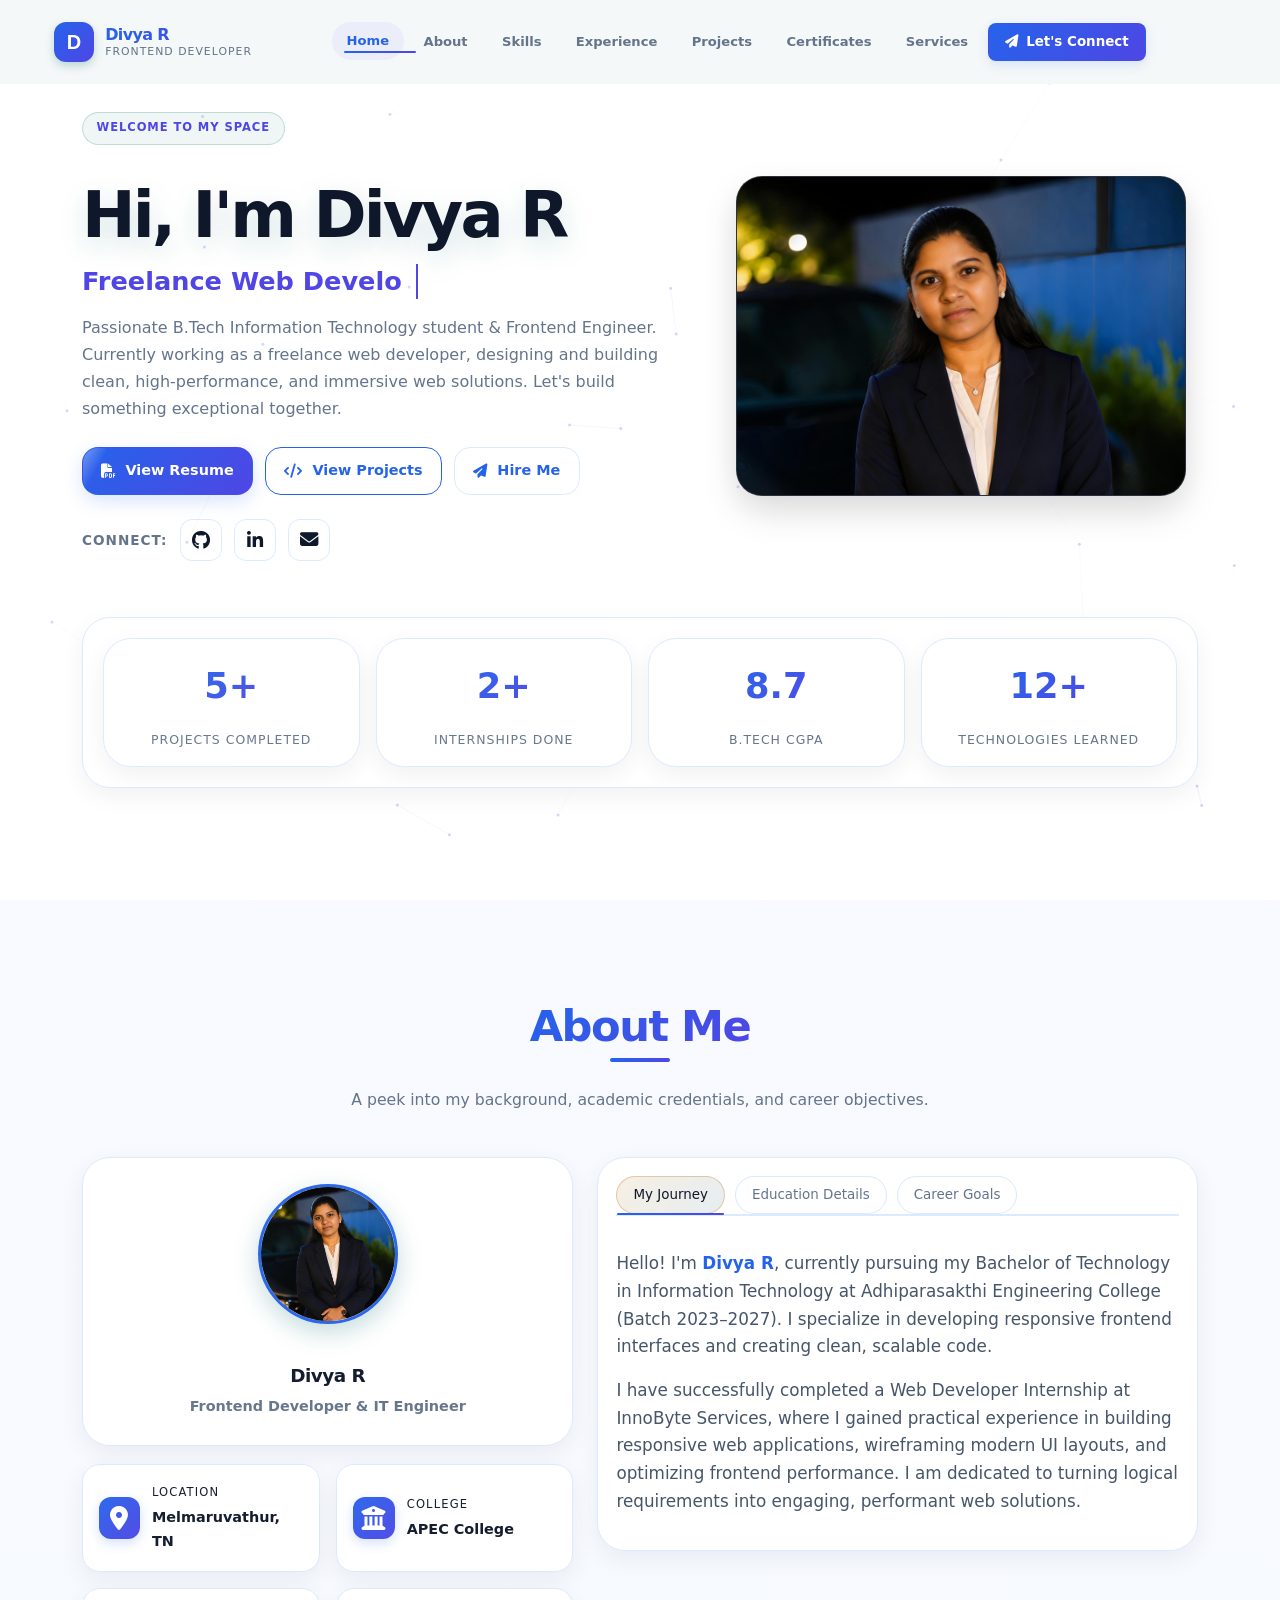
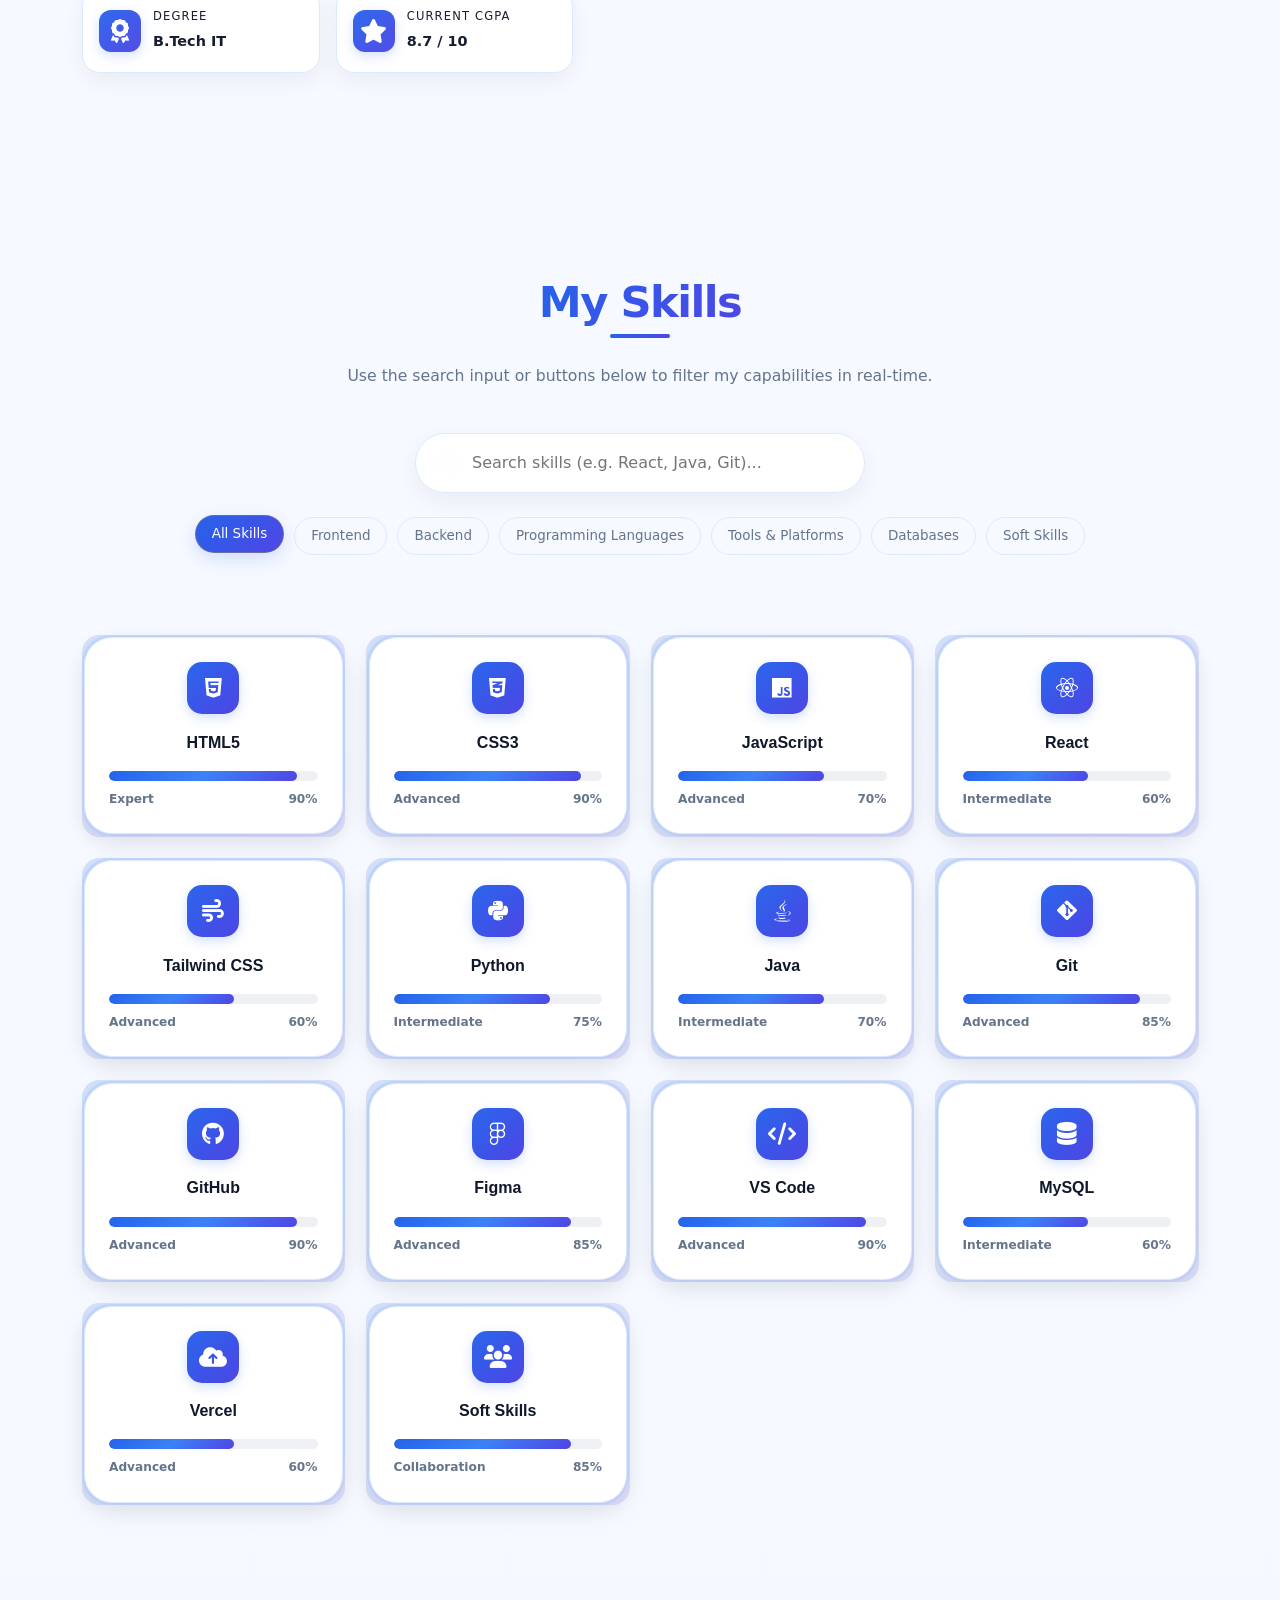
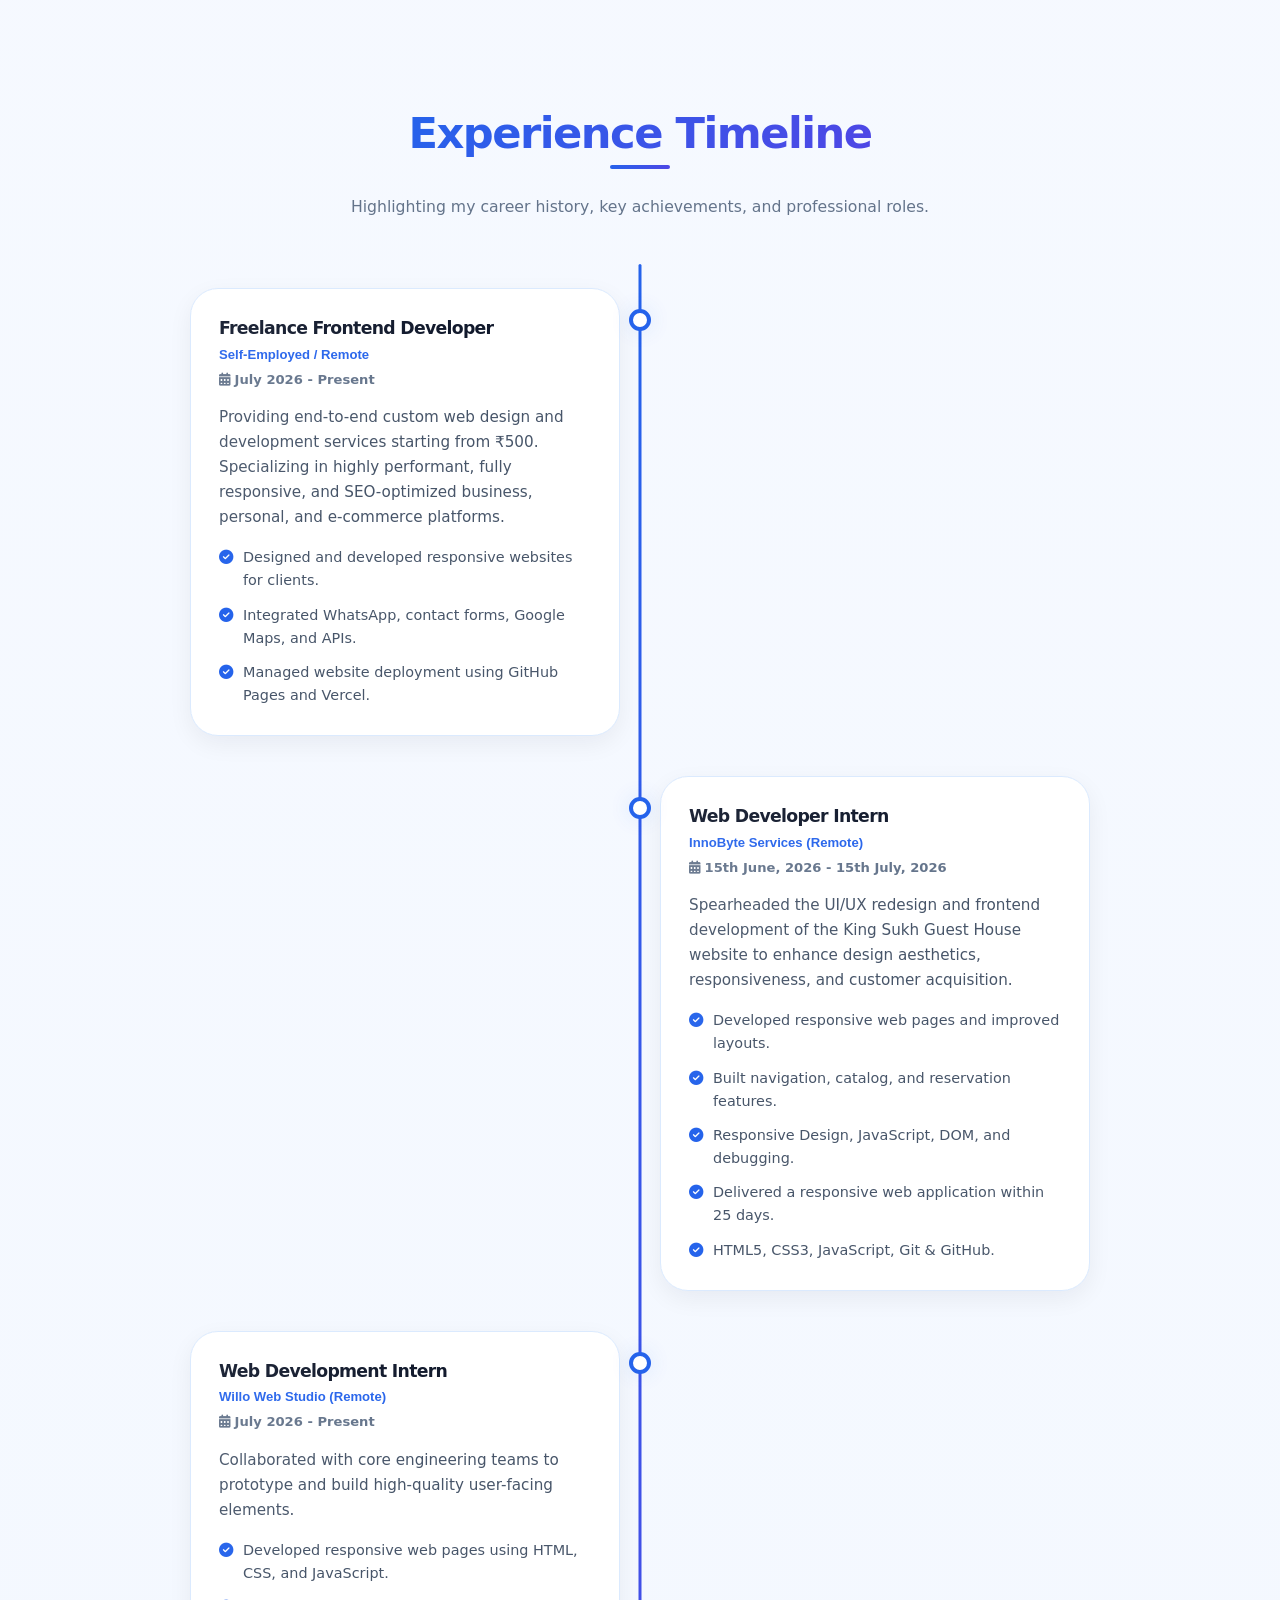
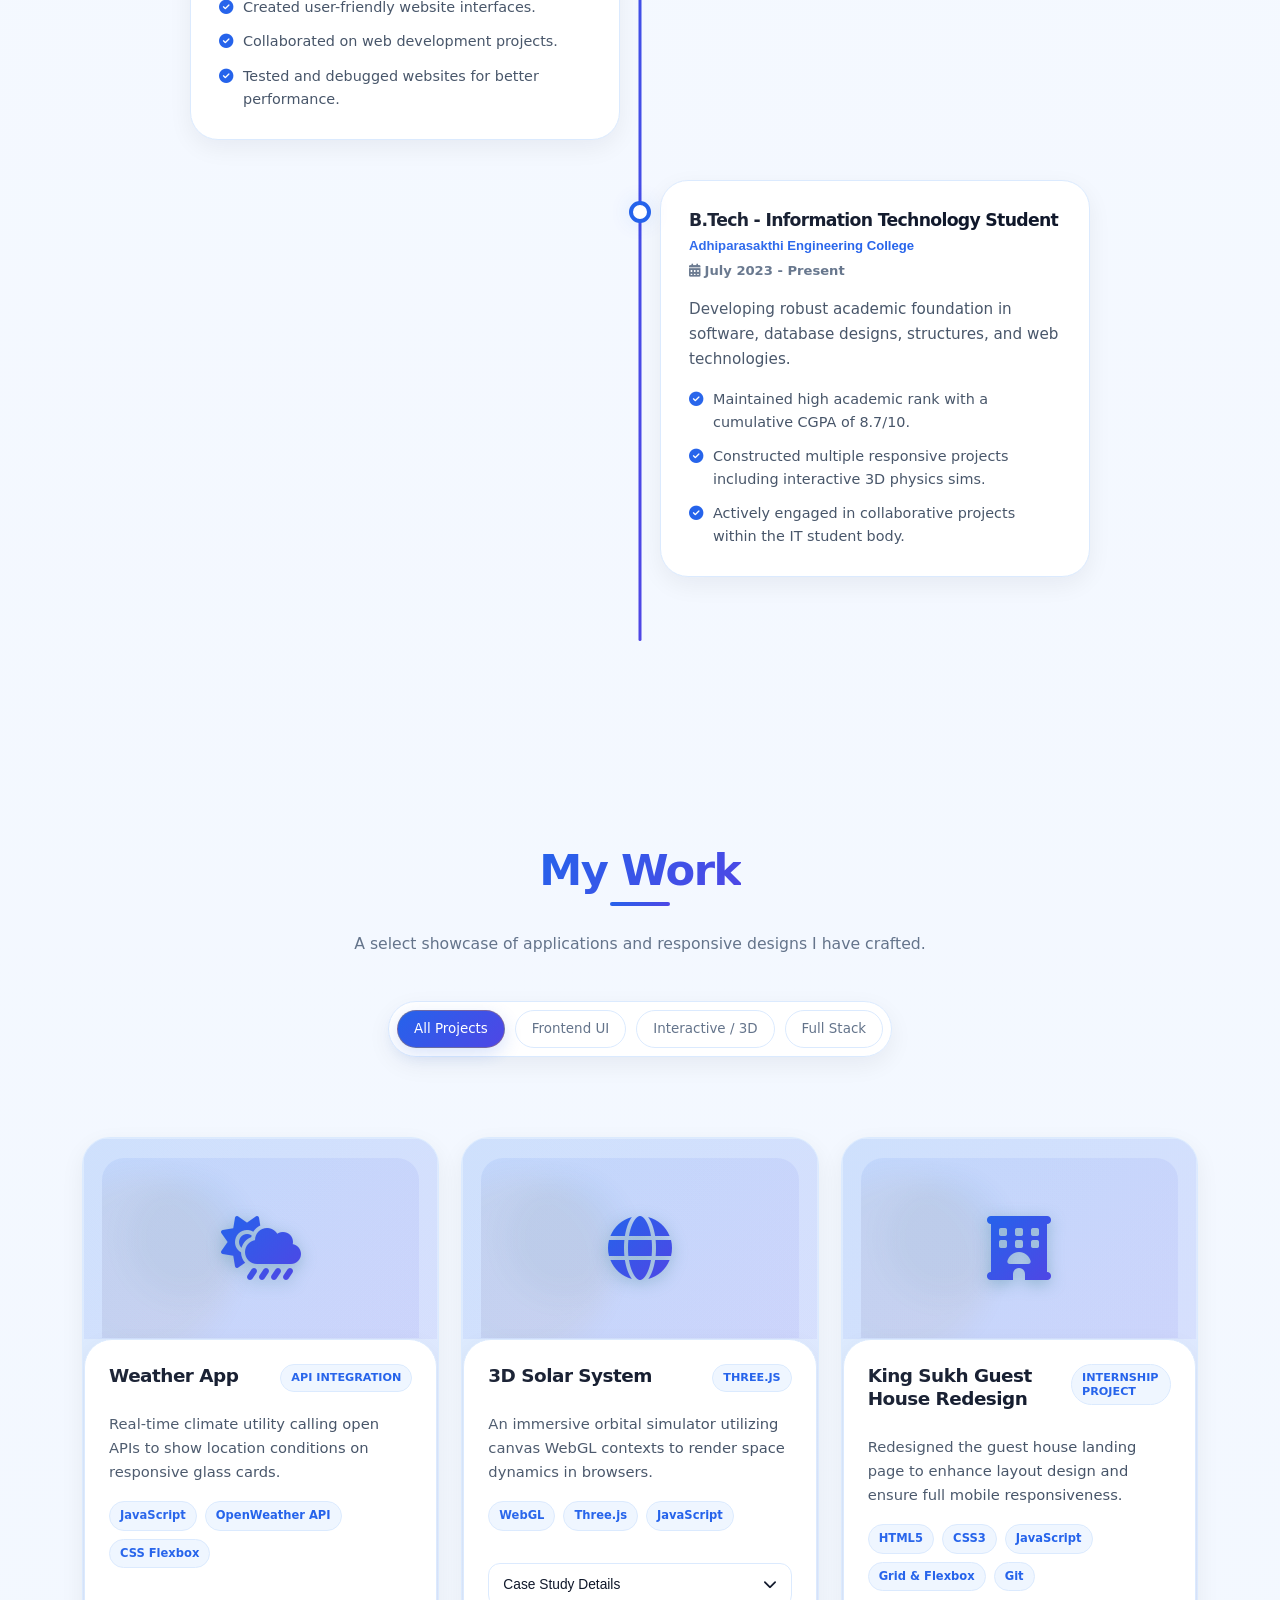
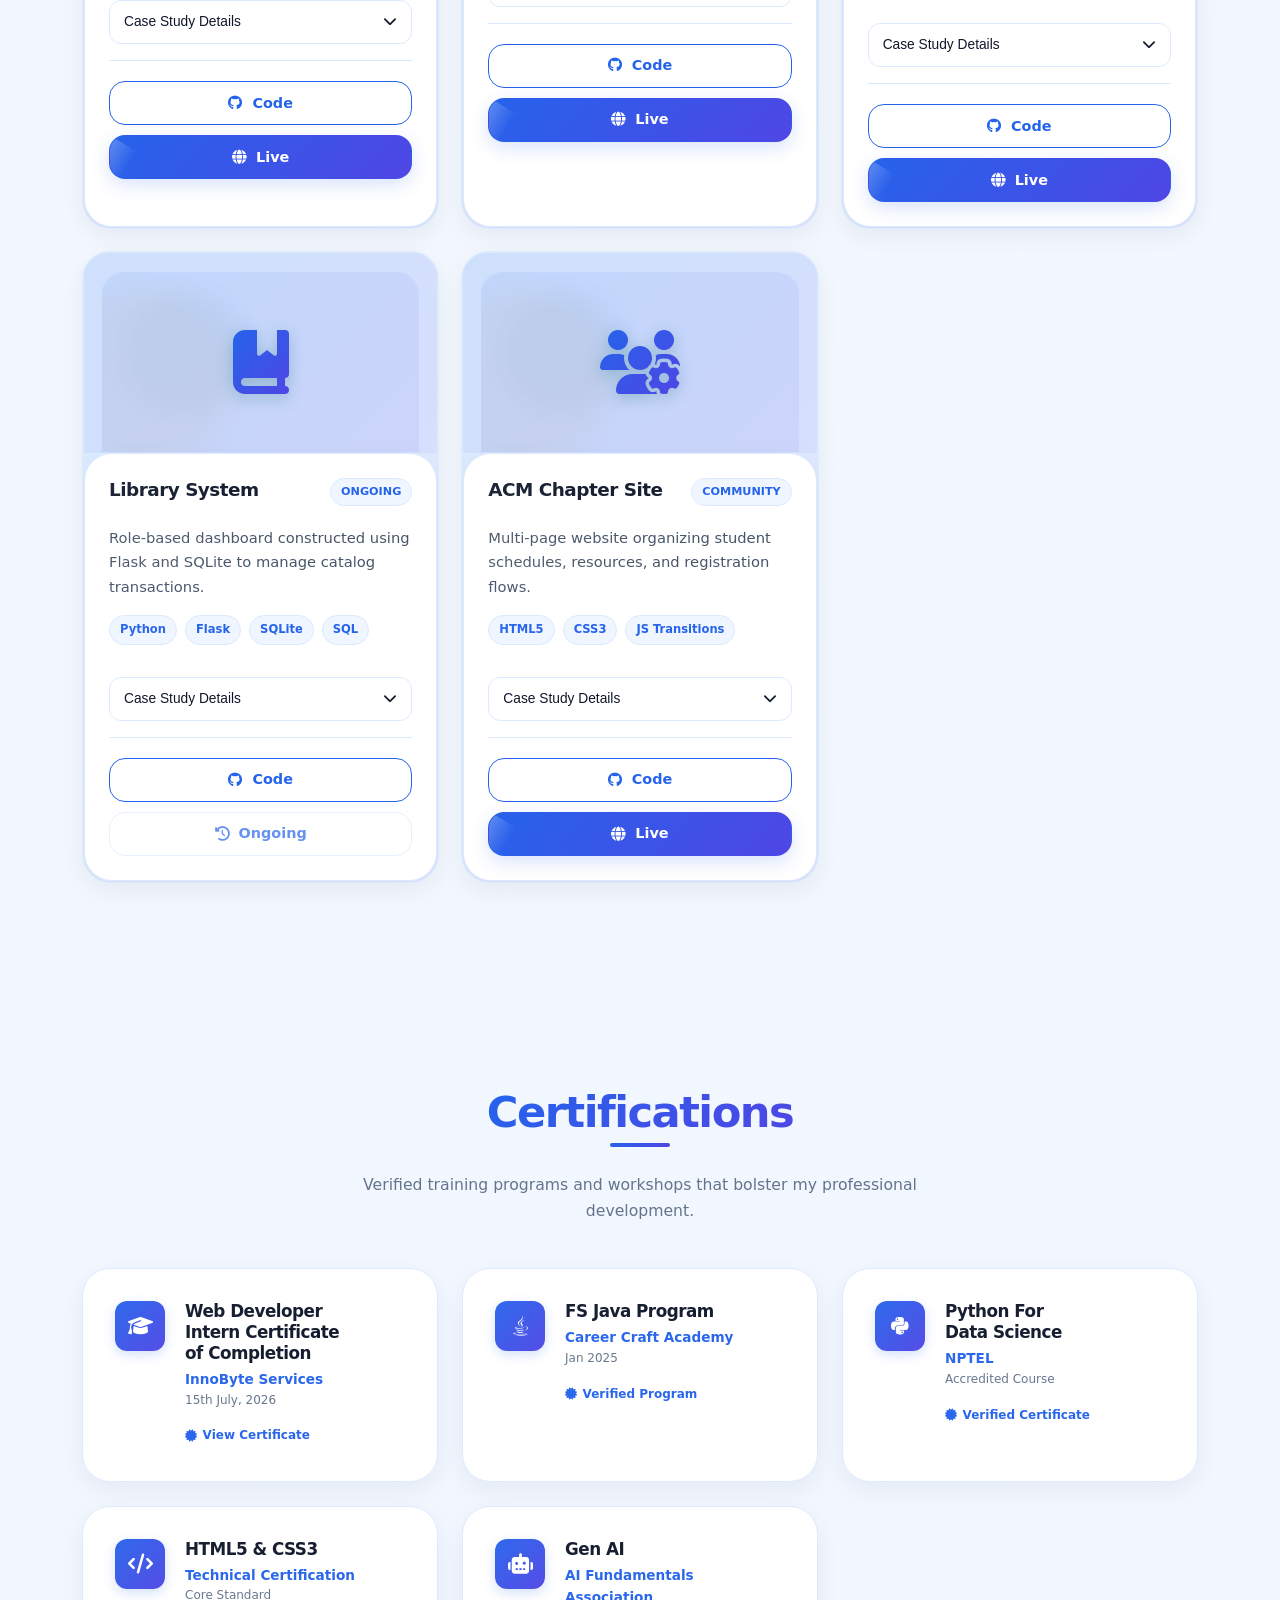
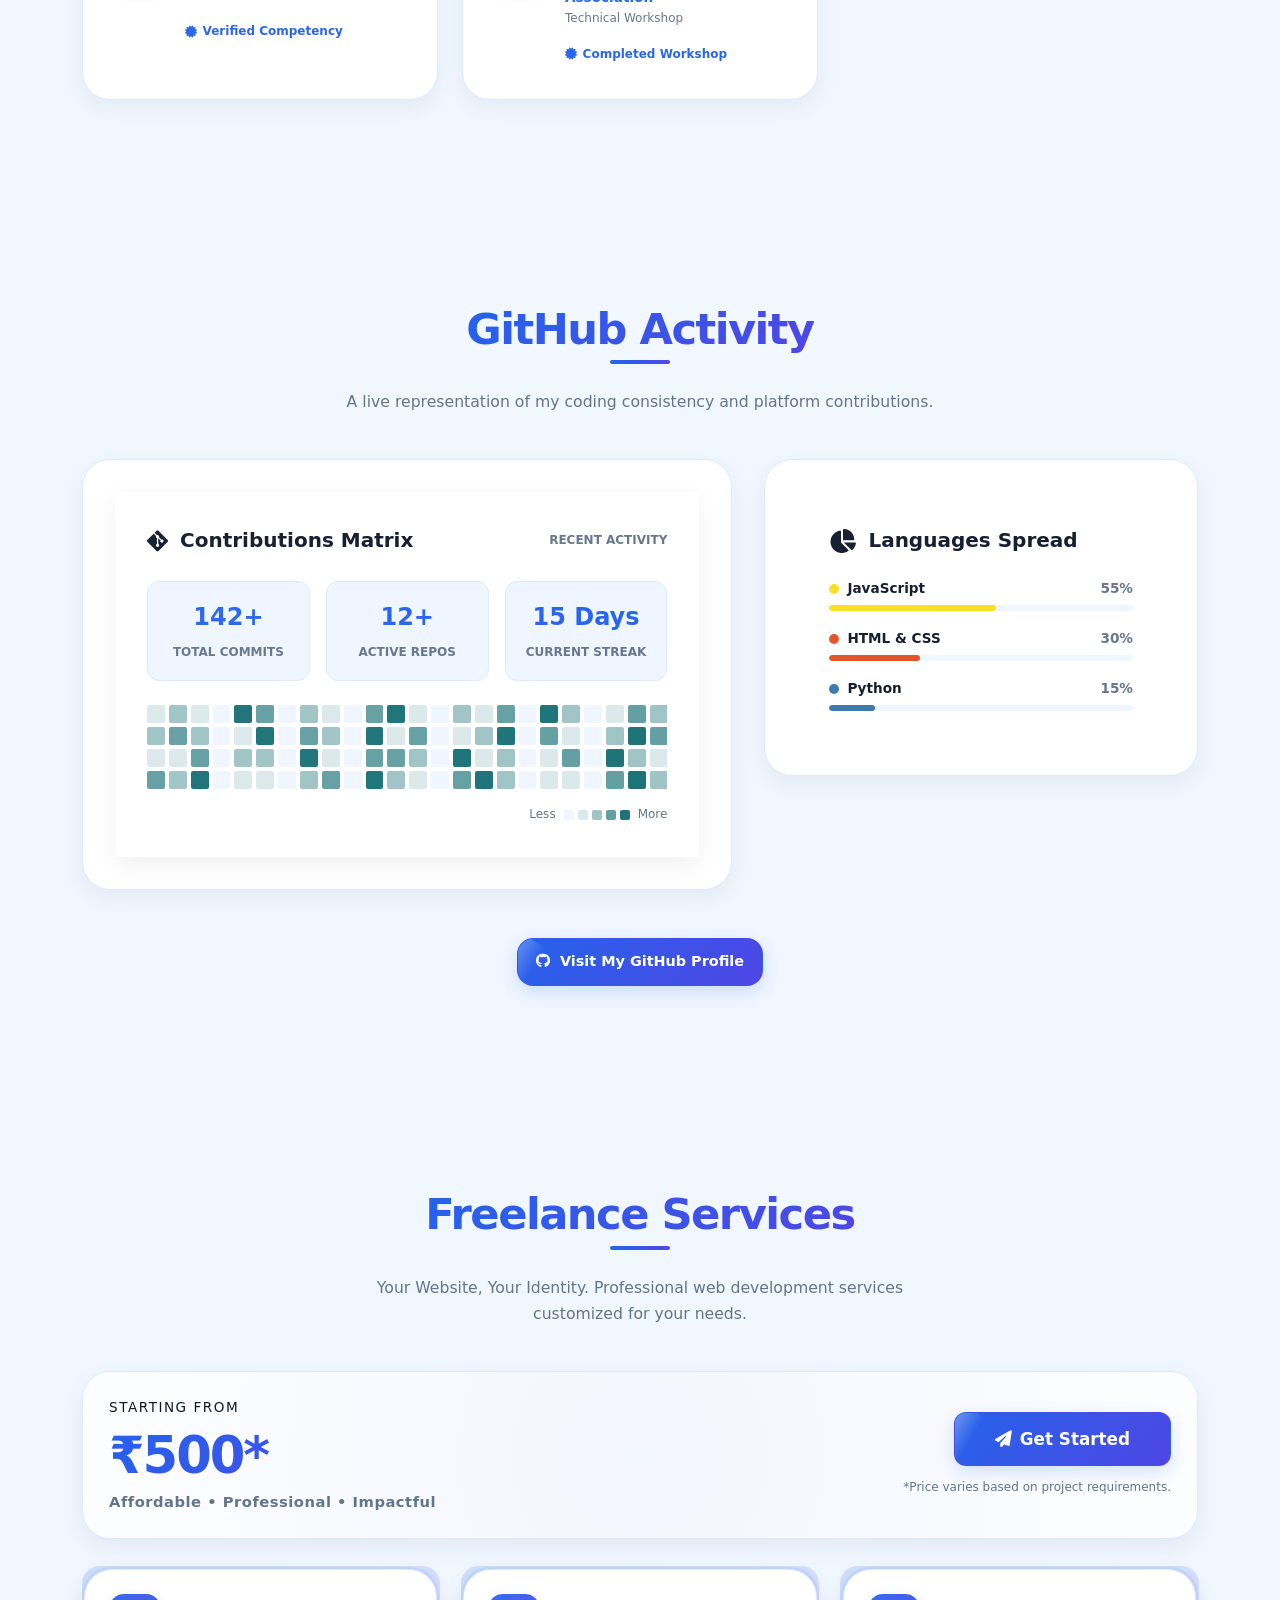
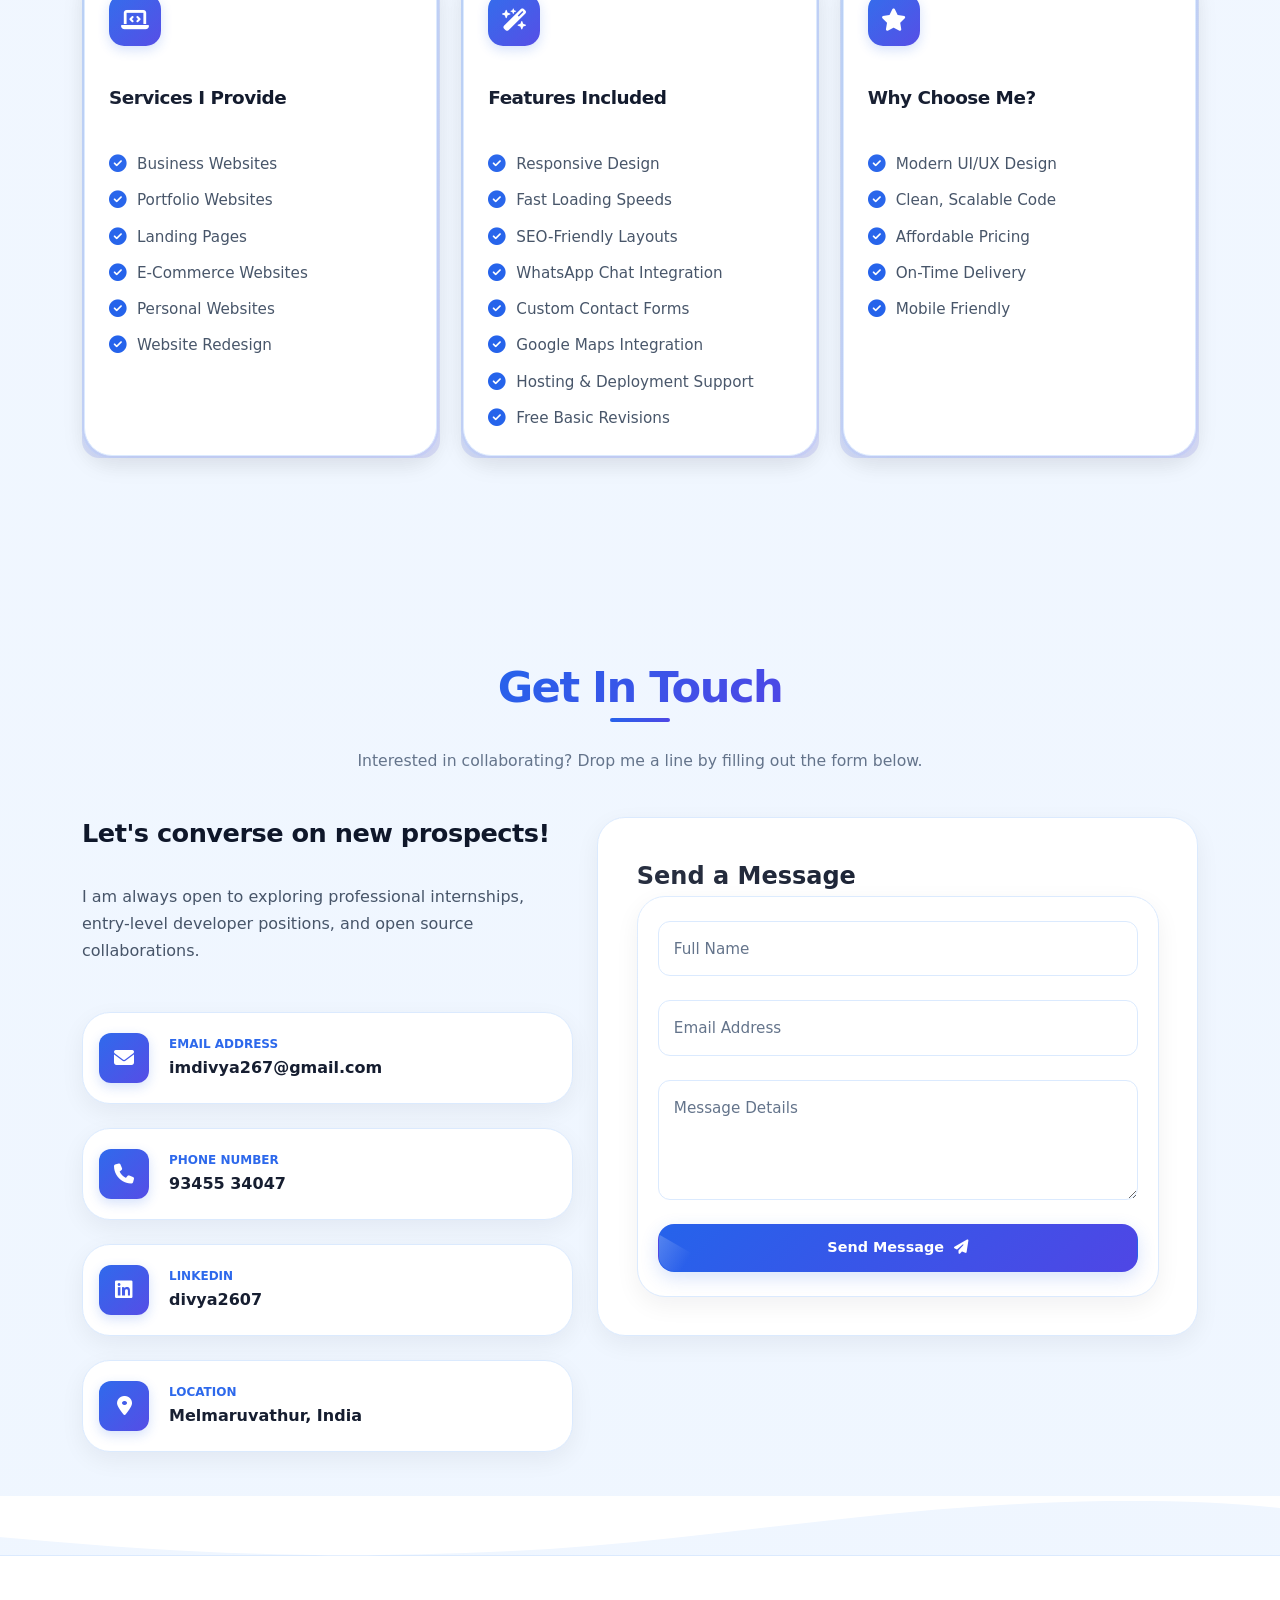
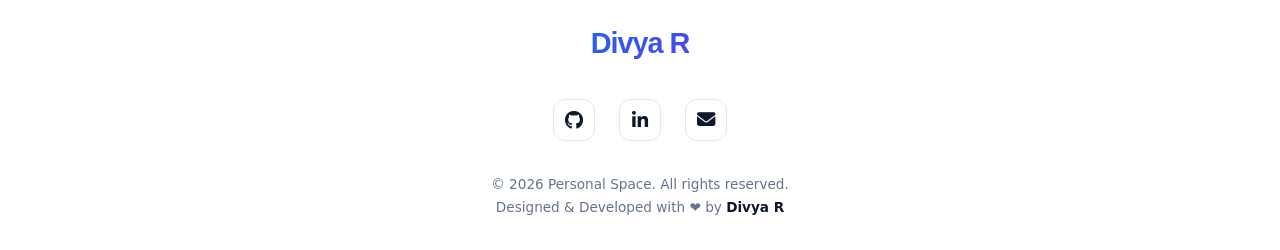
<file: index.html>
<!DOCTYPE html>
<html lang="en" data-theme="light">

<head>
  <!-- 1. Core Meta Tags -->
  <meta charset="UTF-8">
  <meta name="viewport" content="width=device-width, initial-scale=1.0">
  <meta name="description"
    content="Explore the portfolio of Divya R, a freelance frontend developer and B.Tech Information Technology student in Tamil Nadu, India. View responsive web projects, UI/UX work, skills, and contact details.">
  <meta name="author" content="Divya R">
  <meta name="robots" content="index, follow">
  <meta name="theme-color" content="#F5F8F8">
  <link rel="canonical" href="https://divya-portfolio-omega-ten.vercel.app/">

  <title>Divya R | Frontend Developer in Tamil Nadu, India</title>

  <!-- 2. Security Meta Tags -->
  <meta http-equiv="Content-Security-Policy" content="default-src 'self'; script-src 'self' 'unsafe-inline' https://cdn.jsdelivr.net https://www.googletagmanager.com; style-src 'self' 'unsafe-inline' https://fonts.googleapis.com https://cdnjs.cloudflare.com; font-src 'self' https://fonts.gstatic.com https://cdnjs.cloudflare.com; img-src 'self' data: https://divyaharina.github.io; connect-src 'self' https://api.web3forms.com https://api.emailjs.com https://www.google-analytics.com; upgrade-insecure-requests;">

  <!-- 3. Open Graph / Facebook / LinkedIn / WhatsApp Preview -->
  <meta property="og:type" content="website">
  <meta property="og:url" content="https://divya-portfolio-omega-ten.vercel.app/">
  <meta property="og:title" content="Divya R | Frontend Developer in Tamil Nadu, India">
  <meta property="og:description"
    content="Explore Divya R's frontend development portfolio, featuring responsive web projects, UI/UX work, skills, and contact details.">
  <meta property="og:image" content="https://divya-portfolio-omega-ten.vercel.app/assets/image.png">
  <meta property="og:image:alt" content="Divya R, freelance frontend developer">
  <meta property="og:locale" content="en_IN">
  <meta property="og:site_name" content="Divya R Portfolio">

  <!-- 4. Twitter Cards (X Preview) -->
  <meta name="twitter:card" content="summary_large_image">
  <meta name="twitter:url" content="https://divya-portfolio-omega-ten.vercel.app/">
  <meta name="twitter:title" content="Divya R | Frontend Developer in Tamil Nadu, India">
  <meta name="twitter:description"
    content="Explore Divya R's frontend development portfolio, featuring responsive web projects, UI/UX work, skills, and contact details.">
  <meta name="twitter:image" content="https://divya-portfolio-omega-ten.vercel.app/assets/image.png">
  <meta name="twitter:image:alt" content="Divya R, freelance frontend developer">

  <!-- 5. Favicon & Progressive Web App (PWA) Support -->
  <link rel="shortcut icon" href="./favicon.ico" type="image/x-icon">
  <link rel="icon" type="image/png" href="./favicon.png">
  <link rel="icon" type="image/png" sizes="32x32" href="./assets/favicon-32x32.png">
  <link rel="icon" type="image/png" sizes="16x16" href="./assets/favicon-16x16.png">
  <link rel="apple-touch-icon" sizes="180x180" href="./assets/apple-touch-icon.png">
  <link rel="manifest" href="./manifest.webmanifest">

  <!-- 6. Preload Critical Styles & Google Fonts (Performance Optimization) -->
  <link rel="preload" href="css/style.css" as="style">
  <link rel="stylesheet" href="css/style.css">
  <link rel="preconnect" href="https://fonts.googleapis.com">
  <link rel="preconnect" href="https://fonts.gstatic.com" crossorigin>
  <link rel="preload"
    href="https://fonts.googleapis.com/css2?family=Montserrat:wght@400;600;700;800&family=Poppins:wght@300;400;500;600;700&display=swap"
    as="style" onload="this.onload=null;this.rel='stylesheet'">
  <noscript>
    <link rel="stylesheet"
      href="https://fonts.googleapis.com/css2?family=Montserrat:wght@400;600;700;800&family=Poppins:wght@300;400;500;600;700&display=swap">
  </noscript>

  <!-- Font Awesome Icons -->
  <link rel="stylesheet" href="https://cdnjs.cloudflare.com/ajax/libs/font-awesome/6.4.0/css/all.min.css">

  <!-- 7. JSON-LD Structured Data -->
  <script type="application/ld+json">
  {
    "@context": "https://schema.org",
    "@graph": [
      {
        "@type": "ProfilePage",
        "@id": "https://divya-portfolio-omega-ten.vercel.app/#profile",
        "url": "https://divya-portfolio-omega-ten.vercel.app/",
        "name": "Divya R | Frontend Developer in Tamil Nadu, India",
        "mainEntity": { "@id": "https://divya-portfolio-omega-ten.vercel.app/#person" }
      },
      {
        "@type": "Person",
        "@id": "https://divya-portfolio-omega-ten.vercel.app/#person",
        "name": "Divya R",
        "description": "Freelance frontend developer and B.Tech Information Technology student in Tamil Nadu, India.",
        "jobTitle": "Frontend Developer",
        "email": "divyaharina267@gmail.com",
        "url": "https://divya-portfolio-omega-ten.vercel.app/",
        "image": "https://divya-portfolio-omega-ten.vercel.app/assets/image.png",
        "nationality": "Indian",
        "affiliation": {
          "@type": "CollegeOrUniversity",
          "name": "Adhiparasakthi Engineering College",
          "address": {
            "@type": "PostalAddress",
            "addressLocality": "Melmaruvathur",
            "addressRegion": "Tamil Nadu",
            "addressCountry": "IN"
          }
        },
        "sameAs": [
          "https://github.com/DIVYAHARINA",
          "https://www.linkedin.com/in/divya2607/"
        ],
        "knowsAbout": [
          "Frontend Development",
          "Web Development",
          "HTML5",
          "CSS3",
          "JavaScript",
          "React.js",
          "Responsive Web Design",
          "Git",
          "GitHub"
        ]
      }
    ]
  }
  </script>

  <!-- 8. Google Analytics (GA4) Integration -->
  <script async src="https://www.googletagmanager.com/gtag/js?id=G-XXXXXXXXXX"></script>
  <script>
    window.dataLayer = window.dataLayer || [];
    function gtag(){dataLayer.push(arguments);}
    gtag('js', new Date());
    gtag('config', 'G-XXXXXXXXXX');
  </script>
</head>

<body>

  <!-- 1. LOADING SCREEN PRELOADER -->
  <div class="preloader" id="preloader">
    <div class="loader-logo">DIVYA.R</div>
    <div class="loader-bar-bg">
      <div class="loader-bar"></div>
    </div>
  </div>

  <!-- 2. SCROLL PROGRESS BAR -->
  <div class="scroll-progress-bar" id="scrollProgress"></div>

  <!-- 3. CANVAS FOR INTERACTIVE PARTICLES BACKGROUND -->
  <canvas id="particles-canvas"></canvas>
  <div class="cursor-glow" id="cursorGlow"></div>

  <!-- 4. NAVIGATION BAR -->
  <header class="header" id="header">
    <div class="container header-content">
      <a href="#home" class="logo-container">
        <div class="logo-icon">D</div>
        <div class="logo-text">
          <span class="logo-title">Divya R</span>
          <span class="logo-sub">Frontend Developer</span>
        </div>
      </a>

      <nav class="nav-wrapper">
        <ul class="nav-menu" id="navMenu">
          <li><a href="#home" class="nav-link active">Home</a></li>
          <li><a href="#about" class="nav-link">About</a></li>
          <li><a href="#skills" class="nav-link">Skills</a></li>
          <li><a href="#experience" class="nav-link">Experience</a></li>
          <li><a href="#projects" class="nav-link">Projects</a></li>
          <li><a href="#certificates" class="nav-link">Certificates</a></li>
          <li><a href="#services" class="nav-link">Services</a></li>
          <li><a href="#contact" class="nav-link nav-connect-btn"><i class="fa-solid fa-paper-plane"></i> Let's Connect</a></li>
        </ul>
      </nav>

      <div class="header-actions">
        <button class="menu-toggle" id="menuToggleBtn" aria-label="Toggle Mobile Menu">
          <span></span>
          <span></span>
          <span></span>
        </button>
      </div>
    </div>
  </header>

  <!-- 5. HERO SECTION -->
  <section class="hero section" id="home">
    <div class="container">
      <div class="hero-grid">
        <div class="hero-text reveal">
          <span class="hero-hello">Welcome to my space</span>
          <h1 class="hero-name">Hi, I'm Divya R</h1>
          <div class="hero-title-wrap">
            <span id="role-text">Frontend Developer</span>
            <span class="hero-role-cursor"></span>
          </div>
          <p class="hero-desc">
            Passionate B.Tech Information Technology student & Frontend Engineer. Currently working as a freelance web developer, designing and building clean, high-performance, and immersive web solutions. Let's build something exceptional together.
          </p>
          <div class="hero-btns">
            <button class="btn btn-primary" id="viewResumeBtn">
              <i class="fa-solid fa-file-pdf"></i> View Resume
            </button>
            <a href="#projects" class="btn btn-secondary">
              <i class="fa-solid fa-code"></i> View Projects
            </a>
            <a href="#contact" class="btn btn-glass">
              <i class="fa-solid fa-paper-plane"></i> Hire Me
            </a>
          </div>
          <div class="hero-socials">
            <span class="hero-socials-label">Connect:</span>
            <a href="https://github.com/DIVYAHARINA" target="_blank" class="social-icon" aria-label="GitHub">
              <i class="fa-brands fa-github"></i>
            </a>
            <a href="https://www.linkedin.com/in/divya2607/" target="_blank" class="social-icon" aria-label="LinkedIn">
              <i class="fa-brands fa-linkedin-in"></i>
            </a>
            <a href="mailto:divyaharina267@gmail.com" class="social-icon" aria-label="Email">
              <i class="fa-solid fa-envelope"></i>
            </a>
          </div>
        </div>

        <div class="hero-avatar-container zoom-in">
          <div class="avatar-wrapper">
            <div class="avatar-border-gradient"></div>
            <div class="avatar-inner">
              <!-- Divya R's Profile Photo -->
              <img src="assets/image.png" alt="Divya R - Frontend Developer Portfolio Photo" width="320" height="320" style="width: 100%; height: 100%; object-fit: cover;">
            </div>
          </div>
        </div>
      </div>

      <!-- HERO STATS CARD -->
      <div class="hero-stats glass-card reveal">
        <div class="stat-item">
          <span class="stat-number" data-target="5">0</span>
          <span class="stat-label">Projects Completed</span>
        </div>
        <div class="stat-item">
          <span class="stat-number" data-target="2">0</span>
          <span class="stat-label">Internships Done</span>
        </div>
        <div class="stat-item">
          <span class="stat-number" data-target="8.7" data-decimals="1">0</span>
          <span class="stat-label">B.Tech CGPA</span>
        </div>
        <div class="stat-item">
          <span class="stat-number" data-target="12">0</span>
          <span class="stat-label">Technologies Learned</span>
        </div>
      </div>
    </div>
  </section>

  <!-- ===================== ABOUT SECTION ===================== -->
  <section class="about section" id="about">
    <div class="container">
      <div class="section-title reveal">
        <h2>About Me</h2>
        <p>A peek into my background, academic credentials, and career objectives.</p>
      </div>

      <div class="about-grid">
        <div class="about-left reveal">
          <div class="glass-card about-pic-card" style="text-align: center;">
            <div class="about-pic-inner"
              style="overflow: hidden; border-radius: 50%; width: 140px; height: 140px; margin: 0 auto 1.5rem; border: 3px solid var(--primary); display: flex; align-items: center; justify-content: center; background: rgba(255, 255, 255, 0.03);">
              <img src="assets/image.png" alt="Divya R - B.Tech IT Student & Frontend Developer" width="140" height="140" loading="lazy" style="width: 100%; height: 100%; object-fit: cover;">
            </div>
            <h3>Divya R</h3>
            <p>Frontend Developer & IT Engineer</p>
          </div>

          <div class="about-quick-facts">
            <div class="glass-card fact-item">
              <div class="fact-icon"><i class="fa-solid fa-location-dot"></i></div>
              <div class="fact-details">
                <span class="fact-title">Location</span>
                <span class="fact-value">Melmaruvathur, TN</span>
              </div>
            </div>
            <div class="glass-card fact-item">
              <div class="fact-icon"><i class="fa-solid fa-university"></i></div>
              <div class="fact-details">
                <span class="fact-title">College</span>
                <span class="fact-value">APEC College</span>
              </div>
            </div>
            <div class="glass-card fact-item">
              <div class="fact-icon"><i class="fa-solid fa-award"></i></div>
              <div class="fact-details">
                <span class="fact-title">Degree</span>
                <span class="fact-value">B.Tech IT</span>
              </div>
            </div>
            <div class="glass-card fact-item">
              <div class="fact-icon"><i class="fa-solid fa-star"></i></div>
              <div class="fact-details">
                <span class="fact-title">Current CGPA</span>
                <span class="fact-value">8.7 / 10</span>
              </div>
            </div>
          </div>
        </div>

        <div class="about-right reveal">
          <div class="about-tabs">
            <button class="tab-btn active" data-tab="about-tab-1">My Journey</button>
            <button class="tab-btn" data-tab="about-tab-2">Education Details</button>
            <button class="tab-btn" data-tab="about-tab-3">Career Goals</button>
          </div>

          <!-- TAB 1: Professional About Me -->
          <div class="tab-content-panel active" id="about-tab-1">
            <p class="tab-text">
              Hello! I'm <strong class="about-highlight">Divya R</strong>, currently pursuing my Bachelor of Technology
              in Information Technology at Adhiparasakthi Engineering College (Batch 2023–2027). I specialize in
              developing responsive frontend interfaces and creating clean, scalable code.
            </p>
            <p class="tab-text">
              I have successfully completed a Web Developer Internship at InnoByte Services, where I gained practical experience
              in building responsive web applications, wireframing modern UI layouts, and optimizing frontend performance. 
              I am dedicated to turning logical requirements into engaging, performant web solutions.
            </p>
          </div>

          <!-- TAB 2: Education -->
          <div class="tab-content-panel" id="about-tab-2">
            <div class="edu-timeline">
              <div class="edu-timeline-item">
                <div class="edu-timeline-icon"><i class="fa-solid fa-university"></i></div>
                <div class="edu-timeline-content">
                  <h4>Adhiparasakthi Engineering College</h4>
                  <p class="edu-timeline-degree">B.Tech - Information Technology</p>
                  <div class="edu-timeline-meta">
                    <span>2023 - 2027 (Expected)</span>
                    <span class="edu-timeline-gpa">CGPA: 8.7</span>
                  </div>
                </div>
              </div>
              <div class="edu-timeline-item">
                <div class="edu-timeline-icon"><i class="fa-solid fa-book-open"></i></div>
                <div class="edu-timeline-content">
                  <h4>Government Higher Secondary School</h4>
                  <p class="edu-timeline-degree">Higher Secondary School Certificate (HSC)</p>
                  <div class="edu-timeline-meta">
                    <span>2010 - 2022</span>
                  </div>
                </div>
              </div>
            </div>
          </div>

          <!-- TAB 3: Career Goals -->
          <div class="tab-content-panel" id="about-tab-3">
            <p class="tab-text">
              My goal is to establish myself as a highly skilled Full-Stack Developer. I'm actively expanding my
              knowledge base to cover production-grade backend engines (NodeJS, Flask) while mastering reactive frontend
              styling systems like Tailwind CSS and React.
            </p>
            <p class="tab-text">
              I aim to collaborate with high-performing engineering teams to build software that makes a real impact,
              solving complex business problems while ensuring the best user experience.
            </p>
          </div>
        </div>
      </div>
    </div>
  </section>

  <!-- ===================== SKILLS SECTION ===================== -->
  <section class="skills section" id="skills">
    <div class="container">
      <div class="section-title reveal">
        <h2>My Skills</h2>
        <p>Use the search input or buttons below to filter my capabilities in real-time.</p>
      </div>

      <div class="skills-filter-container reveal">
        <div class="skills-search-wrapper">
          <i class="fa-solid fa-magnifying-glass skills-search-icon"></i>
          <input type="text" id="skillsSearch" class="skills-search-input"
            placeholder="Search skills (e.g. React, Java, Git)..." aria-label="Search skills" autocomplete="off">
        </div>

        <div class="skills-tabs">
          <button class="skill-tab-btn active" data-filter="all">All Skills</button>
          <button class="skill-tab-btn" data-filter="frontend">Frontend</button>
          <button class="skill-tab-btn" data-filter="backend">Backend</button>
          <button class="skill-tab-btn" data-filter="languages">Programming Languages</button>
          <button class="skill-tab-btn" data-filter="tools">Tools & Platforms</button>
          <button class="skill-tab-btn" data-filter="databases">Databases</button>
          <button class="skill-tab-btn" data-filter="soft">Soft Skills</button>
        </div>
      </div>

      <!-- Skills Cards Grid -->
      <div class="skills-cards-grid reveal" id="skillsGrid">
        <!-- 1. HTML -->
        <div class="gradient-border-card skill-card-wrap" data-categories="frontend languages">
          <div class="skill-card-inner">
            <div class="skill-card-icon-wrap"><i class="fa-brands fa-html5"></i></div>
            <span class="skill-card-name">HTML5</span>
            <div class="skill-progress-container">
              <div class="skill-progress-bar-bg">
                <div class="skill-progress-fill" data-progress="90%"></div>
              </div>
              <div class="skill-progress-meta">
                <span>Expert</span>
                <span>90%</span>
              </div>
            </div>
          </div>
        </div>

        <!-- 2. CSS -->
        <div class="gradient-border-card skill-card-wrap" data-categories="frontend languages">
          <div class="skill-card-inner">
            <div class="skill-card-icon-wrap"><i class="fa-brands fa-css3-alt"></i></div>
            <span class="skill-card-name">CSS3</span>
            <div class="skill-progress-container">
              <div class="skill-progress-bar-bg">
                <div class="skill-progress-fill" data-progress="90%"></div>
              </div>
              <div class="skill-progress-meta">
                <span>Advanced</span>
                <span>90%</span>
              </div>
            </div>
          </div>
        </div>

        <!-- 3. JS -->
        <div class="gradient-border-card skill-card-wrap" data-categories="frontend languages">
          <div class="skill-card-inner">
            <div class="skill-card-icon-wrap"><i class="fa-brands fa-js"></i></div>
            <span class="skill-card-name">JavaScript</span>
            <div class="skill-progress-container">
              <div class="skill-progress-bar-bg">
                <div class="skill-progress-fill" data-progress="70%"></div>
              </div>
              <div class="skill-progress-meta">
                <span>Advanced</span>
                <span>70%</span>
              </div>
            </div>
          </div>
        </div>

        <!-- 4. React -->
        <div class="gradient-border-card skill-card-wrap" data-categories="frontend">
          <div class="skill-card-inner">
            <div class="skill-card-icon-wrap"><i class="fa-brands fa-react"></i></div>
            <span class="skill-card-name">React</span>
            <div class="skill-progress-container">
              <div class="skill-progress-bar-bg">
                <div class="skill-progress-fill" data-progress="60%"></div>
              </div>
              <div class="skill-progress-meta">
                <span>Intermediate</span>
                <span>60%</span>
              </div>
            </div>
          </div>
        </div>

        <!-- 5. Tailwind CSS -->
        <div class="gradient-border-card skill-card-wrap" data-categories="frontend">
          <div class="skill-card-inner">
            <div class="skill-card-icon-wrap"><i class="fa-solid fa-wind"></i></div>
            <span class="skill-card-name">Tailwind CSS</span>
            <div class="skill-progress-container">
              <div class="skill-progress-bar-bg">
                <div class="skill-progress-fill" data-progress="60%"></div>
              </div>
              <div class="skill-progress-meta">
                <span>Advanced</span>
                <span>60%</span>
              </div>
            </div>
          </div>
        </div>

        <!-- 6. Python -->
        <div class="gradient-border-card skill-card-wrap" data-categories="languages backend">
          <div class="skill-card-inner">
            <div class="skill-card-icon-wrap"><i class="fa-brands fa-python"></i></div>
            <span class="skill-card-name">Python</span>
            <div class="skill-progress-container">
              <div class="skill-progress-bar-bg">
                <div class="skill-progress-fill" data-progress="75%"></div>
              </div>
              <div class="skill-progress-meta">
                <span>Intermediate</span>
                <span>75%</span>
              </div>
            </div>
          </div>
        </div>

        <!-- 7. Java -->
        <div class="gradient-border-card skill-card-wrap" data-categories="languages backend">
          <div class="skill-card-inner">
            <div class="skill-card-icon-wrap"><i class="fa-brands fa-java"></i></div>
            <span class="skill-card-name">Java</span>
            <div class="skill-progress-container">
              <div class="skill-progress-bar-bg">
                <div class="skill-progress-fill" data-progress="70%"></div>
              </div>
              <div class="skill-progress-meta">
                <span>Intermediate</span>
                <span>70%</span>
              </div>
            </div>
          </div>
        </div>

        <!-- 8. Git -->
        <div class="gradient-border-card skill-card-wrap" data-categories="tools">
          <div class="skill-card-inner">
            <div class="skill-card-icon-wrap"><i class="fa-brands fa-git-alt"></i></div>
            <span class="skill-card-name">Git</span>
            <div class="skill-progress-container">
              <div class="skill-progress-bar-bg">
                <div class="skill-progress-fill" data-progress="85%"></div>
              </div>
              <div class="skill-progress-meta">
                <span>Advanced</span>
                <span>85%</span>
              </div>
            </div>
          </div>
        </div>

        <!-- 9. GitHub -->
        <div class="gradient-border-card skill-card-wrap" data-categories="tools">
          <div class="skill-card-inner">
            <div class="skill-card-icon-wrap"><i class="fa-brands fa-github"></i></div>
            <span class="skill-card-name">GitHub</span>
            <div class="skill-progress-container">
              <div class="skill-progress-bar-bg">
                <div class="skill-progress-fill" data-progress="90%"></div>
              </div>
              <div class="skill-progress-meta">
                <span>Advanced</span>
                <span>90%</span>
              </div>
            </div>
          </div>
        </div>

        <!-- 10. Figma -->
        <div class="gradient-border-card skill-card-wrap" data-categories="tools">
          <div class="skill-card-inner">
            <div class="skill-card-icon-wrap"><i class="fa-brands fa-figma"></i></div>
            <span class="skill-card-name">Figma</span>
            <div class="skill-progress-container">
              <div class="skill-progress-bar-bg">
                <div class="skill-progress-fill" data-progress="85%"></div>
              </div>
              <div class="skill-progress-meta">
                <span>Advanced</span>
                <span>85%</span>
              </div>
            </div>
          </div>
        </div>

        <!-- 11. VS Code -->
        <div class="gradient-border-card skill-card-wrap" data-categories="tools">
          <div class="skill-card-inner">
            <div class="skill-card-icon-wrap"><i class="fa-solid fa-code"></i></div>
            <span class="skill-card-name">VS Code</span>
            <div class="skill-progress-container">
              <div class="skill-progress-bar-bg">
                <div class="skill-progress-fill" data-progress="90%"></div>
              </div>
              <div class="skill-progress-meta">
                <span>Advanced</span>
                <span>90%</span>
              </div>
            </div>
          </div>
        </div>

        <!-- 12. MySQL -->
        <div class="gradient-border-card skill-card-wrap" data-categories="databases backend">
          <div class="skill-card-inner">
            <div class="skill-card-icon-wrap"><i class="fa-solid fa-database"></i></div>
            <span class="skill-card-name">MySQL</span>
            <div class="skill-progress-container">
              <div class="skill-progress-bar-bg">
                <div class="skill-progress-fill" data-progress="60%"></div>
              </div>
              <div class="skill-progress-meta">
                <span>Intermediate</span>
                <span>60%</span>
              </div>
            </div>
          </div>
        </div>

        <!-- 13. Vercel -->
        <div class="gradient-border-card skill-card-wrap" data-categories="tools">
          <div class="skill-card-inner">
            <div class="skill-card-icon-wrap"><i class="fa-solid fa-cloud-arrow-up"></i></div>
            <span class="skill-card-name">Vercel</span>
            <div class="skill-progress-container">
              <div class="skill-progress-bar-bg">
                <div class="skill-progress-fill" data-progress="60%"></div>
              </div>
              <div class="skill-progress-meta">
                <span>Advanced</span>
                <span>60%</span>
              </div>
            </div>
          </div>
        </div>

        <!-- 13. Soft Skills -->
        <div class="gradient-border-card skill-card-wrap" data-categories="soft">
          <div class="skill-card-inner">
            <div class="skill-card-icon-wrap"><i class="fa-solid fa-users"></i></div>
            <span class="skill-card-name">Soft Skills</span>
            <div class="skill-progress-container">
              <div class="skill-progress-bar-bg">
                <div class="skill-progress-fill" data-progress="85%"></div>
              </div>
              <div class="skill-progress-meta">
                <span>Collaboration</span>
                <span>85%</span>
              </div>
            </div>
          </div>
        </div>
      </div>
    </div>
  </section>

  <!-- ===================== EXPERIENCE SECTION ===================== -->
  <section class="experience section" id="experience">
    <div class="container">
      <div class="section-title reveal">
        <h2>Experience Timeline</h2>
        <p>Highlighting my career history, key achievements, and professional roles.</p>
      </div>

      <div class="timeline-container reveal">
        <div class="timeline-line"></div>

        <!-- Freelance Web Developer Entry -->
        <div class="timeline-item">
          <div class="timeline-dot"></div>
          <div class="timeline-content-wrap">
            <div class="glass-card timeline-card">
              <div class="timeline-header">
                <span class="timeline-role">Freelance Frontend Developer</span>
                <span class="timeline-company">Self-Employed / Remote</span>
                <span class="timeline-duration"><i class="fa-solid fa-calendar-days"></i> July 2026 - Present</span>
              </div>
              <p class="timeline-desc">
                Providing end-to-end custom web design and development services starting from ₹500. Specializing in highly performant, fully responsive, and SEO-optimized business, personal, and e-commerce platforms.
              </p>
              <ul class="timeline-achievements">
                <li><i class="fa-solid fa-circle-check"></i> Designed and developed responsive websites for clients.</li>
                <li><i class="fa-solid fa-circle-check"></i> Integrated WhatsApp, contact forms, Google Maps, and APIs.</li>
                <li><i class="fa-solid fa-circle-check"></i> Managed website deployment using GitHub Pages and Vercel.</li>
              </ul>
            </div>
          </div>
        </div>

        <!-- InnoByte Services -->
        <div class="timeline-item">
          <div class="timeline-dot"></div>
          <div class="timeline-content-wrap">
            <div class="glass-card timeline-card">
              <div class="timeline-header">
                <span class="timeline-role">Web Developer Intern</span>
                <span class="timeline-company">InnoByte Services (Remote)</span>
                <span class="timeline-duration"><i class="fa-solid fa-calendar-days"></i> 15th June, 2026 - 15th July, 2026</span>
              </div>
              <p class="timeline-desc">
                Spearheaded the UI/UX redesign and frontend development of the King Sukh Guest House website to enhance design aesthetics, responsiveness, and customer acquisition.
              </p>
              <ul class="timeline-achievements">
                <li><i class="fa-solid fa-circle-check"></i> Developed responsive web pages and improved layouts.</li>
                <li><i class="fa-solid fa-circle-check"></i> Built navigation, catalog, and reservation features.</li>
                <li><i class="fa-solid fa-circle-check"></i> Responsive Design, JavaScript, DOM, and debugging.</li>
                <li><i class="fa-solid fa-circle-check"></i> Delivered a responsive web application within 25 days.</li>
                <li><i class="fa-solid fa-circle-check"></i> HTML5, CSS3, JavaScript, Git & GitHub.</li>
              </ul>
            </div>
          </div>
        </div>

        <!-- Willo Web Studio -->
        <div class="timeline-item">
          <div class="timeline-dot"></div>
          <div class="timeline-content-wrap">
            <div class="glass-card timeline-card">
              <div class="timeline-header">
                <span class="timeline-role">Web Development Intern</span>
                <span class="timeline-company">Willo Web Studio (Remote)</span>
                <span class="timeline-duration"><i class="fa-solid fa-calendar-days"></i> July 2026 - Present</span>
              </div>
              <p class="timeline-desc">
                Collaborated with core engineering teams to prototype and build high-quality user-facing elements.
              </p>
              <ul class="timeline-achievements">
                <li><i class="fa-solid fa-circle-check"></i> Developed responsive web pages using HTML, CSS, and JavaScript.</li>
                <li><i class="fa-solid fa-circle-check"></i> Created user-friendly website interfaces.</li>
                <li><i class="fa-solid fa-circle-check"></i> Collaborated on web development projects.</li>
                <li><i class="fa-solid fa-circle-check"></i> Tested and debugged websites for better performance.</li>
              </ul>
            </div>
          </div>
        </div>

        <!-- Academic Timeline Milestone -->
        <div class="timeline-item">
          <div class="timeline-dot"></div>
          <div class="timeline-content-wrap">
            <div class="glass-card timeline-card">
              <div class="timeline-header">
                <span class="timeline-role">B.Tech - Information Technology Student</span>
                <span class="timeline-company">Adhiparasakthi Engineering College</span>
                <span class="timeline-duration"><i class="fa-solid fa-calendar-days"></i> July 2023 - Present</span>
              </div>
              <p class="timeline-desc">
                Developing robust academic foundation in software, database designs, structures, and web technologies.
              </p>
              <ul class="timeline-achievements">
                <li><i class="fa-solid fa-circle-check"></i> Maintained high academic rank with a cumulative CGPA of 8.7/10.</li>
                <li><i class="fa-solid fa-circle-check"></i> Constructed multiple responsive projects including interactive 3D physics sims.</li>
                <li><i class="fa-solid fa-circle-check"></i> Actively engaged in collaborative projects within the IT student body.</li>
              </ul>
            </div>
          </div>
        </div>
      </div>
    </div>
  </section>

  <!-- ===================== PROJECTS SECTION ===================== -->
  <section class="projects section" id="projects">
    <div class="container">
      <div class="section-title reveal">
        <h2>My Work</h2>
        <p>A select showcase of applications and responsive designs I have crafted.</p>
      </div>

      <div class="projects-filter-wrapper reveal">
        <div class="projects-tabs">
          <button class="project-tab-btn active" data-filter="all">All Projects</button>
          <button class="project-tab-btn" data-filter="frontend">Frontend UI</button>
          <button class="project-tab-btn" data-filter="graphics">Interactive / 3D</button>
          <button class="project-tab-btn" data-filter="backend">Full Stack</button>
        </div>
      </div>

      <div class="projects-grid reveal" id="projectsGrid">

        <!-- Project 2: Weather Application -->
        <div class="glass-card project-card-wrap" data-categories="frontend">
          <div class="project-img-container">
            <div class="project-graphic">
              <div class="graphic-shapes">
                <div class="graphic-shape-1"></div>
                <div class="graphic-shape-2"></div>
              </div>
              <i class="fa-solid fa-cloud-sun-rain graphic-icon"></i>
            </div>
          </div>
          <div class="project-body">
            <div class="project-title-meta">
              <h3>Weather App</h3>
              <span class="project-badge">API Integration</span>
            </div>
            <p class="project-desc-short">Real-time climate utility calling open APIs to show location conditions on
              responsive glass cards.</p>
            <div class="project-tech-tags">
              <span class="tech-tag">JavaScript</span>
              <span class="tech-tag">OpenWeather API</span>
              <span class="tech-tag">CSS Flexbox</span>
            </div>

            <button class="case-study-trigger">Case Study Details <i class="fa-solid fa-chevron-down"></i></button>
            <div class="case-study-panel">
              <div class="case-study-inner">
                <div class="case-sec">
                  <h4>Problem</h4>
                  <p>Standard weather utilities load heavy tracking packages and fail to display responsive, clean data instantly.</p>
                </div>
                <div class="case-sec">
                  <h4>Solution</h4>
                  <p>Engineered a minimal client calling REST APIs and mapping JSON responses onto visual indicators with strict error traps.</p>
                </div>
                <div class="case-sec">
                  <h4>Features</h4>
                  <ul>
                    <li>Developed a weather app using HTML, CSS, and JavaScript with real time API integration</li>
                    <li>Fetched and displayed live weather data using asynchronous JavaScript ( fetch API )</li>
                    <li>Designed a responsive UI for mobile and desktop compatibility</li>
                  </ul>
                </div>
              </div>
            </div>

            <div class="project-links">
              <a href="https://github.com/DIVYAHARINA/weather-project.git" target="_blank"
                class="btn btn-secondary project-btn" aria-label="View Weather App source code on GitHub"><i class="fa-brands fa-github"></i> Code</a>
              <a href="https://divyaharina.github.io/weather-project/" target="_blank"
                class="btn btn-primary project-btn" aria-label="View Weather App live web application"><i class="fa-solid fa-globe"></i> Live</a>
            </div>
          </div>
        </div>

        <!-- Project 3: 3D Solar System -->
        <div class="glass-card project-card-wrap" data-categories="graphics">
          <div class="project-img-container">
            <div class="project-graphic">
              <div class="graphic-shapes">
                <div class="graphic-shape-1"></div>
                <div class="graphic-shape-2"></div>
              </div>
              <i class="fa-solid fa-globe graphic-icon"></i>
            </div>
          </div>
          <div class="project-body">
            <div class="project-title-meta">
              <h3>3D Solar System</h3>
              <span class="project-badge">Three.js</span>
            </div>
            <p class="project-desc-short">An immersive orbital simulator utilizing canvas WebGL contexts to render space dynamics in browsers.</p>
            <div class="project-tech-tags">
              <span class="tech-tag">WebGL</span>
              <span class="tech-tag">Three.js</span>
              <span class="tech-tag">JavaScript</span>
            </div>

            <button class="case-study-trigger">Case Study Details <i class="fa-solid fa-chevron-down"></i></button>
            <div class="case-study-panel">
              <div class="case-study-inner">
                <div class="case-sec">
                  <h4>Problem</h4>
                  <p>Teaching orbital physics through static 2D figures fails to engage modern students effectively.</p>
                </div>
                <div class="case-sec">
                  <h4>Solution</h4>
                  <p>Rendered realistic spherical meshes mapped with high-definition textures, revolving under physics-based matrices.</p>
                </div>
                <div class="case-sec">
                  <h4>Features</h4>
                  <ul>
                    <li>Built an interactive 3D solar system using Three.js with orbital animations and speed control</li>
                    <li>Implemented real-time rendering and user interactions for better UI experience</li>
                    <li>Applied JavaScript concepts like event handling and 3D transformation</li>
                  </ul>
                </div>
              </div>
            </div>

            <div class="project-links">
              <a href="https://github.com/DIVYAHARINA" target="_blank" class="btn btn-secondary project-btn" aria-label="View 3D Solar System source code on GitHub"><i class="fa-brands fa-github"></i> Code</a>
              <a href="https://divyaharina.github.io/3D-solar-project/" target="_blank"
                class="btn btn-primary project-btn" aria-label="View 3D Solar System live web application"><i class="fa-solid fa-globe"></i> Live</a>
            </div>
          </div>
        </div>

        <!-- Project 4: King Sukh Guest House Redesign -->
        <div class="glass-card project-card-wrap" data-categories="frontend">
          <div class="project-img-container">
            <div class="project-graphic">
              <div class="graphic-shapes">
                <div class="graphic-shape-1"></div>
                <div class="graphic-shape-2"></div>
              </div>
              <i class="fa-solid fa-hotel graphic-icon"></i>
            </div>
          </div>
          <div class="project-body">
            <div class="project-title-meta">
              <h3>King Sukh Guest House Redesign</h3>
              <span class="project-badge">Internship Project</span>
            </div>
            <p class="project-desc-short">Redesigned the guest house landing page to enhance layout design and ensure full mobile responsiveness.</p>
            <div class="project-tech-tags">
              <span class="tech-tag">HTML5</span>
              <span class="tech-tag">CSS3</span>
              <span class="tech-tag">JavaScript</span>
              <span class="tech-tag">Grid & Flexbox</span>
              <span class="tech-tag">Git</span>
            </div>

            <button class="case-study-trigger">Case Study Details <i class="fa-solid fa-chevron-down"></i></button>
            <div class="case-study-panel">
              <div class="case-study-inner">
                <div class="case-sec">
                  <h4>Overview</h4>
                  <p>Redesigned the hotel landing page website to achieve responsive layouts, modern aesthetics, and improved user experience.</p>
                </div>
                <div class="case-sec">
                  <h4>Problem Statement</h4>
                  <p>Outdated online presence, lack of mobile responsiveness, and slow loading times causing potential booking losses.</p>
                </div>
                <div class="case-sec">
                  <h4>Solution</h4>
                  <p>Engineered a visually appealing, fully responsive website utilizing grid and flexbox design patterns and performance optimization.</p>
                </div>
                <div class="case-sec">
                  <h4>Features</h4>
                  <ul>
                    <li>Dynamic image carousel galleries</li>
                    <li>Sleek amenities dashboard layout</li>
                    <li>Validated inquiry forms and responsive navigation</li>
                  </ul>
                </div>
                <div class="case-sec">
                  <h4>Responsibilities</h4>
                  <p>Analysis of layout, wireframing design concepts, frontend implementation, cross-device testing, performance optimization, and project documentation.</p>
                </div>
                <div class="case-sec">
                  <h4>Challenges Faced</h4>
                  <p>Ensuring layout and design consistency across a wide range of mobile and desktop viewport sizes while maintaining the guest house's branding.</p>
                </div>
                <div class="case-sec">
                  <h4>Outcome</h4>
                  <p>Completed the redesign within the 25-day timeline, delivering a highly functional, responsive, and recruiter-friendly web application.</p>
                </div>
              </div>
            </div>

            <div class="project-links">
              <a href="https://github.com/DIVYAHARINA/KingSukh-GuestHouse-Redesign.git" target="_blank"
                class="btn btn-secondary project-btn" aria-label="View King Sukh Guest House Redesign source code on GitHub"><i class="fa-brands fa-github"></i> Code</a>
              <a href="https://divyaharina.github.io/KingSukh-GuestHouse-Redesign/" target="_blank"
                class="btn btn-primary project-btn" aria-label="View King Sukh Guest House Redesign live website"><i class="fa-solid fa-globe"></i> Live</a>
            </div>
          </div>
        </div>

        <!-- Project 5: Library Management System -->
        <div class="glass-card project-card-wrap" data-categories="backend">
          <div class="project-img-container">
            <div class="project-graphic">
              <div class="graphic-shapes">
                <div class="graphic-shape-1"></div>
                <div class="graphic-shape-2"></div>
              </div>
              <i class="fa-solid fa-book-bookmark graphic-icon"></i>
            </div>
          </div>
          <div class="project-body">
            <div class="project-title-meta">
              <h3>Library System</h3>
              <span class="project-badge">Ongoing</span>
            </div>
            <p class="project-desc-short">Role-based dashboard constructed using Flask and SQLite to manage catalog transactions.</p>
            <div class="project-tech-tags">
              <span class="tech-tag">Python</span>
              <span class="tech-tag">Flask</span>
              <span class="tech-tag">SQLite</span>
              <span class="tech-tag">SQL</span>
            </div>

            <button class="case-study-trigger">Case Study Details <i class="fa-solid fa-chevron-down"></i></button>
            <div class="case-study-panel">
              <div class="case-study-inner">
                <div class="case-sec">
                  <h4>Problem</h4>
                  <p>Physical records of checkouts cause inventory discrepancies and slow down daily book handling.</p>
                </div>
                <div class="case-sec">
                  <h4>Solution</h4>
                  <p>Designing a database architecture storing credentials, borrow status, and due logs, linking it with a Python API.</p>
                </div>
                <div class="case-sec">
                  <h4>Features</h4>
                  <ul>
                    <li>Admin dashboard tools</li>
                    <li>Automatic fine counter metrics</li>
                    <li>Student catalog checkouts tracker</li>
                  </ul>
                </div>
              </div>
            </div>

            <div class="project-links">
              <a href="https://github.com/DIVYAHARINA" target="_blank" class="btn btn-secondary project-btn" aria-label="View Library Management System source code on GitHub"><i class="fa-brands fa-github"></i> Code</a>
              <button class="btn btn-glass project-btn" style="pointer-events: none; opacity: 0.7;" disabled><i class="fa-solid fa-clock-rotate-left"></i> Ongoing</button>
            </div>
          </div>
        </div>

        <!-- Project 6: ACM Student Chapter Hub -->
        <div class="glass-card project-card-wrap" data-categories="frontend">
          <div class="project-img-container">
            <div class="project-graphic">
              <div class="graphic-shapes">
                <div class="graphic-shape-1"></div>
                <div class="graphic-shape-2"></div>
              </div>
              <i class="fa-solid fa-users-gear graphic-icon"></i>
            </div>
          </div>
          <div class="project-body">
            <div class="project-title-meta">
              <h3>ACM Chapter Site</h3>
              <span class="project-badge">Community</span>
            </div>
            <p class="project-desc-short">Multi-page website organizing student schedules, resources, and registration flows.</p>
            <div class="project-tech-tags">
              <span class="tech-tag">HTML5</span>
              <span class="tech-tag">CSS3</span>
              <span class="tech-tag">JS Transitions</span>
            </div>

            <button class="case-study-trigger">Case Study Details <i class="fa-solid fa-chevron-down"></i></button>
            <div class="case-study-panel">
              <div class="case-study-inner">
                <div class="case-sec">
                  <h4>Problem</h4>
                  <p>Students struggle to find central academic updates, workshop directories, and computing resources.</p>
                </div>
                <div class="case-sec">
                  <h4>Solution</h4>
                  <p>Built a responsive multi-page web platform featuring styled event logs, academic guides, and registration inputs.</p>
                </div>
                <div class="case-sec">
                  <h4>Features</h4>
                  <ul>
                    <li>Dynamic events schedules feeds</li>
                    <li>Stateful membership registration form</li>
                    <li>Academic resource files server links</li>
                  </ul>
                </div>
              </div>
            </div>

            <div class="project-links">
              <a href="https://github.com/DIVYAHARINA/ACM-CHAPTER-FINAL-SITE.git" target="_blank"
                class="btn btn-secondary project-btn" aria-label="View ACM Student Chapter Website source code on GitHub"><i class="fa-brands fa-github"></i> Code</a>
              <a href="https://divyaharina.github.io/ACM-CHAPTER-FINAL-SITE/" target="_blank"
                class="btn btn-primary project-btn" aria-label="View ACM Student Chapter live website"><i class="fa-solid fa-globe"></i> Live</a>
            </div>
          </div>
        </div>

      </div>
    </div>
  </section>

  <!-- ===================== CERTIFICATES SECTION ===================== -->
  <section class="certificates section" id="certificates">
    <div class="container">
      <div class="section-title reveal">
        <h2>Certifications</h2>
        <p>Verified training programs and workshops that bolster my professional development.</p>
      </div>

      <div class="certifications-grid reveal">
        <!-- Internship Certificate -->
        <div class="glass-card cert-card-inner">
          <div class="cert-icon-box"><i class="fa-solid fa-graduation-cap"></i></div>
          <div class="cert-info">
            <h3>Web Developer Intern Certificate of Completion</h3>
            <span class="cert-org">InnoByte Services</span>
            <span class="cert-date">15th July, 2026</span>
            <a href="assets/certificate.pdf" target="_blank" class="cert-btn"><i class="fa-solid fa-certificate"></i> View Certificate</a>
          </div>
        </div>

        <!-- Certificate 1 -->
        <div class="glass-card cert-card-inner">
          <div class="cert-icon-box"><i class="fa-brands fa-java"></i></div>
          <div class="cert-info">
            <h3>FS Java Program</h3>
            <span class="cert-org">Career Craft Academy</span>
            <span class="cert-date">Jan 2025</span>
            <button class="cert-btn"><i class="fa-solid fa-certificate"></i> Verified Program</button>
          </div>
        </div>

        <!-- Certificate 2 -->
        <div class="glass-card cert-card-inner">
          <div class="cert-icon-box"><i class="fa-brands fa-python"></i></div>
          <div class="cert-info">
            <h3>Python For Data Science</h3>
            <span class="cert-org">NPTEL</span>
            <span class="cert-date">Accredited Course</span>
            <button class="cert-btn"><i class="fa-solid fa-certificate"></i> Verified Certificate</button>
          </div>
        </div>

        <!-- Certificate 3 -->
        <div class="glass-card cert-card-inner">
          <div class="cert-icon-box"><i class="fa-solid fa-code"></i></div>
          <div class="cert-info">
            <h3>HTML5 &amp; CSS3</h3>
            <span class="cert-org">Technical Certification</span>
            <span class="cert-date">Core Standard</span>
            <button class="cert-btn"><i class="fa-solid fa-certificate"></i> Verified Competency</button>
          </div>
        </div>

        <!-- Certificate 4 -->
        <div class="glass-card cert-card-inner">
          <div class="cert-icon-box"><i class="fa-solid fa-robot"></i></div>
          <div class="cert-info">
            <h3>Gen AI</h3>
            <span class="cert-org">AI Fundamentals Association</span>
            <span class="cert-date">Technical Workshop</span>
            <button class="cert-btn"><i class="fa-solid fa-certificate"></i> Completed Workshop</button>
          </div>
        </div>
      </div>
    </div>
  </section>

  <!-- ===================== GITHUB SECTION ===================== -->
  <section class="github section" id="github">
    <div class="container">
      <div class="section-title reveal">
        <h2>GitHub Activity</h2>
        <p>A live representation of my coding consistency and platform contributions.</p>
      </div>

      <div class="github-dashboard reveal">
        <!-- Contribution Graph Panel -->
        <div class="glass-card github-left">
          <div class="github-graph-card">
            <div class="github-header">
              <span class="github-title"><i class="fa-brands fa-git-alt"></i> Contributions Matrix</span>
              <span class="github-stat-mini-lbl">Recent Activity</span>
            </div>

            <div class="github-stats-row">
              <div class="github-stat-mini">
                <span class="github-stat-mini-num">142+</span>
                <span class="github-stat-mini-lbl">Total Commits</span>
              </div>
              <div class="github-stat-mini">
                <span class="github-stat-mini-num">12+</span>
                <span class="github-stat-mini-lbl">Active Repos</span>
              </div>
              <div class="github-stat-mini">
                <span class="github-stat-mini-num">15 Days</span>
                <span class="github-stat-mini-lbl">Current Streak</span>
              </div>
            </div>

            <!-- Grid Mock graph -->
            <div class="github-grid-scroll">
              <div class="github-grid-mock">
                <div class="github-grid-cell level-1"></div>
                <div class="github-grid-cell level-2"></div>
                <div class="github-grid-cell level-1"></div>
                <div class="github-grid-cell"></div>
                <div class="github-grid-cell level-4"></div>
                <div class="github-grid-cell level-3"></div>
                <div class="github-grid-cell"></div>
                <div class="github-grid-cell level-2"></div>
                <div class="github-grid-cell level-1"></div>
                <div class="github-grid-cell"></div>
                <div class="github-grid-cell level-3"></div>
                <div class="github-grid-cell level-4"></div>
                <div class="github-grid-cell level-1"></div>
                <div class="github-grid-cell"></div>
                <div class="github-grid-cell level-2"></div>
                <div class="github-grid-cell level-1"></div>
                <div class="github-grid-cell level-3"></div>
                <div class="github-grid-cell"></div>
                <div class="github-grid-cell level-4"></div>
                <div class="github-grid-cell level-2"></div>
                <div class="github-grid-cell"></div>
                <div class="github-grid-cell level-1"></div>
                <div class="github-grid-cell level-3"></div>
                <div class="github-grid-cell level-2"></div>
                <div class="github-grid-cell level-2"></div>
                <div class="github-grid-cell level-3"></div>
                <div class="github-grid-cell level-2"></div>
                <div class="github-grid-cell"></div>
                <div class="github-grid-cell level-1"></div>
                <div class="github-grid-cell level-4"></div>
                <div class="github-grid-cell"></div>
                <div class="github-grid-cell level-3"></div>
                <div class="github-grid-cell level-2"></div>
                <div class="github-grid-cell"></div>
                <div class="github-grid-cell level-4"></div>
                <div class="github-grid-cell level-1"></div>
                <div class="github-grid-cell level-3"></div>
                <div class="github-grid-cell"></div>
                <div class="github-grid-cell level-1"></div>
                <div class="github-grid-cell level-2"></div>
                <div class="github-grid-cell level-4"></div>
                <div class="github-grid-cell"></div>
                <div class="github-grid-cell level-3"></div>
                <div class="github-grid-cell level-1"></div>
                <div class="github-grid-cell"></div>
                <div class="github-grid-cell level-2"></div>
                <div class="github-grid-cell level-4"></div>
                <div class="github-grid-cell level-3"></div>
                <div class="github-grid-cell level-1"></div>
                <div class="github-grid-cell level-1"></div>
                <div class="github-grid-cell level-3"></div>
                <div class="github-grid-cell"></div>
                <div class="github-grid-cell level-2"></div>
                <div class="github-grid-cell level-2"></div>
                <div class="github-grid-cell"></div>
                <div class="github-grid-cell level-4"></div>
                <div class="github-grid-cell level-1"></div>
                <div class="github-grid-cell"></div>
                <div class="github-grid-cell level-3"></div>
                <div class="github-grid-cell level-3"></div>
                <div class="github-grid-cell level-2"></div>
                <div class="github-grid-cell"></div>
                <div class="github-grid-cell level-4"></div>
                <div class="github-grid-cell level-1"></div>
                <div class="github-grid-cell level-2"></div>
                <div class="github-grid-cell"></div>
                <div class="github-grid-cell level-1"></div>
                <div class="github-grid-cell level-3"></div>
                <div class="github-grid-cell"></div>
                <div class="github-grid-cell level-4"></div>
                <div class="github-grid-cell level-2"></div>
                <div class="github-grid-cell level-1"></div>
                <div class="github-grid-cell level-3"></div>
                <div class="github-grid-cell level-2"></div>
                <div class="github-grid-cell level-4"></div>
                <div class="github-grid-cell"></div>
                <div class="github-grid-cell level-1"></div>
                <div class="github-grid-cell level-1"></div>
                <div class="github-grid-cell"></div>
                <div class="github-grid-cell level-2"></div>
                <div class="github-grid-cell level-3"></div>
                <div class="github-grid-cell"></div>
                <div class="github-grid-cell level-4"></div>
                <div class="github-grid-cell level-2"></div>
                <div class="github-grid-cell level-1"></div>
                <div class="github-grid-cell"></div>
                <div class="github-grid-cell level-3"></div>
                <div class="github-grid-cell level-4"></div>
                <div class="github-grid-cell level-2"></div>
                <div class="github-grid-cell"></div>
                <div class="github-grid-cell level-1"></div>
                <div class="github-grid-cell level-1"></div>
                <div class="github-grid-cell"></div>
                <div class="github-grid-cell level-3"></div>
                <div class="github-grid-cell level-4"></div>
                <div class="github-grid-cell level-2"></div>
              </div>
            </div>

            <div class="github-legend">
              <span>Less</span>
              <div class="github-legend-cells">
                <div class="github-grid-cell" style="width: 10px; height:10px;"></div>
                <div class="github-grid-cell level-1" style="width: 10px; height:10px;"></div>
                <div class="github-grid-cell level-2" style="width: 10px; height:10px;"></div>
                <div class="github-grid-cell level-3" style="width: 10px; height:10px;"></div>
                <div class="github-grid-cell level-4" style="width: 10px; height:10px;"></div>
              </div>
              <span>More</span>
            </div>
          </div>
        </div>

        <!-- Language statistics Panel -->
        <div class="glass-card github-right">
          <div class="github-lang-card">
            <span class="github-title"><i class="fa-solid fa-chart-pie"></i> Languages Spread</span>
            <div class="github-lang-row">
              <!-- JS -->
              <div class="github-lang-item">
                <div class="github-lang-meta">
                  <span class="github-lang-lbl"><span class="github-lang-dot" style="background:#F7DF1E;"></span>
                    JavaScript</span>
                  <span class="github-lang-pct">55%</span>
                </div>
                <div class="github-lang-bar-bg">
                  <div class="github-lang-bar-fill" style="width: 55%; background:#F7DF1E;"></div>
                </div>
              </div>
              <!-- HTML & CSS -->
              <div class="github-lang-item">
                <div class="github-lang-meta">
                  <span class="github-lang-lbl"><span class="github-lang-dot" style="background:#E34F26;"></span> HTML &
                    CSS</span>
                  <span class="github-lang-pct">30%</span>
                </div>
                <div class="github-lang-bar-bg">
                  <div class="github-lang-bar-fill" style="width: 30%; background:#E34F26;"></div>
                </div>
              </div>
              <!-- Python -->
              <div class="github-lang-item">
                <div class="github-lang-meta">
                  <span class="github-lang-lbl"><span class="github-lang-dot" style="background:#3776AB;"></span>
                    Python</span>
                  <span class="github-lang-pct">15%</span>
                </div>
                <div class="github-lang-bar-bg">
                  <div class="github-lang-bar-fill" style="width: 15%; background:#3776AB;"></div>
                </div>
              </div>
            </div>
          </div>
        </div>

        <div class="github-footer-btn-wrapper">
          <a href="https://github.com/DIVYAHARINA" target="_blank" class="btn btn-primary">
            <i class="fa-brands fa-github"></i> Visit My GitHub Profile
          </a>
        </div>
      </div>
    </div>
  </section>

  <!-- ===================== SERVICES SECTION ===================== -->
  <section class="services section" id="services">
    <div class="container">
      <div class="section-title reveal">
        <h2>Freelance Services</h2>
        <p>Your Website, Your Identity. Professional web development services customized for your needs.</p>
      </div>

      <div class="services-pricing-card glass-card reveal">
        <div class="pricing-main">
          <div class="pricing-label">Starting From</div>
          <div class="pricing-price">₹500*</div>
          <div class="pricing-tagline">Affordable • Professional • Impactful</div>
        </div>
        <div class="pricing-action">
          <a href="#contact" class="btn btn-primary"><i class="fa-solid fa-paper-plane"></i> Get Started</a>
          <span class="pricing-footnote">*Price varies based on project requirements.</span>
        </div>
      </div>

      <div class="services-grid reveal">
        <!-- Card 1: Services I Offer -->
        <div class="gradient-border-card service-card">
          <div class="service-card-inner">
            <div class="service-card-icon"><i class="fa-solid fa-laptop-code"></i></div>
            <h3>Services I Provide</h3>
            <ul class="service-list">
              <li><i class="fa-solid fa-circle-check"></i> Business Websites</li>
              <li><i class="fa-solid fa-circle-check"></i> Portfolio Websites</li>
              <li><i class="fa-solid fa-circle-check"></i> Landing Pages</li>
              <li><i class="fa-solid fa-circle-check"></i> E-Commerce Websites</li>
              <li><i class="fa-solid fa-circle-check"></i> Personal Websites</li>
              <li><i class="fa-solid fa-circle-check"></i> Website Redesign</li>
            </ul>
          </div>
        </div>

        <!-- Card 2: Features Included -->
        <div class="gradient-border-card service-card">
          <div class="service-card-inner">
            <div class="service-card-icon"><i class="fa-solid fa-wand-magic-sparkles"></i></div>
            <h3>Features Included</h3>
            <ul class="service-list">
              <li><i class="fa-solid fa-circle-check"></i> Responsive Design</li>
              <li><i class="fa-solid fa-circle-check"></i> Fast Loading Speeds</li>
              <li><i class="fa-solid fa-circle-check"></i> SEO-Friendly Layouts</li>
              <li><i class="fa-solid fa-circle-check"></i> WhatsApp Chat Integration</li>
              <li><i class="fa-solid fa-circle-check"></i> Custom Contact Forms</li>
              <li><i class="fa-solid fa-circle-check"></i> Google Maps Integration</li>
              <li><i class="fa-solid fa-circle-check"></i> Hosting &amp; Deployment Support</li>
              <li><i class="fa-solid fa-circle-check"></i> Free Basic Revisions</li>
            </ul>
          </div>
        </div>

        <!-- Card 3: Why Choose Me? -->
        <div class="gradient-border-card service-card">
          <div class="service-card-inner">
            <div class="service-card-icon"><i class="fa-solid fa-star"></i></div>
            <h3>Why Choose Me?</h3>
            <ul class="service-list">
              <li><i class="fa-solid fa-circle-check"></i> Modern UI/UX Design</li>
              <li><i class="fa-solid fa-circle-check"></i> Clean, Scalable Code</li>
              <li><i class="fa-solid fa-circle-check"></i> Affordable Pricing</li>
              <li><i class="fa-solid fa-circle-check"></i> On-Time Delivery</li>
              <li><i class="fa-solid fa-circle-check"></i> Mobile Friendly</li>
            </ul>
          </div>
        </div>
      </div>
    </div>
  </section>

  <!-- ===================== CONTACT SECTION ===================== -->
  <section class="contact section" id="contact">
    <div class="container">
      <div class="section-title reveal">
        <h2>Get In Touch</h2>
        <p>Interested in collaborating? Drop me a line by filling out the form below.</p>
      </div>

      <div class="contact-grid">
        <div class="contact-left reveal">
          <h3>Let's converse on new prospects!</h3>
          <p>
            I am always open to exploring professional internships, entry-level developer positions, and open source
            collaborations.
          </p>

          <div class="glass-card contact-info-card">
            <div class="contact-info-icon"><i class="fa-solid fa-envelope"></i></div>
            <div class="contact-info-details">
              <span class="contact-info-lbl">Email Address</span>
              <a href="mailto:imdivya267@gmail.com" class="contact-info-val">imdivya267@gmail.com</a>
            </div>
          </div>

          <div class="glass-card contact-info-card">
            <div class="contact-info-icon"><i class="fa-solid fa-phone"></i></div>
            <div class="contact-info-details">
              <span class="contact-info-lbl">Phone Number</span>
              <a href="tel:9345534047" class="contact-info-val">93455 34047</a>
            </div>
          </div>

          <div class="glass-card contact-info-card">
            <div class="contact-info-icon"><i class="fa-brands fa-linkedin"></i></div>
            <div class="contact-info-details">
              <span class="contact-info-lbl">LinkedIn</span>
              <a href="https://www.linkedin.com/in/divya2607/" target="_blank" class="contact-info-val">divya2607</a>
            </div>
          </div>

          <div class="glass-card contact-info-card">
            <div class="contact-info-icon"><i class="fa-solid fa-location-dot"></i></div>
            <div class="contact-info-details">
              <span class="contact-info-lbl">Location</span>
              <span class="contact-info-val">Melmaruvathur, India</span>
            </div>
          </div>
        </div>

        <div class="glass-card contact-form-card reveal">
          <span class="contact-form-title">Send a Message</span>
          <form class="contact-form" id="contactForm" novalidate>
            <!-- Web3Forms Access Key & Spam Protection -->
            <input type="hidden" name="access_key" value="32eeba34-52c9-4e48-bf18-6e4bab1b16c8">
            <input type="checkbox" name="botcheck" class="hidden" style="display: none;">

            <!-- Name Input -->
            <div class="form-group">
              <input type="text" id="name" name="name" class="form-input" placeholder=" " autocomplete="name" aria-required="true" required>
              <label for="name" class="form-label">Full Name</label>
              <span class="input-error-msg" id="nameError">Name must be at least 2 characters.</span>
            </div>

            <!-- Email Input -->
            <div class="form-group">
              <input type="email" id="email" name="email" class="form-input" placeholder=" " autocomplete="email" aria-required="true" required>
              <label for="email" class="form-label">Email Address</label>
              <span class="input-error-msg" id="emailError">Please provide a valid email structure.</span>
            </div>

            <!-- Message Input -->
            <div class="form-group">
              <textarea id="message" name="message" class="form-input form-textarea" placeholder=" " aria-required="true" required></textarea>
              <label for="message" class="form-label">Message Details</label>
              <span class="input-error-msg" id="messageError">Message must contain at least 10 characters.</span>
            </div>

            <button type="submit" class="btn btn-primary form-submit-btn" id="submitBtn">
              <span id="submitBtnText">Send Message</span>
              <i class="fa-solid fa-paper-plane"></i>
            </button>

            <!-- Form response status Alert -->
            <div class="form-status-alert" id="formStatusAlert">
              <span id="formStatusText"></span>
            </div>
          </form>
        </div>
      </div>
    </div>
  </section>

  <!-- 13. FOOTER -->
  <footer class="footer">
    <!-- Wave Vectors Container -->
    <div class="footer-wave-wrap">
      <svg data-name="Layer 1" xmlns="http://www.w3.org/2000/svg" viewBox="0 0 1200 120" preserveAspectRatio="none">
        <path
          d="M321.39,56.44c58-10.79,114.16-30.13,172-41.86,82.39-16.72,168.19-17.73,250.45-.39C823.78,31,906.67,72,985.66,92.83c70.05,18.48,146.53,26.09,214.34,3V120H0V27.35C120.5,41.49,216.7,64.21,321.39,56.44Z"
          class="wave-fill"></path>
      </svg>
    </div>

    <div class="container footer-content">
      <span class="footer-logo">Divya R</span>
      <div class="footer-socials">
        <a href="https://github.com/DIVYAHARINA" target="_blank" class="social-icon" aria-label="GitHub">
          <i class="fa-brands fa-github"></i>
        </a>
        <a href="https://www.linkedin.com/in/divya2607/" target="_blank" class="social-icon" aria-label="LinkedIn">
          <i class="fa-brands fa-linkedin-in"></i>
        </a>
        <a href="mailto:divyaharina267@gmail.com" class="social-icon" aria-label="Email">
          <i class="fa-solid fa-envelope"></i>
        </a>
      </div>
      <p class="footer-copy">
        &copy; 2026 Personal Space. All rights reserved. <br>
        Designed &amp; Developed with ❤️ by <strong>Divya R</strong>
      </p>
    </div>
  </footer>

  <!-- 14. BACK TO TOP BUTTON -->
  <button class="back-to-top-btn" id="backToTopBtn" aria-label="Back To Top">
    <i class="fa-solid fa-arrow-up"></i>
  </button>

  <!-- Resume Viewer Modal -->
  <div class="resume-modal" id="resumeModal">
    <div class="resume-modal-overlay" id="resumeModalOverlay"></div>
    <div class="resume-modal-container">
      <div class="resume-modal-header">
        <div class="resume-modal-title">
          <i class="fa-solid fa-file-pdf"></i>
          <span>Divya_R_Resume.pdf</span>
        </div>
        <div class="resume-modal-actions">
          <a href="assets/resume.pdf" download="Divya_R_Resume.pdf" class="btn btn-primary btn-download-modal">
            <i class="fa-solid fa-download"></i> Download
          </a>
          <button class="resume-modal-close" id="closeResumeModalBtn" aria-label="Close Modal">
            <i class="fa-solid fa-xmark"></i>
          </button>
        </div>
      </div>
      <div class="resume-modal-body">
        <object data="assets/resume.pdf" type="application/pdf" width="100%" height="100%">
          <iframe src="assets/resume.pdf" width="100%" height="100%" style="border: none;">
            <p>Your browser does not support viewing PDFs. Please <a href="assets/resume.pdf" download>download the PDF</a> to view it.</p>
          </iframe>
        </object>
      </div>
    </div>
  </div>

  <!-- JavaScript Functionality -->
  <script src="js/script.js"></script>
</body>
</html>
</file>
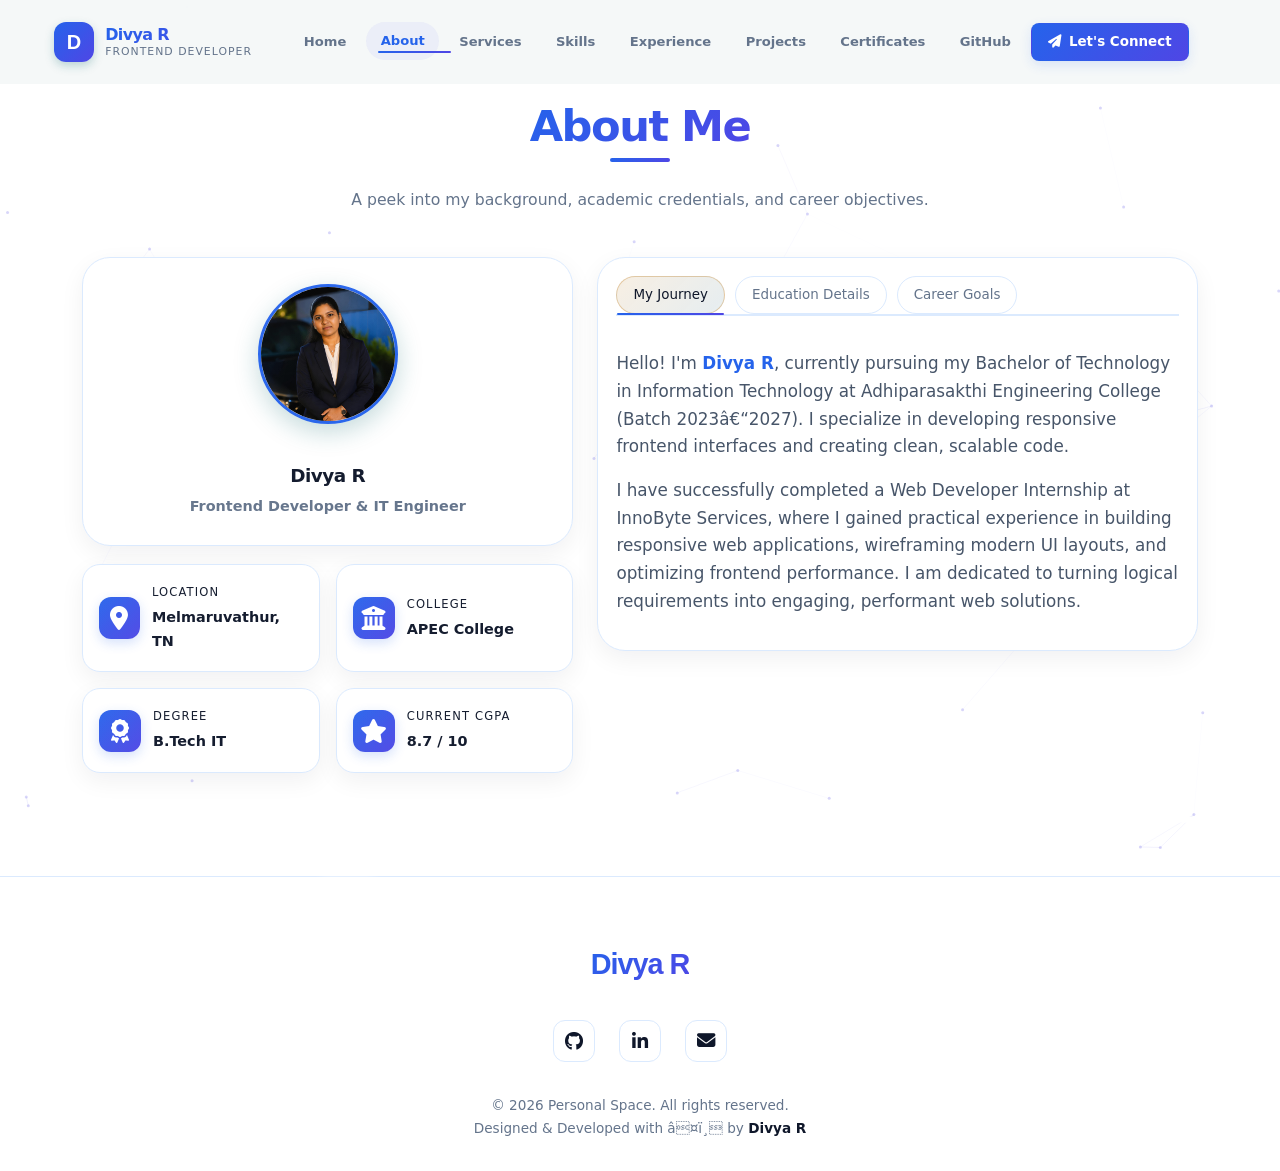
<file: pages/about.html>
﻿<!DOCTYPE html>
<html lang="en" data-theme="light">

<head>
  <!-- 1. Core Meta Tags -->
  <meta charset="UTF-8">
  <meta name="viewport" content="width=device-width, initial-scale=1.0">
  <meta name="description"
    content="Explore the portfolio of Divya R, a freelance frontend developer and B.Tech Information Technology student in Tamil Nadu, India. View responsive web projects, UI/UX work, skills, and contact details.">
  <meta name="author" content="Divya R">
  <meta name="robots" content="index, follow">
  <meta name="theme-color" content="#F5F8F8">
  <link rel="canonical" href="https://divya-portfolio-omega-ten.vercel.app/">

  <title>Divya R | Frontend Developer in Tamil Nadu, India</title>

  <!-- 2. Security Meta Tags -->
  <meta http-equiv="Content-Security-Policy" content="default-src 'self'; script-src 'self' 'unsafe-inline' https://cdn.jsdelivr.net https://www.googletagmanager.com; style-src 'self' 'unsafe-inline' https://fonts.googleapis.com https://cdnjs.cloudflare.com; font-src 'self' https://fonts.gstatic.com https://cdnjs.cloudflare.com; img-src 'self' data: https://divyaharina.github.io; connect-src 'self' https://api.web3forms.com https://api.emailjs.com https://www.google-analytics.com; upgrade-insecure-requests;">

  <!-- 3. Open Graph / Facebook / LinkedIn / WhatsApp Preview -->
  <meta property="og:type" content="website">
  <meta property="og:url" content="https://divya-portfolio-omega-ten.vercel.app/">
  <meta property="og:title" content="Divya R | Frontend Developer in Tamil Nadu, India">
  <meta property="og:description"
    content="Explore Divya R's frontend development portfolio, featuring responsive web projects, UI/UX work, skills, and contact details.">
  <meta property="og:image" content="https://divya-portfolio-omega-ten.vercel.app/assets/image.png">
  <meta property="og:image:alt" content="Divya R, freelance frontend developer">
  <meta property="og:locale" content="en_IN">
  <meta property="og:site_name" content="Divya R Portfolio">

  <!-- 4. Twitter Cards (X Preview) -->
  <meta name="twitter:card" content="summary_large_image">
  <meta name="twitter:url" content="https://divya-portfolio-omega-ten.vercel.app/">
  <meta name="twitter:title" content="Divya R | Frontend Developer in Tamil Nadu, India">
  <meta name="twitter:description"
    content="Explore Divya R's frontend development portfolio, featuring responsive web projects, UI/UX work, skills, and contact details.">
  <meta name="twitter:image" content="https://divya-portfolio-omega-ten.vercel.app/assets/image.png">
  <meta name="twitter:image:alt" content="Divya R, freelance frontend developer">

  <!-- 5. Favicon & Progressive Web App (PWA) Support -->
  <link rel="shortcut icon" href="../favicon.ico" type="image/x-icon">
  <link rel="icon" type="image/png" href="../favicon.png">
  <link rel="icon" type="image/png" sizes="32x32" href="../assets/favicon-32x32.png">
  <link rel="icon" type="image/png" sizes="16x16" href="../assets/favicon-16x16.png">
  <link rel="apple-touch-icon" sizes="180x180" href="../assets/apple-touch-icon.png">
  <link rel="manifest" href="../manifest.webmanifest">

  <!-- 6. Preload Critical Styles & Google Fonts (Performance Optimization) -->
  <link rel="preload" href="../css/style.css" as="style">
  <link rel="stylesheet" href="../css/style.css">
  <link rel="preconnect" href="https://fonts.googleapis.com">
  <link rel="preconnect" href="https://fonts.gstatic.com" crossorigin>
  <link rel="preload"
    href="https://fonts.googleapis.com/css2?family=Montserrat:wght@400;600;700;800&family=Poppins:wght@300;400;500;600;700&display=swap"
    as="style" onload="this.onload=null;this.rel='stylesheet'">
  <noscript>
    <link rel="stylesheet"
      href="https://fonts.googleapis.com/css2?family=Montserrat:wght@400;600;700;800&family=Poppins:wght@300;400;500;600;700&display=swap">
  </noscript>

  <!-- Font Awesome Icons -->
  <link rel="stylesheet" href="https://cdnjs.cloudflare.com/ajax/libs/font-awesome/6.4.0/css/all.min.css">

  <!-- 7. JSON-LD Structured Data -->
  <script type="application/ld+json">
  {
    "@context": "https://schema.org",
    "@graph": [
      {
        "@type": "ProfilePage",
        "@id": "https://divya-portfolio-omega-ten.vercel.app/#profile",
        "url": "https://divya-portfolio-omega-ten.vercel.app/",
        "name": "Divya R | Frontend Developer in Tamil Nadu, India",
        "mainEntity": { "@id": "https://divya-portfolio-omega-ten.vercel.app/#person" }
      },
      {
        "@type": "Person",
        "@id": "https://divya-portfolio-omega-ten.vercel.app/#person",
        "name": "Divya R",
        "description": "Freelance frontend developer and B.Tech Information Technology student in Tamil Nadu, India.",
        "jobTitle": "Frontend Developer",
        "email": "divyaharina267@gmail.com",
        "url": "https://divya-portfolio-omega-ten.vercel.app/",
        "image": "https://divya-portfolio-omega-ten.vercel.app/assets/image.png",
        "nationality": "Indian",
        "affiliation": {
          "@type": "CollegeOrUniversity",
          "name": "Adhiparasakthi Engineering College",
          "address": {
            "@type": "PostalAddress",
            "addressLocality": "Melmaruvathur",
            "addressRegion": "Tamil Nadu",
            "addressCountry": "IN"
          }
        },
        "sameAs": [
          "https://github.com/DIVYAHARINA",
          "https://www.linkedin.com/in/divya2607/"
        ],
        "knowsAbout": [
          "Frontend Development",
          "Web Development",
          "HTML5",
          "CSS3",
          "JavaScript",
          "React.js",
          "Responsive Web Design",
          "Git",
          "GitHub"
        ]
      }
    ]
  }
  </script>

  <!-- 8. Google Analytics (GA4) Integration -->
  <script async src="https://www.googletagmanager.com/gtag/js?id=G-XXXXXXXXXX"></script>
  <script>
    window.dataLayer = window.dataLayer || [];
    function gtag(){dataLayer.push(arguments);}
    gtag('js', new Date());
    gtag('config', 'G-XXXXXXXXXX');
  </script>
</head>

<body>

  <!-- 1. LOADING SCREEN PRELOADER -->
  <div class="preloader" id="preloader">
    <div class="loader-logo">DIVYA.R</div>
    <div class="loader-bar-bg">
      <div class="loader-bar"></div>
    </div>
  </div>

  <!-- 2. SCROLL PROGRESS BAR -->
  <div class="scroll-progress-bar" id="scrollProgress"></div>

  <!-- 3. CANVAS FOR INTERACTIVE PARTICLES BACKGROUND -->
  <canvas id="particles-canvas"></canvas>
  <div class="cursor-glow" id="cursorGlow"></div>

  <!-- 4. NAVIGATION BAR -->
  <header class="header" id="header">
    <div class="container header-content">
      <a href="../index.html" class="logo-container">
        <div class="logo-icon">D</div>
        <div class="logo-text">
          <span class="logo-title">Divya R</span>
          <span class="logo-sub">Frontend Developer</span>
        </div>
      </a>

            <nav class="nav-wrapper">
        <ul class="nav-menu" id="navMenu">
          <li><a href="../index.html" class="nav-link">Home</a></li>
          <li><a href="about.html" class="nav-link active">About</a></li>
          <li><a href="services.html" class="nav-link">Services</a></li>
          <li><a href="skills.html" class="nav-link">Skills</a></li>
          <li><a href="experience.html" class="nav-link">Experience</a></li>
          <li><a href="projects.html" class="nav-link">Projects</a></li>
          <li><a href="certificates.html" class="nav-link">Certificates</a></li>
          <li><a href="../index.html#github" class="nav-link">GitHub</a></li>
          <li><a href="contact.html" class="nav-link nav-connect-btn"><i class="fa-solid fa-paper-plane"></i> Let's Connect</a></li>
        </ul>
      </nav>

      <div class="header-actions">
        <button class="menu-toggle" id="menuToggleBtn" aria-label="Toggle Mobile Menu">
          <span></span>
          <span></span>
          <span></span>
        </button>
      </div>
    </div>
  </header>

<section class="about section" id="about">
    <div class="container">
      <div class="section-title reveal">
        <h2>About Me</h2>
        <p>A peek into my background, academic credentials, and career objectives.</p>
      </div>

      <div class="about-grid">
        <div class="about-left reveal">
          <div class="glass-card about-pic-card" style="text-align: center;">
            <div class="about-pic-inner"
              style="overflow: hidden; border-radius: 50%; width: 140px; height: 140px; margin: 0 auto 1.5rem; border: 3px solid var(--primary); display: flex; align-items: center; justify-content: center; background: rgba(255, 255, 255, 0.03);">
              <img src="../assets/image.png" alt="Divya R - B.Tech IT Student & Frontend Developer" width="140" height="140" loading="lazy" style="width: 100%; height: 100%; object-fit: cover;">
            </div>
            <h3>Divya R</h3>
            <p>Frontend Developer & IT Engineer</p>
          </div>

          <div class="about-quick-facts">
            <div class="glass-card fact-item">
              <div class="fact-icon"><i class="fa-solid fa-location-dot"></i></div>
              <div class="fact-details">
                <span class="fact-title">Location</span>
                <span class="fact-value">Melmaruvathur, TN</span>
              </div>
            </div>
            <div class="glass-card fact-item">
              <div class="fact-icon"><i class="fa-solid fa-university"></i></div>
              <div class="fact-details">
                <span class="fact-title">College</span>
                <span class="fact-value">APEC College</span>
              </div>
            </div>
            <div class="glass-card fact-item">
              <div class="fact-icon"><i class="fa-solid fa-award"></i></div>
              <div class="fact-details">
                <span class="fact-title">Degree</span>
                <span class="fact-value">B.Tech IT</span>
              </div>
            </div>
            <div class="glass-card fact-item">
              <div class="fact-icon"><i class="fa-solid fa-star"></i></div>
              <div class="fact-details">
                <span class="fact-title">Current CGPA</span>
                <span class="fact-value">8.7 / 10</span>
              </div>
            </div>
          </div>
        </div>

        <div class="about-right reveal">
          <div class="about-tabs">
            <button class="tab-btn active" data-tab="about-tab-1">My Journey</button>
            <button class="tab-btn" data-tab="about-tab-2">Education Details</button>
            <button class="tab-btn" data-tab="about-tab-3">Career Goals</button>
          </div>

          <!-- TAB 1: Professional About Me -->
          <div class="tab-content-panel active" id="about-tab-1">
            <p class="tab-text">
              Hello! I'm <strong class="about-highlight">Divya R</strong>, currently pursuing my Bachelor of Technology
              in Information Technology at Adhiparasakthi Engineering College (Batch 2023â€“2027). I specialize in
              developing responsive frontend interfaces and creating clean, scalable code.
            </p>
            <p class="tab-text">
              I have successfully completed a Web Developer Internship at InnoByte Services, where I gained practical experience
              in building responsive web applications, wireframing modern UI layouts, and optimizing frontend performance. 
              I am dedicated to turning logical requirements into engaging, performant web solutions.
            </p>
          </div>

          <!-- TAB 2: Education -->
          <div class="tab-content-panel" id="about-tab-2">
            <div class="edu-timeline">
              <div class="edu-timeline-item">
                <div class="edu-timeline-icon"><i class="fa-solid fa-university"></i></div>
                <div class="edu-timeline-content">
                  <h4>Adhiparasakthi Engineering College</h4>
                  <p class="edu-timeline-degree">B.Tech - Information Technology</p>
                  <div class="edu-timeline-meta">
                    <span>2023 - 2027 (Expected)</span>
                    <span class="edu-timeline-gpa">CGPA: 8.7</span>
                  </div>
                </div>
              </div>
              <div class="edu-timeline-item">
                <div class="edu-timeline-icon"><i class="fa-solid fa-book-open"></i></div>
                <div class="edu-timeline-content">
                  <h4>Government Higher Secondary School</h4>
                  <p class="edu-timeline-degree">Higher Secondary School Certificate (HSC)</p>
                  <div class="edu-timeline-meta">
                    <span>2010 - 2022</span>
                  </div>
                </div>
              </div>
            </div>
          </div>

          <!-- TAB 3: Career Goals -->
          <div class="tab-content-panel" id="about-tab-3">
            <p class="tab-text">
              My goal is to establish myself as a highly skilled Full-Stack Developer. I'm actively expanding my
              knowledge base to cover production-grade backend engines (NodeJS, Flask) while mastering reactive frontend
              styling systems like Tailwind CSS and React.
            </p>
            <p class="tab-text">
              I aim to collaborate with high-performing engineering teams to build software that makes a real impact,
              solving complex business problems while ensuring the best user experience.
            </p>
          </div>
        </div>
      </div>
    </div>
  </section>

  <!-- 13. FOOTER -->
  <footer class="footer">
    <!-- Wave Vectors Container -->
    <div class="footer-wave-wrap">
      <svg data-name="Layer 1" xmlns="http://www.w3.org/2000/svg" viewBox="0 0 1200 120" preserveAspectRatio="none">
        <path
          d="M321.39,56.44c58-10.79,114.16-30.13,172-41.86,82.39-16.72,168.19-17.73,250.45-.39C823.78,31,906.67,72,985.66,92.83c70.05,18.48,146.53,26.09,214.34,3V120H0V27.35C120.5,41.49,216.7,64.21,321.39,56.44Z"
          class="wave-fill"></path>
      </svg>
    </div>

    <div class="container footer-content">
      <span class="footer-logo">Divya R</span>
      <div class="footer-socials">
        <a href="https://github.com/DIVYAHARINA" target="_blank" class="social-icon" aria-label="GitHub">
          <i class="fa-brands fa-github"></i>
        </a>
        <a href="https://www.linkedin.com/in/divya2607/" target="_blank" class="social-icon" aria-label="LinkedIn">
          <i class="fa-brands fa-linkedin-in"></i>
        </a>
        <a href="mailto:divyaharina267@gmail.com" class="social-icon" aria-label="Email">
          <i class="fa-solid fa-envelope"></i>
        </a>
      </div>
      <p class="footer-copy">
        &copy; 2026 Personal Space. All rights reserved. <br>
        Designed & Developed with â¤ï¸ by <strong>Divya R</strong>
      </p>
    </div>
  </footer>

  <!-- 14. BACK TO TOP BUTTON -->
  <button class="back-to-top-btn" id="backToTopBtn" aria-label="Back To Top">
    <i class="fa-solid fa-arrow-up"></i>
  </button>

  <!-- Resume Viewer Modal -->
  <div class="resume-modal" id="resumeModal">
    <div class="resume-modal-overlay" id="resumeModalOverlay"></div>
    <div class="resume-modal-container">
      <div class="resume-modal-header">
        <div class="resume-modal-title">
          <i class="fa-solid fa-file-pdf"></i>
          <span>Divya_R_Resume.pdf</span>
        </div>
        <div class="resume-modal-actions">
          <a href="../assets/resume.pdf" download="Divya_R_Resume.pdf" class="btn btn-primary btn-download-modal">
            <i class="fa-solid fa-download"></i> Download
          </a>
          <button class="resume-modal-close" id="closeResumeModalBtn" aria-label="Close Modal">
            <i class="fa-solid fa-xmark"></i>
          </button>
        </div>
      </div>
      <div class="resume-modal-body">
        <object data="../assets/resume.pdf" type="application/pdf" width="100%" height="100%">
          <iframe src="../assets/resume.pdf" width="100%" height="100%" style="border: none;">
            <p>Your browser does not support viewing PDFs. Please <a href="../assets/resume.pdf" download>download the
                PDF</a> to view it.</p>
          </iframe>
        </object>
      </div>
    </div>
  </div>

  <!-- JavaScript Functionality -->
  <script src="../js/script.js"></script>
</body>
</html>
</file>
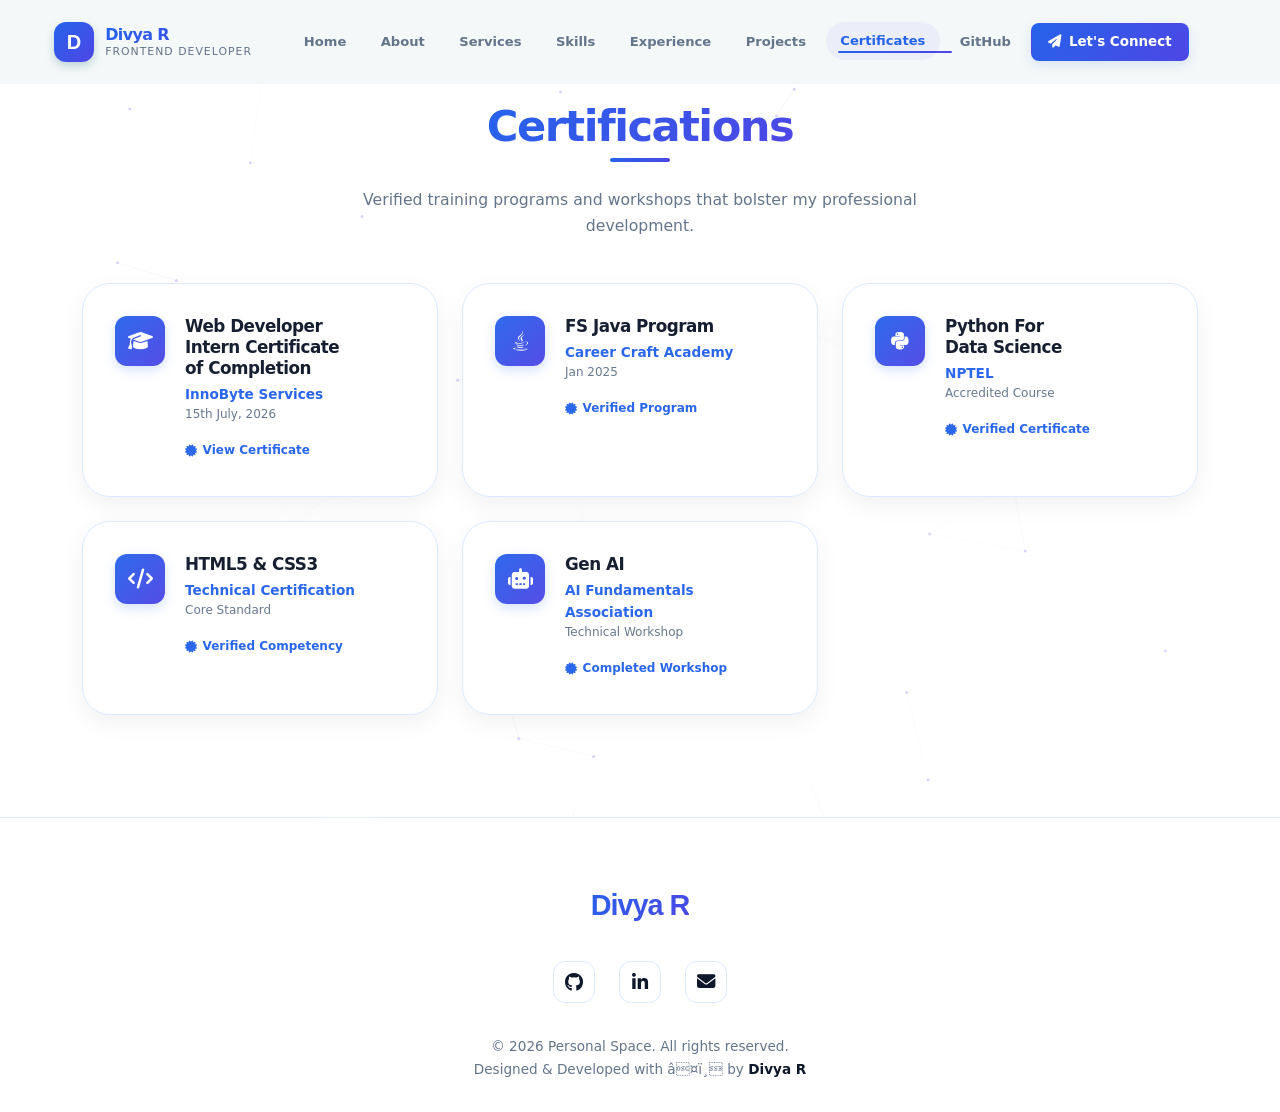
<file: pages/certificates.html>
﻿<!DOCTYPE html>
<html lang="en" data-theme="light">

<head>
  <!-- 1. Core Meta Tags -->
  <meta charset="UTF-8">
  <meta name="viewport" content="width=device-width, initial-scale=1.0">
  <meta name="description"
    content="Explore the portfolio of Divya R, a freelance frontend developer and B.Tech Information Technology student in Tamil Nadu, India. View responsive web projects, UI/UX work, skills, and contact details.">
  <meta name="author" content="Divya R">
  <meta name="robots" content="index, follow">
  <meta name="theme-color" content="#F5F8F8">
  <link rel="canonical" href="https://divya-portfolio-omega-ten.vercel.app/">

  <title>Divya R | Frontend Developer in Tamil Nadu, India</title>

  <!-- 2. Security Meta Tags -->
  <meta http-equiv="Content-Security-Policy" content="default-src 'self'; script-src 'self' 'unsafe-inline' https://cdn.jsdelivr.net https://www.googletagmanager.com; style-src 'self' 'unsafe-inline' https://fonts.googleapis.com https://cdnjs.cloudflare.com; font-src 'self' https://fonts.gstatic.com https://cdnjs.cloudflare.com; img-src 'self' data: https://divyaharina.github.io; connect-src 'self' https://api.web3forms.com https://api.emailjs.com https://www.google-analytics.com; upgrade-insecure-requests;">

  <!-- 3. Open Graph / Facebook / LinkedIn / WhatsApp Preview -->
  <meta property="og:type" content="website">
  <meta property="og:url" content="https://divya-portfolio-omega-ten.vercel.app/">
  <meta property="og:title" content="Divya R | Frontend Developer in Tamil Nadu, India">
  <meta property="og:description"
    content="Explore Divya R's frontend development portfolio, featuring responsive web projects, UI/UX work, skills, and contact details.">
  <meta property="og:image" content="https://divya-portfolio-omega-ten.vercel.app/assets/image.png">
  <meta property="og:image:alt" content="Divya R, freelance frontend developer">
  <meta property="og:locale" content="en_IN">
  <meta property="og:site_name" content="Divya R Portfolio">

  <!-- 4. Twitter Cards (X Preview) -->
  <meta name="twitter:card" content="summary_large_image">
  <meta name="twitter:url" content="https://divya-portfolio-omega-ten.vercel.app/">
  <meta name="twitter:title" content="Divya R | Frontend Developer in Tamil Nadu, India">
  <meta name="twitter:description"
    content="Explore Divya R's frontend development portfolio, featuring responsive web projects, UI/UX work, skills, and contact details.">
  <meta name="twitter:image" content="https://divya-portfolio-omega-ten.vercel.app/assets/image.png">
  <meta name="twitter:image:alt" content="Divya R, freelance frontend developer">

  <!-- 5. Favicon & Progressive Web App (PWA) Support -->
  <link rel="shortcut icon" href="../favicon.ico" type="image/x-icon">
  <link rel="icon" type="image/png" href="../favicon.png">
  <link rel="icon" type="image/png" sizes="32x32" href="../assets/favicon-32x32.png">
  <link rel="icon" type="image/png" sizes="16x16" href="../assets/favicon-16x16.png">
  <link rel="apple-touch-icon" sizes="180x180" href="../assets/apple-touch-icon.png">
  <link rel="manifest" href="../manifest.webmanifest">

  <!-- 6. Preload Critical Styles & Google Fonts (Performance Optimization) -->
  <link rel="preload" href="../css/style.css" as="style">
  <link rel="stylesheet" href="../css/style.css">
  <link rel="preconnect" href="https://fonts.googleapis.com">
  <link rel="preconnect" href="https://fonts.gstatic.com" crossorigin>
  <link rel="preload"
    href="https://fonts.googleapis.com/css2?family=Montserrat:wght@400;600;700;800&family=Poppins:wght@300;400;500;600;700&display=swap"
    as="style" onload="this.onload=null;this.rel='stylesheet'">
  <noscript>
    <link rel="stylesheet"
      href="https://fonts.googleapis.com/css2?family=Montserrat:wght@400;600;700;800&family=Poppins:wght@300;400;500;600;700&display=swap">
  </noscript>

  <!-- Font Awesome Icons -->
  <link rel="stylesheet" href="https://cdnjs.cloudflare.com/ajax/libs/font-awesome/6.4.0/css/all.min.css">

  <!-- 7. JSON-LD Structured Data -->
  <script type="application/ld+json">
  {
    "@context": "https://schema.org",
    "@graph": [
      {
        "@type": "ProfilePage",
        "@id": "https://divya-portfolio-omega-ten.vercel.app/#profile",
        "url": "https://divya-portfolio-omega-ten.vercel.app/",
        "name": "Divya R | Frontend Developer in Tamil Nadu, India",
        "mainEntity": { "@id": "https://divya-portfolio-omega-ten.vercel.app/#person" }
      },
      {
        "@type": "Person",
        "@id": "https://divya-portfolio-omega-ten.vercel.app/#person",
        "name": "Divya R",
        "description": "Freelance frontend developer and B.Tech Information Technology student in Tamil Nadu, India.",
        "jobTitle": "Frontend Developer",
        "email": "divyaharina267@gmail.com",
        "url": "https://divya-portfolio-omega-ten.vercel.app/",
        "image": "https://divya-portfolio-omega-ten.vercel.app/assets/image.png",
        "nationality": "Indian",
        "affiliation": {
          "@type": "CollegeOrUniversity",
          "name": "Adhiparasakthi Engineering College",
          "address": {
            "@type": "PostalAddress",
            "addressLocality": "Melmaruvathur",
            "addressRegion": "Tamil Nadu",
            "addressCountry": "IN"
          }
        },
        "sameAs": [
          "https://github.com/DIVYAHARINA",
          "https://www.linkedin.com/in/divya2607/"
        ],
        "knowsAbout": [
          "Frontend Development",
          "Web Development",
          "HTML5",
          "CSS3",
          "JavaScript",
          "React.js",
          "Responsive Web Design",
          "Git",
          "GitHub"
        ]
      }
    ]
  }
  </script>

  <!-- 8. Google Analytics (GA4) Integration -->
  <script async src="https://www.googletagmanager.com/gtag/js?id=G-XXXXXXXXXX"></script>
  <script>
    window.dataLayer = window.dataLayer || [];
    function gtag(){dataLayer.push(arguments);}
    gtag('js', new Date());
    gtag('config', 'G-XXXXXXXXXX');
  </script>
</head>

<body>

  <!-- 1. LOADING SCREEN PRELOADER -->
  <div class="preloader" id="preloader">
    <div class="loader-logo">DIVYA.R</div>
    <div class="loader-bar-bg">
      <div class="loader-bar"></div>
    </div>
  </div>

  <!-- 2. SCROLL PROGRESS BAR -->
  <div class="scroll-progress-bar" id="scrollProgress"></div>

  <!-- 3. CANVAS FOR INTERACTIVE PARTICLES BACKGROUND -->
  <canvas id="particles-canvas"></canvas>
  <div class="cursor-glow" id="cursorGlow"></div>

  <!-- 4. NAVIGATION BAR -->
  <header class="header" id="header">
    <div class="container header-content">
      <a href="../index.html" class="logo-container">
        <div class="logo-icon">D</div>
        <div class="logo-text">
          <span class="logo-title">Divya R</span>
          <span class="logo-sub">Frontend Developer</span>
        </div>
      </a>

            <nav class="nav-wrapper">
        <ul class="nav-menu" id="navMenu">
          <li><a href="../index.html" class="nav-link">Home</a></li>
          <li><a href="about.html" class="nav-link">About</a></li>
          <li><a href="services.html" class="nav-link">Services</a></li>
          <li><a href="skills.html" class="nav-link">Skills</a></li>
          <li><a href="experience.html" class="nav-link">Experience</a></li>
          <li><a href="projects.html" class="nav-link">Projects</a></li>
          <li><a href="certificates.html" class="nav-link active">Certificates</a></li>
          <li><a href="../index.html#github" class="nav-link">GitHub</a></li>
          <li><a href="contact.html" class="nav-link nav-connect-btn"><i class="fa-solid fa-paper-plane"></i> Let's Connect</a></li>
        </ul>
      </nav>

      <div class="header-actions">
        <button class="menu-toggle" id="menuToggleBtn" aria-label="Toggle Mobile Menu">
          <span></span>
          <span></span>
          <span></span>
        </button>
      </div>
    </div>
  </header>

<section class="certificates section" id="certificates">
    <div class="container">
      <div class="section-title reveal">
        <h2>Certifications</h2>
        <p>Verified training programs and workshops that bolster my professional development.</p>
      </div>

      <div class="certifications-grid reveal">
        <!-- Internship Certificate -->
        <div class="glass-card cert-card-inner">
          <div class="cert-icon-box"><i class="fa-solid fa-graduation-cap"></i></div>
          <div class="cert-info">
            <h3>Web Developer Intern Certificate of Completion</h3>
            <span class="cert-org">InnoByte Services</span>
            <span class="cert-date">15th July, 2026</span>
            <a href="../assets/certificate.pdf" target="_blank" class="cert-btn"><i class="fa-solid fa-certificate"></i> View Certificate</a>
          </div>
        </div>

        <!-- Certificate 1 -->
        <div class="glass-card cert-card-inner">
          <div class="cert-icon-box"><i class="fa-brands fa-java"></i></div>
          <div class="cert-info">
            <h3>FS Java Program</h3>
            <span class="cert-org">Career Craft Academy</span>
            <span class="cert-date">Jan 2025</span>
            <button class="cert-btn"><i class="fa-solid fa-certificate"></i> Verified Program</button>
          </div>
        </div>

        <!-- Certificate 2 -->
        <div class="glass-card cert-card-inner">
          <div class="cert-icon-box"><i class="fa-brands fa-python"></i></div>
          <div class="cert-info">
            <h3>Python For Data Science</h3>
            <span class="cert-org">NPTEL</span>
            <span class="cert-date">Accredited Course</span>
            <button class="cert-btn"><i class="fa-solid fa-certificate"></i> Verified Certificate</button>
          </div>
        </div>

        <!-- Certificate 3 -->
        <div class="glass-card cert-card-inner">
          <div class="cert-icon-box"><i class="fa-solid fa-code"></i></div>
          <div class="cert-info">
            <h3>HTML5 & CSS3</h3>
            <span class="cert-org">Technical Certification</span>
            <span class="cert-date">Core Standard</span>
            <button class="cert-btn"><i class="fa-solid fa-certificate"></i> Verified Competency</button>
          </div>
        </div>

        <!-- Certificate 4 -->
        <div class="glass-card cert-card-inner">
          <div class="cert-icon-box"><i class="fa-solid fa-robot"></i></div>
          <div class="cert-info">
            <h3>Gen AI</h3>
            <span class="cert-org">AI Fundamentals Association</span>
            <span class="cert-date">Technical Workshop</span>
            <button class="cert-btn"><i class="fa-solid fa-certificate"></i> Completed Workshop</button>
          </div>
        </div>
      </div>
    </div>
  </section>

  <!-- 13. FOOTER -->
  <footer class="footer">
    <!-- Wave Vectors Container -->
    <div class="footer-wave-wrap">
      <svg data-name="Layer 1" xmlns="http://www.w3.org/2000/svg" viewBox="0 0 1200 120" preserveAspectRatio="none">
        <path
          d="M321.39,56.44c58-10.79,114.16-30.13,172-41.86,82.39-16.72,168.19-17.73,250.45-.39C823.78,31,906.67,72,985.66,92.83c70.05,18.48,146.53,26.09,214.34,3V120H0V27.35C120.5,41.49,216.7,64.21,321.39,56.44Z"
          class="wave-fill"></path>
      </svg>
    </div>

    <div class="container footer-content">
      <span class="footer-logo">Divya R</span>
      <div class="footer-socials">
        <a href="https://github.com/DIVYAHARINA" target="_blank" class="social-icon" aria-label="GitHub">
          <i class="fa-brands fa-github"></i>
        </a>
        <a href="https://www.linkedin.com/in/divya2607/" target="_blank" class="social-icon" aria-label="LinkedIn">
          <i class="fa-brands fa-linkedin-in"></i>
        </a>
        <a href="mailto:divyaharina267@gmail.com" class="social-icon" aria-label="Email">
          <i class="fa-solid fa-envelope"></i>
        </a>
      </div>
      <p class="footer-copy">
        &copy; 2026 Personal Space. All rights reserved. <br>
        Designed & Developed with â¤ï¸ by <strong>Divya R</strong>
      </p>
    </div>
  </footer>

  <!-- 14. BACK TO TOP BUTTON -->
  <button class="back-to-top-btn" id="backToTopBtn" aria-label="Back To Top">
    <i class="fa-solid fa-arrow-up"></i>
  </button>

  <!-- Resume Viewer Modal -->
  <div class="resume-modal" id="resumeModal">
    <div class="resume-modal-overlay" id="resumeModalOverlay"></div>
    <div class="resume-modal-container">
      <div class="resume-modal-header">
        <div class="resume-modal-title">
          <i class="fa-solid fa-file-pdf"></i>
          <span>Divya_R_Resume.pdf</span>
        </div>
        <div class="resume-modal-actions">
          <a href="../assets/resume.pdf" download="Divya_R_Resume.pdf" class="btn btn-primary btn-download-modal">
            <i class="fa-solid fa-download"></i> Download
          </a>
          <button class="resume-modal-close" id="closeResumeModalBtn" aria-label="Close Modal">
            <i class="fa-solid fa-xmark"></i>
          </button>
        </div>
      </div>
      <div class="resume-modal-body">
        <object data="../assets/resume.pdf" type="application/pdf" width="100%" height="100%">
          <iframe src="../assets/resume.pdf" width="100%" height="100%" style="border: none;">
            <p>Your browser does not support viewing PDFs. Please <a href="../assets/resume.pdf" download>download the
                PDF</a> to view it.</p>
          </iframe>
        </object>
      </div>
    </div>
  </div>

  <!-- JavaScript Functionality -->
  <script src="../js/script.js"></script>
</body>
</html>
</file>
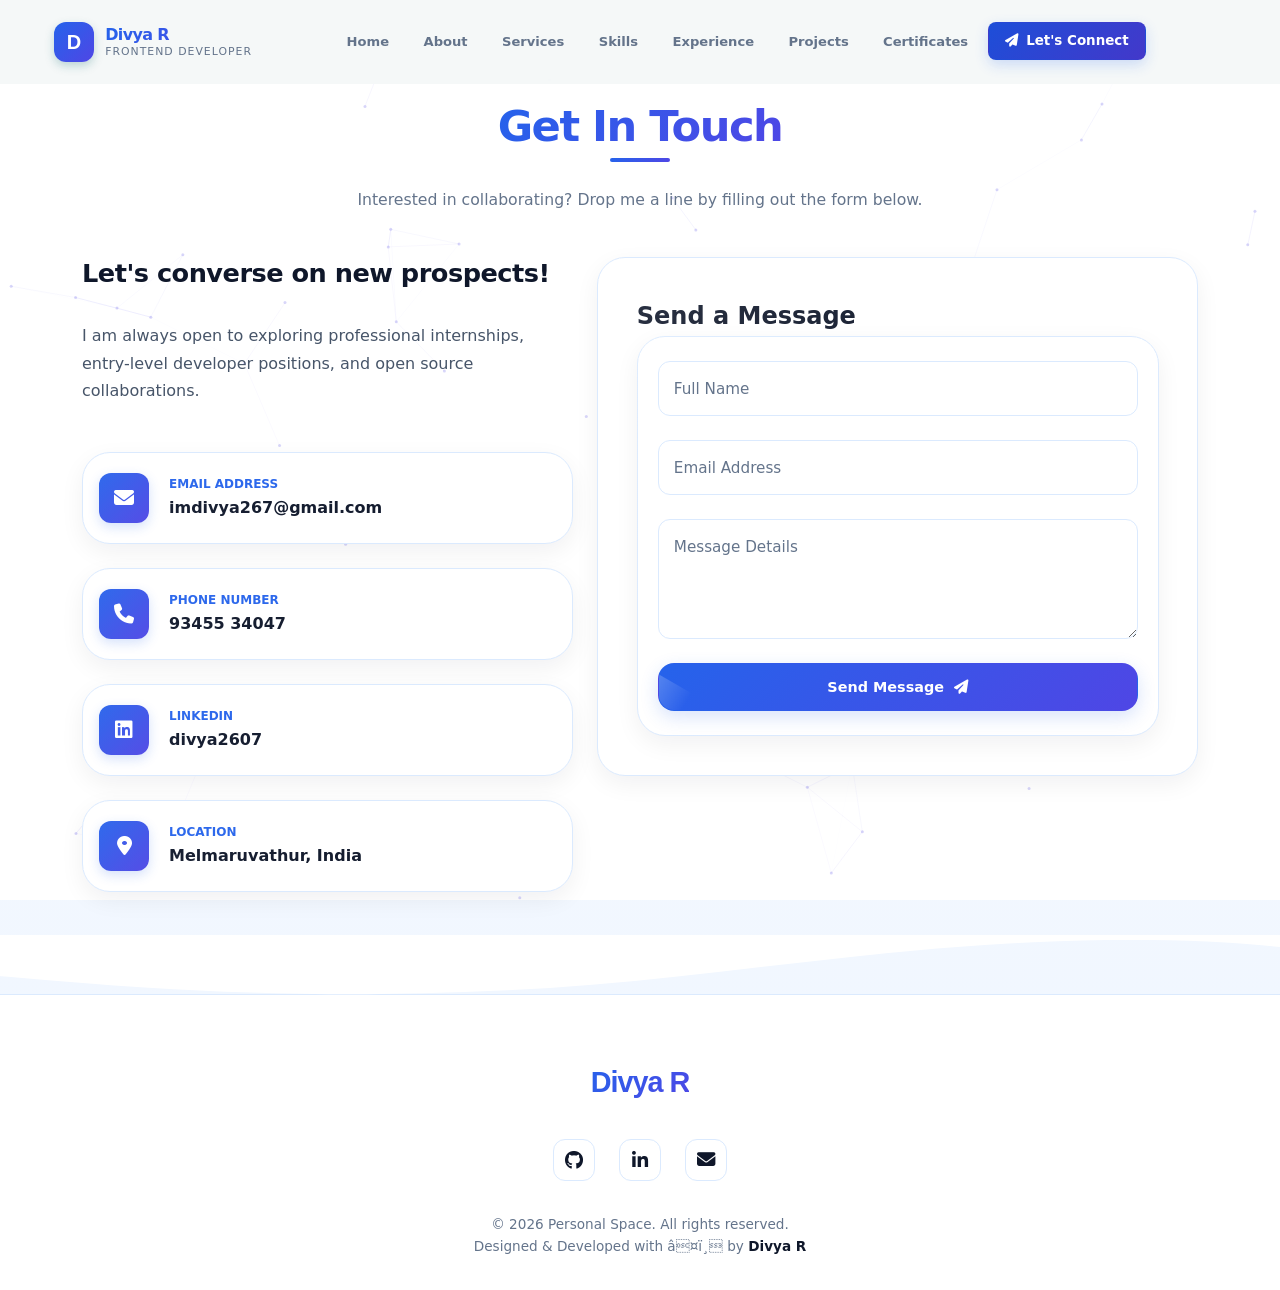
<file: pages/contact.html>
﻿<!DOCTYPE html>
<html lang="en" data-theme="light">

<head>
  <!-- 1. Core Meta Tags -->
  <meta charset="UTF-8">
  <meta name="viewport" content="width=device-width, initial-scale=1.0">
  <meta name="description"
    content="Explore the portfolio of Divya R, a freelance frontend developer and B.Tech Information Technology student in Tamil Nadu, India. View responsive web projects, UI/UX work, skills, and contact details.">
  <meta name="author" content="Divya R">
  <meta name="robots" content="index, follow">
  <meta name="theme-color" content="#F5F8F8">
  <link rel="canonical" href="https://divya-portfolio-omega-ten.vercel.app/">

  <title>Divya R | Frontend Developer in Tamil Nadu, India</title>

  <!-- 2. Security Meta Tags -->
  <meta http-equiv="Content-Security-Policy" content="default-src 'self'; script-src 'self' 'unsafe-inline' https://cdn.jsdelivr.net https://www.googletagmanager.com; style-src 'self' 'unsafe-inline' https://fonts.googleapis.com https://cdnjs.cloudflare.com; font-src 'self' https://fonts.gstatic.com https://cdnjs.cloudflare.com; img-src 'self' data: https://divyaharina.github.io; connect-src 'self' https://api.web3forms.com https://api.emailjs.com https://www.google-analytics.com; upgrade-insecure-requests;">

  <!-- 3. Open Graph / Facebook / LinkedIn / WhatsApp Preview -->
  <meta property="og:type" content="website">
  <meta property="og:url" content="https://divya-portfolio-omega-ten.vercel.app/">
  <meta property="og:title" content="Divya R | Frontend Developer in Tamil Nadu, India">
  <meta property="og:description"
    content="Explore Divya R's frontend development portfolio, featuring responsive web projects, UI/UX work, skills, and contact details.">
  <meta property="og:image" content="https://divya-portfolio-omega-ten.vercel.app/assets/image.png">
  <meta property="og:image:alt" content="Divya R, freelance frontend developer">
  <meta property="og:locale" content="en_IN">
  <meta property="og:site_name" content="Divya R Portfolio">

  <!-- 4. Twitter Cards (X Preview) -->
  <meta name="twitter:card" content="summary_large_image">
  <meta name="twitter:url" content="https://divya-portfolio-omega-ten.vercel.app/">
  <meta name="twitter:title" content="Divya R | Frontend Developer in Tamil Nadu, India">
  <meta name="twitter:description"
    content="Explore Divya R's frontend development portfolio, featuring responsive web projects, UI/UX work, skills, and contact details.">
  <meta name="twitter:image" content="https://divya-portfolio-omega-ten.vercel.app/assets/image.png">
  <meta name="twitter:image:alt" content="Divya R, freelance frontend developer">

  <!-- 5. Favicon & Progressive Web App (PWA) Support -->
  <link rel="shortcut icon" href="../favicon.ico" type="image/x-icon">
  <link rel="icon" type="image/png" href="../favicon.png">
  <link rel="icon" type="image/png" sizes="32x32" href="../assets/favicon-32x32.png">
  <link rel="icon" type="image/png" sizes="16x16" href="../assets/favicon-16x16.png">
  <link rel="apple-touch-icon" sizes="180x180" href="../assets/apple-touch-icon.png">
  <link rel="manifest" href="../manifest.webmanifest">

  <!-- 6. Preload Critical Styles & Google Fonts (Performance Optimization) -->
  <link rel="preload" href="../css/style.css" as="style">
  <link rel="stylesheet" href="../css/style.css">
  <link rel="preconnect" href="https://fonts.googleapis.com">
  <link rel="preconnect" href="https://fonts.gstatic.com" crossorigin>
  <link rel="preload"
    href="https://fonts.googleapis.com/css2?family=Montserrat:wght@400;600;700;800&family=Poppins:wght@300;400;500;600;700&display=swap"
    as="style" onload="this.onload=null;this.rel='stylesheet'">
  <noscript>
    <link rel="stylesheet"
      href="https://fonts.googleapis.com/css2?family=Montserrat:wght@400;600;700;800&family=Poppins:wght@300;400;500;600;700&display=swap">
  </noscript>

  <!-- Font Awesome Icons -->
  <link rel="stylesheet" href="https://cdnjs.cloudflare.com/ajax/libs/font-awesome/6.4.0/css/all.min.css">

  <!-- 7. JSON-LD Structured Data -->
  <script type="application/ld+json">
  {
    "@context": "https://schema.org",
    "@graph": [
      {
        "@type": "ProfilePage",
        "@id": "https://divya-portfolio-omega-ten.vercel.app/#profile",
        "url": "https://divya-portfolio-omega-ten.vercel.app/",
        "name": "Divya R | Frontend Developer in Tamil Nadu, India",
        "mainEntity": { "@id": "https://divya-portfolio-omega-ten.vercel.app/#person" }
      },
      {
        "@type": "Person",
        "@id": "https://divya-portfolio-omega-ten.vercel.app/#person",
        "name": "Divya R",
        "description": "Freelance frontend developer and B.Tech Information Technology student in Tamil Nadu, India.",
        "jobTitle": "Frontend Developer",
        "email": "imdivya267@gmail.com",
        "url": "https://divya-portfolio-omega-ten.vercel.app/",
        "image": "https://divya-portfolio-omega-ten.vercel.app/assets/image.png",
        "nationality": "Indian",
        "affiliation": {
          "@type": "CollegeOrUniversity",
          "name": "Adhiparasakthi Engineering College",
          "address": {
            "@type": "PostalAddress",
            "addressLocality": "Melmaruvathur",
            "addressRegion": "Tamil Nadu",
            "addressCountry": "IN"
          }
        },
        "sameAs": [
          "https://github.com/DIVYAHARINA",
          "https://www.linkedin.com/in/divya2607/"
        ],
        "knowsAbout": [
          "Frontend Development",
          "Web Development",
          "HTML5",
          "CSS3",
          "JavaScript",
          "React.js",
          "Responsive Web Design",
          "Git",
          "GitHub"
        ]
      }
    ]
  }
  </script>

  <!-- 8. Google Analytics (GA4) Integration -->
  <script async src="https://www.googletagmanager.com/gtag/js?id=G-XXXXXXXXXX"></script>
  <script>
    window.dataLayer = window.dataLayer || [];
    function gtag(){dataLayer.push(arguments);}
    gtag('js', new Date());
    gtag('config', 'G-XXXXXXXXXX');
  </script>
</head>

<body>

  <!-- 1. LOADING SCREEN PRELOADER -->
  <div class="preloader" id="preloader">
    <div class="loader-logo">DIVYA.R</div>
    <div class="loader-bar-bg">
      <div class="loader-bar"></div>
    </div>
  </div>

  <!-- 2. SCROLL PROGRESS BAR -->
  <div class="scroll-progress-bar" id="scrollProgress"></div>

  <!-- 3. CANVAS FOR INTERACTIVE PARTICLES BACKGROUND -->
  <canvas id="particles-canvas"></canvas>
  <div class="cursor-glow" id="cursorGlow"></div>

  <!-- 4. NAVIGATION BAR -->
  <header class="header" id="header">
    <div class="container header-content">
      <a href="../index.html" class="logo-container">
        <div class="logo-icon">D</div>
        <div class="logo-text">
          <span class="logo-title">Divya R</span>
          <span class="logo-sub">Frontend Developer</span>
        </div>
      </a>

            <nav class="nav-wrapper">
        <ul class="nav-menu" id="navMenu">
          <li><a href="../index.html" class="nav-link">Home</a></li>
          <li><a href="about.html" class="nav-link">About</a></li>
          <li><a href="services.html" class="nav-link">Services</a></li>
          <li><a href="skills.html" class="nav-link">Skills</a></li>
          <li><a href="experience.html" class="nav-link">Experience</a></li>
          <li><a href="projects.html" class="nav-link">Projects</a></li>
          <li><a href="certificates.html" class="nav-link">Certificates</a></li>
          <li><a href="contact.html" class="nav-link nav-connect-btn"><i class="fa-solid fa-paper-plane"></i> Let's Connect</a></li>
        </ul>
      </nav>

      <div class="header-actions">
        <button class="menu-toggle" id="menuToggleBtn" aria-label="Toggle Mobile Menu">
          <span></span>
          <span></span>
          <span></span>
        </button>
      </div>
    </div>
  </header>

<section class="contact section" id="contact">
    <div class="container">
      <div class="section-title reveal">
        <h2>Get In Touch</h2>
        <p>Interested in collaborating? Drop me a line by filling out the form below.</p>
      </div>

      <div class="contact-grid">
        <div class="contact-left reveal">
          <h3>Let's converse on new prospects!</h3>
          <p>
            I am always open to exploring professional internships, entry-level developer positions, and open source
            collaborations.
          </p>

          <div class="glass-card contact-info-card">
            <div class="contact-info-icon"><i class="fa-solid fa-envelope"></i></div>
            <div class="contact-info-details">
              <span class="contact-info-lbl">Email Address</span>
              <a href="mailto:imdivya267@gmail.com" class="contact-info-val">imdivya267@gmail.com</a>
            </div>
          </div>

          <div class="glass-card contact-info-card">
            <div class="contact-info-icon"><i class="fa-solid fa-phone"></i></div>
            <div class="contact-info-details">
              <span class="contact-info-lbl">Phone Number</span>
              <a href="tel:9345534047" class="contact-info-val">93455 34047</a>
            </div>
          </div>

          <div class="glass-card contact-info-card">
            <div class="contact-info-icon"><i class="fa-brands fa-linkedin"></i></div>
            <div class="contact-info-details">
              <span class="contact-info-lbl">LinkedIn</span>
              <a href="https://www.linkedin.com/in/divya2607/" target="_blank" class="contact-info-val">divya2607</a>
            </div>
          </div>

          <div class="glass-card contact-info-card">
            <div class="contact-info-icon"><i class="fa-solid fa-location-dot"></i></div>
            <div class="contact-info-details">
              <span class="contact-info-lbl">Location</span>
              <span class="contact-info-val">Melmaruvathur, India</span>
            </div>
          </div>
        </div>

        <div class="glass-card contact-form-card reveal">
          <span class="contact-form-title">Send a Message</span>
          <form class="contact-form" id="contactForm" novalidate>
            <!-- Web3Forms Access Key & Spam Protection -->
            <input type="hidden" name="access_key" value="32eeba34-52c9-4e48-bf18-6e4bab1b16c8">
            <input type="checkbox" name="botcheck" class="hidden" style="display: none;">

            <!-- Name Input -->
            <div class="form-group">
              <input type="text" id="name" name="name" class="form-input" placeholder=" " autocomplete="name" aria-required="true" required>
              <label for="name" class="form-label">Full Name</label>
              <span class="input-error-msg" id="nameError">Name must be at least 2 characters.</span>
            </div>

            <!-- Email Input -->
            <div class="form-group">
              <input type="email" id="email" name="email" class="form-input" placeholder=" " autocomplete="email" aria-required="true" required>
              <label for="email" class="form-label">Email Address</label>
              <span class="input-error-msg" id="emailError">Please provide a valid email structure.</span>
            </div>

            <!-- Message Input -->
            <div class="form-group">
              <textarea id="message" name="message" class="form-input form-textarea" placeholder=" " aria-required="true" required></textarea>
              <label for="message" class="form-label">Message Details</label>
              <span class="input-error-msg" id="messageError">Message must contain at least 10 characters.</span>
            </div>

            <button type="submit" class="btn btn-primary form-submit-btn" id="submitBtn">
              <span id="submitBtnText">Send Message</span>
              <i class="fa-solid fa-paper-plane"></i>
            </button>

            <!-- Form response status Alert -->
            <div class="form-status-alert" id="formStatusAlert">
              <span id="formStatusText"></span>
            </div>
          </form>
        </div>
      </div>
    </div>
  </section>

  <!-- 13. FOOTER -->
  <footer class="footer">
    <!-- Wave Vectors Container -->
    <div class="footer-wave-wrap">
      <svg data-name="Layer 1" xmlns="http://www.w3.org/2000/svg" viewBox="0 0 1200 120" preserveAspectRatio="none">
        <path
          d="M321.39,56.44c58-10.79,114.16-30.13,172-41.86,82.39-16.72,168.19-17.73,250.45-.39C823.78,31,906.67,72,985.66,92.83c70.05,18.48,146.53,26.09,214.34,3V120H0V27.35C120.5,41.49,216.7,64.21,321.39,56.44Z"
          class="wave-fill"></path>
      </svg>
    </div>

    <div class="container footer-content">
      <span class="footer-logo">Divya R</span>
      <div class="footer-socials">
        <a href="https://github.com/DIVYAHARINA" target="_blank" class="social-icon" aria-label="GitHub">
          <i class="fa-brands fa-github"></i>
        </a>
        <a href="https://www.linkedin.com/in/divya2607/" target="_blank" class="social-icon" aria-label="LinkedIn">
          <i class="fa-brands fa-linkedin-in"></i>
        </a>
        <a href="mailto:imdivya267@gmail.com" class="social-icon" aria-label="Email">
          <i class="fa-solid fa-envelope"></i>
        </a>
      </div>
      <p class="footer-copy">
        &copy; 2026 Personal Space. All rights reserved. <br>
        Designed & Developed with â¤ï¸ by <strong>Divya R</strong>
      </p>
    </div>
  </footer>

  <!-- 14. BACK TO TOP BUTTON -->
  <button class="back-to-top-btn" id="backToTopBtn" aria-label="Back To Top">
    <i class="fa-solid fa-arrow-up"></i>
  </button>

  <!-- Resume Viewer Modal -->
  <div class="resume-modal" id="resumeModal">
    <div class="resume-modal-overlay" id="resumeModalOverlay"></div>
    <div class="resume-modal-container">
      <div class="resume-modal-header">
        <div class="resume-modal-title">
          <i class="fa-solid fa-file-pdf"></i>
          <span>Divya_R_Resume.pdf</span>
        </div>
        <div class="resume-modal-actions">
          <a href="../assets/resume.pdf" download="Divya_R_Resume.pdf" class="btn btn-primary btn-download-modal">
            <i class="fa-solid fa-download"></i> Download
          </a>
          <button class="resume-modal-close" id="closeResumeModalBtn" aria-label="Close Modal">
            <i class="fa-solid fa-xmark"></i>
          </button>
        </div>
      </div>
      <div class="resume-modal-body">
        <object data="../assets/resume.pdf" type="application/pdf" width="100%" height="100%">
          <iframe src="../assets/resume.pdf" width="100%" height="100%" style="border: none;">
            <p>Your browser does not support viewing PDFs. Please <a href="../assets/resume.pdf" download>download the
                PDF</a> to view it.</p>
          </iframe>
        </object>
      </div>
    </div>
  </div>

  <!-- JavaScript Functionality -->
  <script src="../js/script.js"></script>
</body>
</html>
</file>
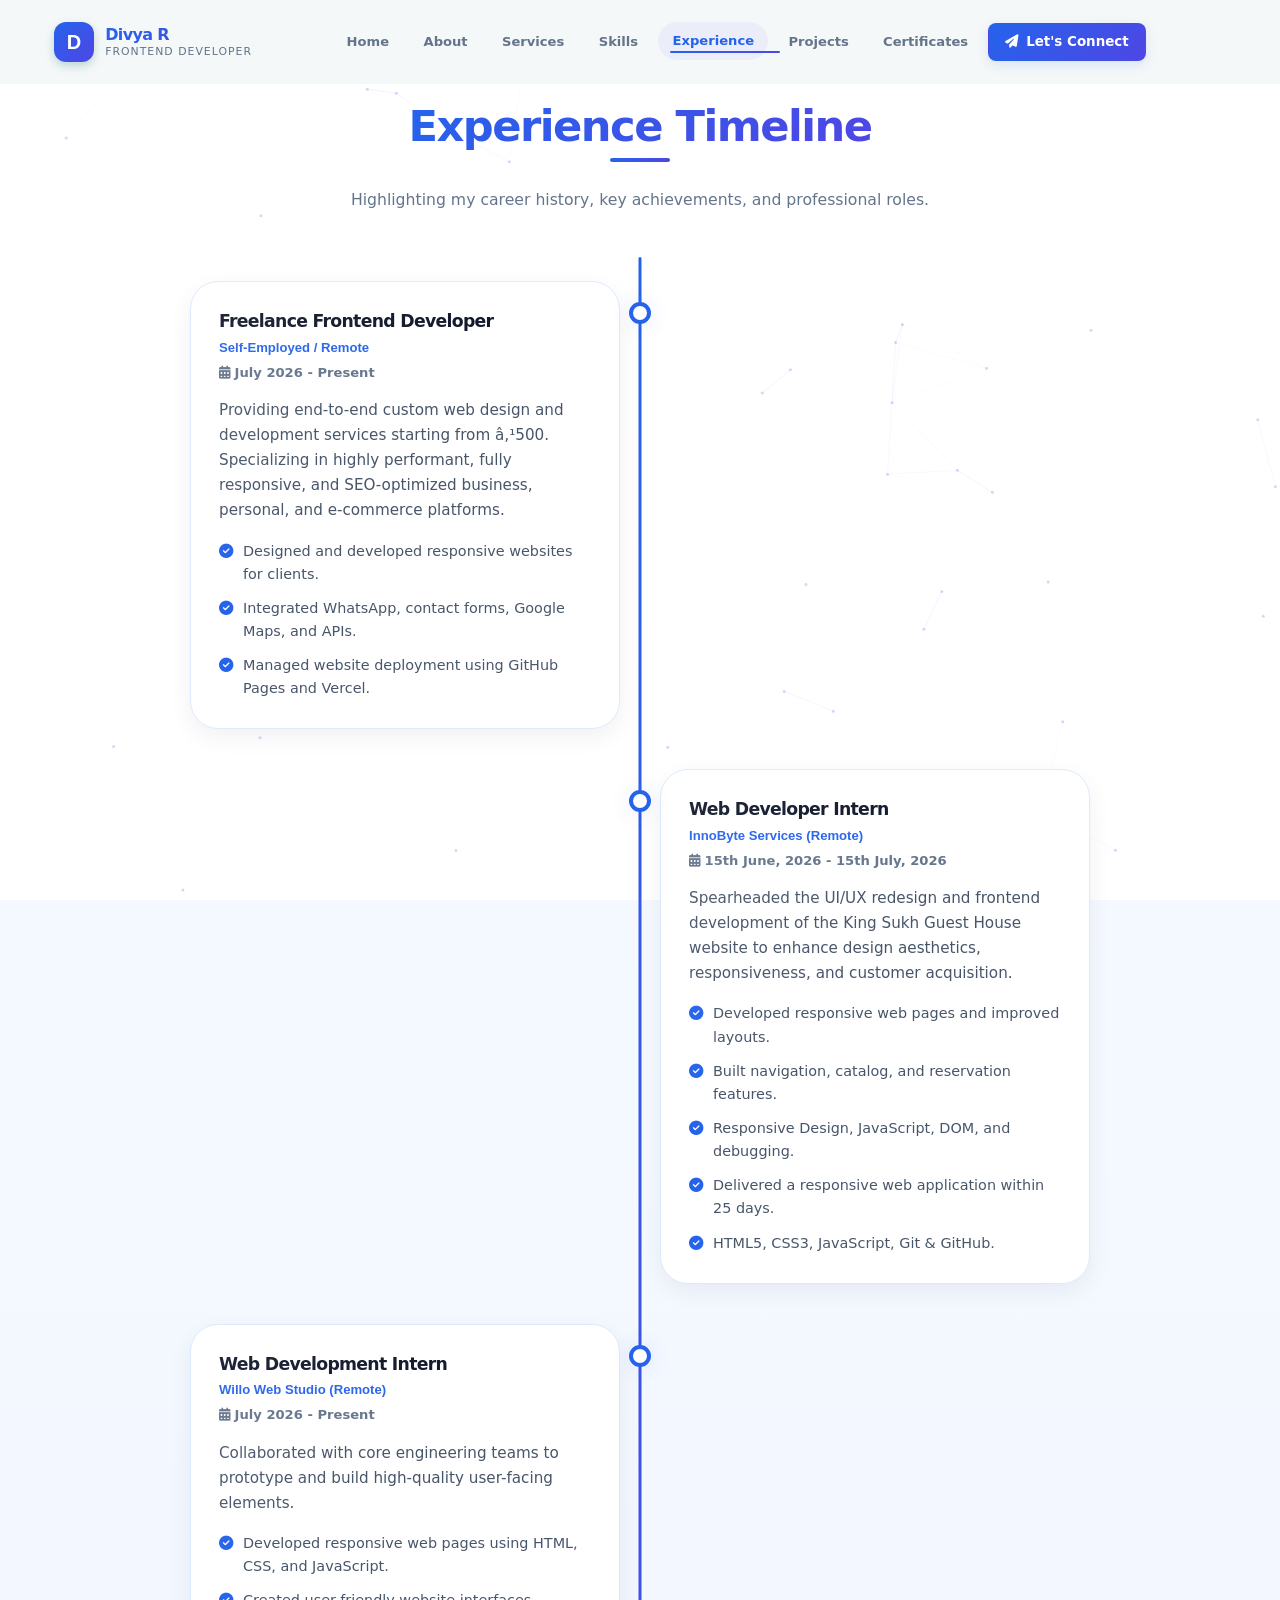
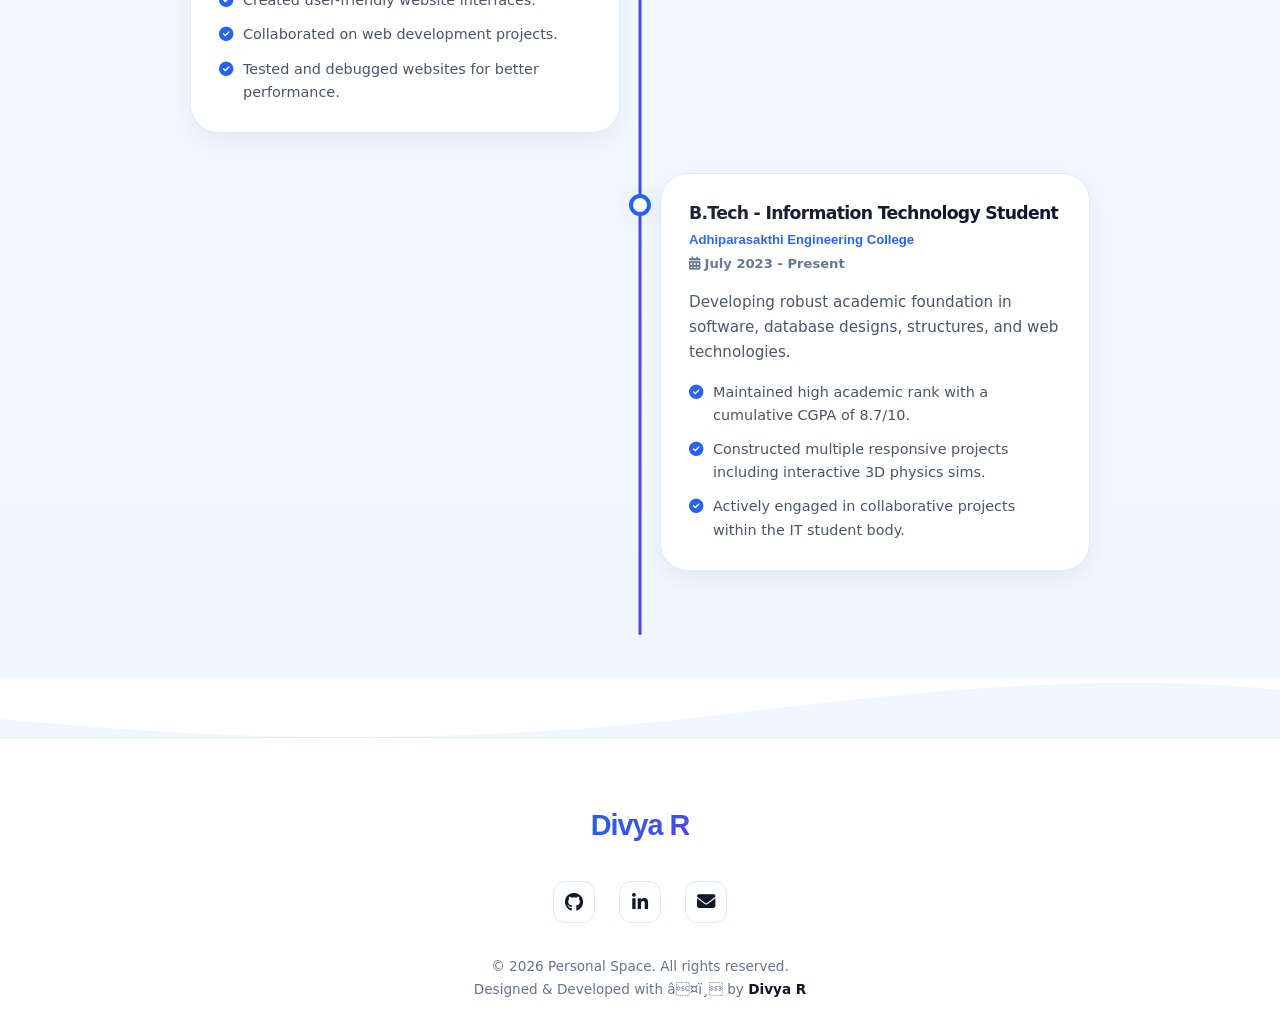
<file: pages/experience.html>
<!DOCTYPE html>
<html lang="en" data-theme="light">

<head>
  <!-- 1. Core Meta Tags -->
  <meta charset="UTF-8">
  <meta name="viewport" content="width=device-width, initial-scale=1.0">
  <meta name="description"
    content="Explore the portfolio of Divya R, a freelance frontend developer and B.Tech Information Technology student in Tamil Nadu, India. View responsive web projects, UI/UX work, skills, and contact details.">
  <meta name="author" content="Divya R">
  <meta name="robots" content="index, follow">
  <meta name="theme-color" content="#F5F8F8">
  <link rel="canonical" href="https://divya-portfolio-omega-ten.vercel.app/">

  <title>Divya R | Frontend Developer in Tamil Nadu, India</title>

  <!-- 2. Security Meta Tags -->
  <meta http-equiv="Content-Security-Policy" content="default-src 'self'; script-src 'self' 'unsafe-inline' https://cdn.jsdelivr.net https://www.googletagmanager.com; style-src 'self' 'unsafe-inline' https://fonts.googleapis.com https://cdnjs.cloudflare.com; font-src 'self' https://fonts.gstatic.com https://cdnjs.cloudflare.com; img-src 'self' data: https://divyaharina.github.io; connect-src 'self' https://api.web3forms.com https://api.emailjs.com https://www.google-analytics.com; upgrade-insecure-requests;">

  <!-- 3. Open Graph / Facebook / LinkedIn / WhatsApp Preview -->
  <meta property="og:type" content="website">
  <meta property="og:url" content="https://divya-portfolio-omega-ten.vercel.app/">
  <meta property="og:title" content="Divya R | Frontend Developer in Tamil Nadu, India">
  <meta property="og:description"
    content="Explore Divya R's frontend development portfolio, featuring responsive web projects, UI/UX work, skills, and contact details.">
  <meta property="og:image" content="https://divya-portfolio-omega-ten.vercel.app/assets/image.png">
  <meta property="og:image:alt" content="Divya R, freelance frontend developer">
  <meta property="og:locale" content="en_IN">
  <meta property="og:site_name" content="Divya R Portfolio">

  <!-- 4. Twitter Cards (X Preview) -->
  <meta name="twitter:card" content="summary_large_image">
  <meta name="twitter:url" content="https://divya-portfolio-omega-ten.vercel.app/">
  <meta name="twitter:title" content="Divya R | Frontend Developer in Tamil Nadu, India">
  <meta name="twitter:description"
    content="Explore Divya R's frontend development portfolio, featuring responsive web projects, UI/UX work, skills, and contact details.">
  <meta name="twitter:image" content="https://divya-portfolio-omega-ten.vercel.app/assets/image.png">
  <meta name="twitter:image:alt" content="Divya R, freelance frontend developer">

  <!-- 5. Favicon & Progressive Web App (PWA) Support -->
  <link rel="shortcut icon" href="../favicon.ico" type="image/x-icon">
  <link rel="icon" type="image/png" href="../favicon.png">
  <link rel="icon" type="image/png" sizes="32x32" href="../assets/favicon-32x32.png">
  <link rel="icon" type="image/png" sizes="16x16" href="../assets/favicon-16x16.png">
  <link rel="apple-touch-icon" sizes="180x180" href="../assets/apple-touch-icon.png">
  <link rel="manifest" href="../manifest.webmanifest">

  <!-- 6. Preload Critical Styles & Google Fonts (Performance Optimization) -->
  <link rel="preload" href="../css/style.css" as="style">
  <link rel="stylesheet" href="../css/style.css">
  <link rel="preconnect" href="https://fonts.googleapis.com">
  <link rel="preconnect" href="https://fonts.gstatic.com" crossorigin>
  <link rel="preload"
    href="https://fonts.googleapis.com/css2?family=Montserrat:wght@400;600;700;800&family=Poppins:wght@300;400;500;600;700&display=swap"
    as="style" onload="this.onload=null;this.rel='stylesheet'">
  <noscript>
    <link rel="stylesheet"
      href="https://fonts.googleapis.com/css2?family=Montserrat:wght@400;600;700;800&family=Poppins:wght@300;400;500;600;700&display=swap">
  </noscript>

  <!-- Font Awesome Icons -->
  <link rel="stylesheet" href="https://cdnjs.cloudflare.com/ajax/libs/font-awesome/6.4.0/css/all.min.css">

  <!-- 7. JSON-LD Structured Data -->
  <script type="application/ld+json">
  {
    "@context": "https://schema.org",
    "@graph": [
      {
        "@type": "ProfilePage",
        "@id": "https://divya-portfolio-omega-ten.vercel.app/#profile",
        "url": "https://divya-portfolio-omega-ten.vercel.app/",
        "name": "Divya R | Frontend Developer in Tamil Nadu, India",
        "mainEntity": { "@id": "https://divya-portfolio-omega-ten.vercel.app/#person" }
      },
      {
        "@type": "Person",
        "@id": "https://divya-portfolio-omega-ten.vercel.app/#person",
        "name": "Divya R",
        "description": "Freelance frontend developer and B.Tech Information Technology student in Tamil Nadu, India.",
        "jobTitle": "Frontend Developer",
        "email": "divyaharina267@gmail.com",
        "url": "https://divya-portfolio-omega-ten.vercel.app/",
        "image": "https://divya-portfolio-omega-ten.vercel.app/assets/image.png",
        "nationality": "Indian",
        "affiliation": {
          "@type": "CollegeOrUniversity",
          "name": "Adhiparasakthi Engineering College",
          "address": {
            "@type": "PostalAddress",
            "addressLocality": "Melmaruvathur",
            "addressRegion": "Tamil Nadu",
            "addressCountry": "IN"
          }
        },
        "sameAs": [
          "https://github.com/DIVYAHARINA",
          "https://www.linkedin.com/in/divya2607/"
        ],
        "knowsAbout": [
          "Frontend Development",
          "Web Development",
          "HTML5",
          "CSS3",
          "JavaScript",
          "React.js",
          "Responsive Web Design",
          "Git",
          "GitHub"
        ]
      }
    ]
  }
  </script>

  <!-- 8. Google Analytics (GA4) Integration -->
  <script async src="https://www.googletagmanager.com/gtag/js?id=G-XXXXXXXXXX"></script>
  <script>
    window.dataLayer = window.dataLayer || [];
    function gtag(){dataLayer.push(arguments);}
    gtag('js', new Date());
    gtag('config', 'G-XXXXXXXXXX');
  </script>
</head>

<body>

  <!-- 1. LOADING SCREEN PRELOADER -->
  <div class="preloader" id="preloader">
    <div class="loader-logo">DIVYA.R</div>
    <div class="loader-bar-bg">
      <div class="loader-bar"></div>
    </div>
  </div>

  <!-- 2. SCROLL PROGRESS BAR -->
  <div class="scroll-progress-bar" id="scrollProgress"></div>

  <!-- 3. CANVAS FOR INTERACTIVE PARTICLES BACKGROUND -->
  <canvas id="particles-canvas"></canvas>
  <div class="cursor-glow" id="cursorGlow"></div>

  <!-- 4. NAVIGATION BAR -->
  <header class="header" id="header">
    <div class="container header-content">
      <a href="../index.html" class="logo-container">
        <div class="logo-icon">D</div>
        <div class="logo-text">
          <span class="logo-title">Divya R</span>
          <span class="logo-sub">Frontend Developer</span>
        </div>
      </a>

            <nav class="nav-wrapper">
        <ul class="nav-menu" id="navMenu">
          <li><a href="../index.html" class="nav-link">Home</a></li>
          <li><a href="about.html" class="nav-link">About</a></li>
          <li><a href="services.html" class="nav-link">Services</a></li>
          <li><a href="skills.html" class="nav-link">Skills</a></li>
          <li><a href="experience.html" class="nav-link active">Experience</a></li>
          <li><a href="projects.html" class="nav-link">Projects</a></li>
          <li><a href="certificates.html" class="nav-link">Certificates</a></li>
          <li><a href="contact.html" class="nav-link nav-connect-btn"><i class="fa-solid fa-paper-plane"></i> Let's Connect</a></li>
        </ul>
      </nav>

      <div class="header-actions">
        <button class="menu-toggle" id="menuToggleBtn" aria-label="Toggle Mobile Menu">
          <span></span>
          <span></span>
          <span></span>
        </button>
      </div>
    </div>
  </header>

<section class="experience section" id="experience">
    <div class="container">
      <div class="section-title reveal">
        <h2>Experience Timeline</h2>
        <p>Highlighting my career history, key achievements, and professional roles.</p>
      </div>

      <div class="timeline-container reveal">
        <div class="timeline-line"></div>

        <!-- Freelance Web Developer Entry -->
        <div class="timeline-item">
          <div class="timeline-dot"></div>
          <div class="timeline-content-wrap">
            <div class="glass-card timeline-card">
              <div class="timeline-header">
                <span class="timeline-role">Freelance Frontend Developer</span>
                <span class="timeline-company">Self-Employed / Remote</span>
                <span class="timeline-duration"><i class="fa-solid fa-calendar-days"></i> July 2026 - Present</span>
              </div>
              <p class="timeline-desc">
                Providing end-to-end custom web design and development services starting from â‚¹500. Specializing in highly performant, fully responsive, and SEO-optimized business, personal, and e-commerce platforms.
              </p>
              <ul class="timeline-achievements">
  <li><i class="fa-solid fa-circle-check"></i> Designed and developed responsive websites for clients.</li>
  <li><i class="fa-solid fa-circle-check"></i> Integrated WhatsApp, contact forms, Google Maps, and APIs.</li>
  <li><i class="fa-solid fa-circle-check"></i> Managed website deployment using GitHub Pages and Vercel.</li>
</ul>
            </div>
          </div>
        </div>

        <!-- InnoByte Services -->
        <div class="timeline-item">
          <div class="timeline-dot"></div>
          <div class="timeline-content-wrap">
            <div class="glass-card timeline-card">
              <div class="timeline-header">
                <span class="timeline-role">Web Developer Intern</span>
                <span class="timeline-company">InnoByte Services (Remote)</span>
                <span class="timeline-duration"><i class="fa-solid fa-calendar-days"></i> 15th June, 2026 - 15th July, 2026</span>
              </div>
              <p class="timeline-desc">
                Spearheaded the UI/UX redesign and frontend development of the King Sukh Guest House website to enhance design aesthetics, responsiveness, and customer acquisition.
              </p>
              <ul class="timeline-achievements">
                <li><i class="fa-solid fa-circle-check"></i> Developed responsive web pages and improved layouts.</li>
                <li><i class="fa-solid fa-circle-check"></i> Built navigation, catalog, and reservation features.</li>
                <li><i class="fa-solid fa-circle-check"></i> Responsive Design, JavaScript, DOM, and debugging.</li>
                <li><i class="fa-solid fa-circle-check"></i> Delivered a responsive web application within 25 days.</li>
                <li><i class="fa-solid fa-circle-check"></i> HTML5, CSS3, JavaScript, Git & GitHub.</li>
              </ul>
            </div>
          </div>
        </div>

        <!-- Willo Web Studio -->
        <div class="timeline-item">
          <div class="timeline-dot"></div>
          <div class="timeline-content-wrap">
            <div class="glass-card timeline-card">
              <div class="timeline-header">
                <span class="timeline-role">Web Development Intern</span>
                <span class="timeline-company">Willo Web Studio (Remote)</span>
                <span class="timeline-duration"><i class="fa-solid fa-calendar-days"></i> July 2026 - Present</span>
              </div>
              <p class="timeline-desc">
                Collaborated with core engineering teams to prototype and build high-quality user-facing elements.
              </p>
              <ul class="timeline-achievements">
  <li><i class="fa-solid fa-circle-check"></i> Developed responsive web pages using HTML, CSS, and JavaScript.</li>
  <li><i class="fa-solid fa-circle-check"></i> Created user-friendly website interfaces.</li>
  <li><i class="fa-solid fa-circle-check"></i> Collaborated on web development projects.</li>
  <li><i class="fa-solid fa-circle-check"></i> Tested and debugged websites for better performance.</li>
</ul>
            </div>
          </div>
        </div>

        <!-- Academic Timeline Milestone -->
        <div class="timeline-item">
          <div class="timeline-dot"></div>
          <div class="timeline-content-wrap">
            <div class="glass-card timeline-card">
              <div class="timeline-header">
                <span class="timeline-role">B.Tech - Information Technology Student</span>
                <span class="timeline-company">Adhiparasakthi Engineering College</span>
                <span class="timeline-duration"><i class="fa-solid fa-calendar-days"></i> July 2023 - Present</span>
              </div>
              <p class="timeline-desc">
                Developing robust academic foundation in software, database designs, structures, and web technologies.
              </p>
              <ul class="timeline-achievements">
                <li><i class="fa-solid fa-circle-check"></i> Maintained high academic rank with a cumulative CGPA of
                  8.7/10.</li>
                <li><i class="fa-solid fa-circle-check"></i> Constructed multiple responsive projects including
                  interactive 3D physics sims.</li>
                <li><i class="fa-solid fa-circle-check"></i> Actively engaged in collaborative projects within the IT
                  student body.</li>
              </ul>
            </div>
          </div>
        </div>
      </div>
    </div>
  </section>

  <!-- 13. FOOTER -->
  <footer class="footer">
    <!-- Wave Vectors Container -->
    <div class="footer-wave-wrap">
      <svg data-name="Layer 1" xmlns="http://www.w3.org/2000/svg" viewBox="0 0 1200 120" preserveAspectRatio="none">
        <path
          d="M321.39,56.44c58-10.79,114.16-30.13,172-41.86,82.39-16.72,168.19-17.73,250.45-.39C823.78,31,906.67,72,985.66,92.83c70.05,18.48,146.53,26.09,214.34,3V120H0V27.35C120.5,41.49,216.7,64.21,321.39,56.44Z"
          class="wave-fill"></path>
      </svg>
    </div>

    <div class="container footer-content">
      <span class="footer-logo">Divya R</span>
      <div class="footer-socials">
        <a href="https://github.com/DIVYAHARINA" target="_blank" class="social-icon" aria-label="GitHub">
          <i class="fa-brands fa-github"></i>
        </a>
        <a href="https://www.linkedin.com/in/divya2607/" target="_blank" class="social-icon" aria-label="LinkedIn">
          <i class="fa-brands fa-linkedin-in"></i>
        </a>
        <a href="mailto:divyaharina267@gmail.com" class="social-icon" aria-label="Email">
          <i class="fa-solid fa-envelope"></i>
        </a>
      </div>
      <p class="footer-copy">
        &copy; 2026 Personal Space. All rights reserved. <br>
        Designed & Developed with â¤ï¸ by <strong>Divya R</strong>
      </p>
    </div>
  </footer>

  <!-- 14. BACK TO TOP BUTTON -->
  <button class="back-to-top-btn" id="backToTopBtn" aria-label="Back To Top">
    <i class="fa-solid fa-arrow-up"></i>
  </button>

  <!-- Resume Viewer Modal -->
  <div class="resume-modal" id="resumeModal">
    <div class="resume-modal-overlay" id="resumeModalOverlay"></div>
    <div class="resume-modal-container">
      <div class="resume-modal-header">
        <div class="resume-modal-title">
          <i class="fa-solid fa-file-pdf"></i>
          <span>Divya_R_Resume.pdf</span>
        </div>
        <div class="resume-modal-actions">
          <a href="../assets/resume.pdf" download="Divya_R_Resume.pdf" class="btn btn-primary btn-download-modal">
            <i class="fa-solid fa-download"></i> Download
          </a>
          <button class="resume-modal-close" id="closeResumeModalBtn" aria-label="Close Modal">
            <i class="fa-solid fa-xmark"></i>
          </button>
        </div>
      </div>
      <div class="resume-modal-body">
        <object data="../assets/resume.pdf" type="application/pdf" width="100%" height="100%">
          <iframe src="../assets/resume.pdf" width="100%" height="100%" style="border: none;">
            <p>Your browser does not support viewing PDFs. Please <a href="../assets/resume.pdf" download>download the
                PDF</a> to view it.</p>
          </iframe>
        </object>
      </div>
    </div>
  </div>

  <!-- JavaScript Functionality -->
  <script src="../js/script.js"></script>
</body>
</html>
</file>
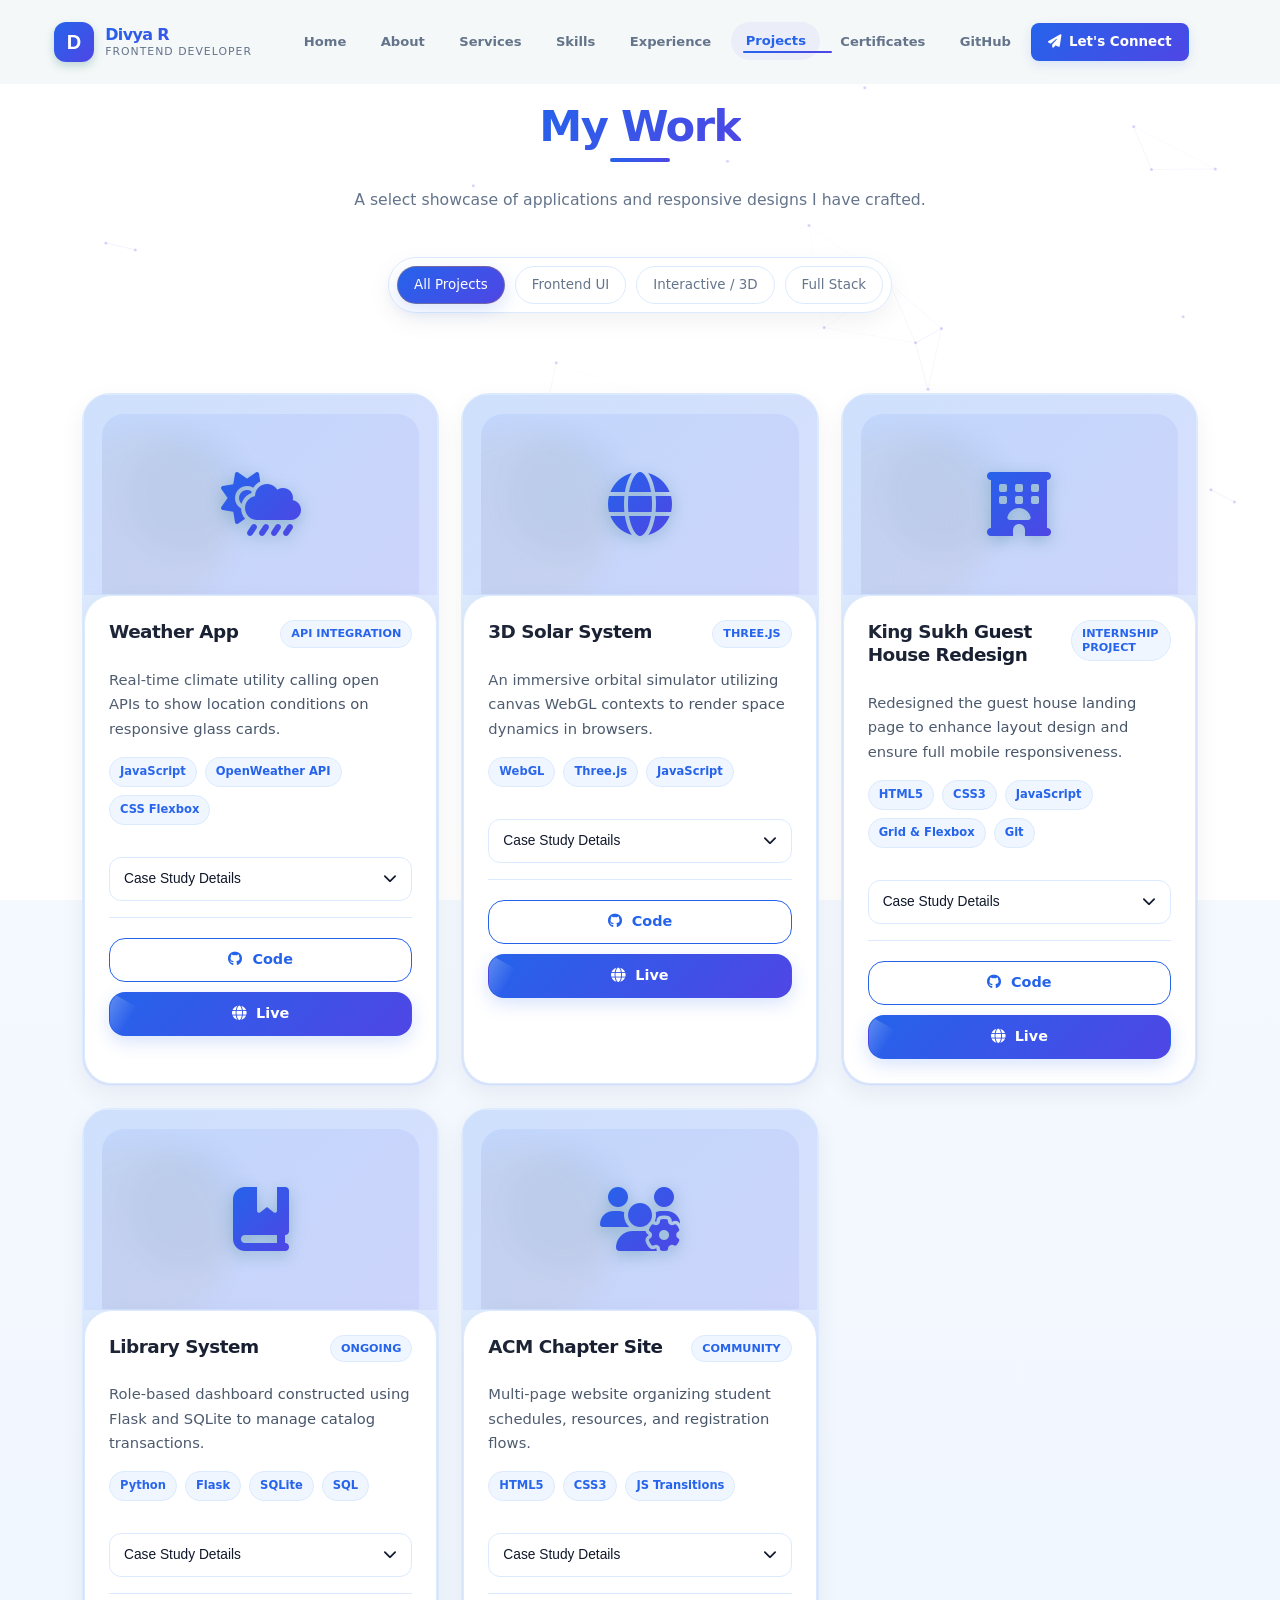
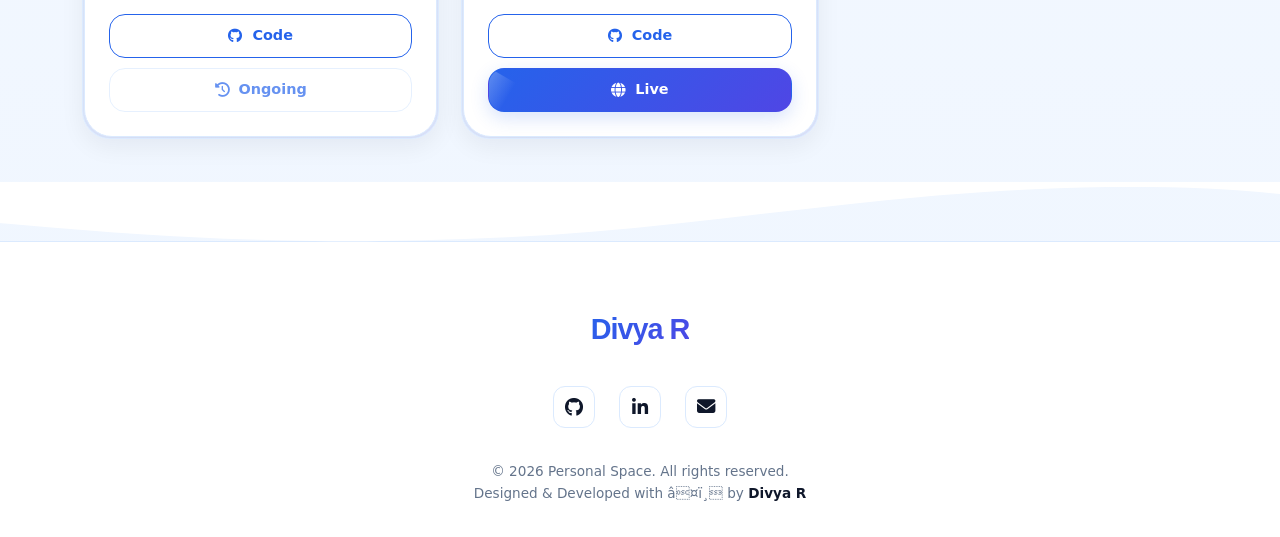
<file: pages/projects.html>
﻿<!DOCTYPE html>
<html lang="en" data-theme="light">

<head>
  <!-- 1. Core Meta Tags -->
  <meta charset="UTF-8">
  <meta name="viewport" content="width=device-width, initial-scale=1.0">
  <meta name="description"
    content="Explore the portfolio of Divya R, a freelance frontend developer and B.Tech Information Technology student in Tamil Nadu, India. View responsive web projects, UI/UX work, skills, and contact details.">
  <meta name="author" content="Divya R">
  <meta name="robots" content="index, follow">
  <meta name="theme-color" content="#F5F8F8">
  <link rel="canonical" href="https://divya-portfolio-omega-ten.vercel.app/">

  <title>Divya R | Frontend Developer in Tamil Nadu, India</title>

  <!-- 2. Security Meta Tags -->
  <meta http-equiv="Content-Security-Policy" content="default-src 'self'; script-src 'self' 'unsafe-inline' https://cdn.jsdelivr.net https://www.googletagmanager.com; style-src 'self' 'unsafe-inline' https://fonts.googleapis.com https://cdnjs.cloudflare.com; font-src 'self' https://fonts.gstatic.com https://cdnjs.cloudflare.com; img-src 'self' data: https://divyaharina.github.io; connect-src 'self' https://api.web3forms.com https://api.emailjs.com https://www.google-analytics.com; upgrade-insecure-requests;">

  <!-- 3. Open Graph / Facebook / LinkedIn / WhatsApp Preview -->
  <meta property="og:type" content="website">
  <meta property="og:url" content="https://divya-portfolio-omega-ten.vercel.app/">
  <meta property="og:title" content="Divya R | Frontend Developer in Tamil Nadu, India">
  <meta property="og:description"
    content="Explore Divya R's frontend development portfolio, featuring responsive web projects, UI/UX work, skills, and contact details.">
  <meta property="og:image" content="https://divya-portfolio-omega-ten.vercel.app/assets/image.png">
  <meta property="og:image:alt" content="Divya R, freelance frontend developer">
  <meta property="og:locale" content="en_IN">
  <meta property="og:site_name" content="Divya R Portfolio">

  <!-- 4. Twitter Cards (X Preview) -->
  <meta name="twitter:card" content="summary_large_image">
  <meta name="twitter:url" content="https://divya-portfolio-omega-ten.vercel.app/">
  <meta name="twitter:title" content="Divya R | Frontend Developer in Tamil Nadu, India">
  <meta name="twitter:description"
    content="Explore Divya R's frontend development portfolio, featuring responsive web projects, UI/UX work, skills, and contact details.">
  <meta name="twitter:image" content="https://divya-portfolio-omega-ten.vercel.app/assets/image.png">
  <meta name="twitter:image:alt" content="Divya R, freelance frontend developer">

  <!-- 5. Favicon & Progressive Web App (PWA) Support -->
  <link rel="shortcut icon" href="../favicon.ico" type="image/x-icon">
  <link rel="icon" type="image/png" href="../favicon.png">
  <link rel="icon" type="image/png" sizes="32x32" href="../assets/favicon-32x32.png">
  <link rel="icon" type="image/png" sizes="16x16" href="../assets/favicon-16x16.png">
  <link rel="apple-touch-icon" sizes="180x180" href="../assets/apple-touch-icon.png">
  <link rel="manifest" href="../manifest.webmanifest">

  <!-- 6. Preload Critical Styles & Google Fonts (Performance Optimization) -->
  <link rel="preload" href="../css/style.css" as="style">
  <link rel="stylesheet" href="../css/style.css">
  <link rel="preconnect" href="https://fonts.googleapis.com">
  <link rel="preconnect" href="https://fonts.gstatic.com" crossorigin>
  <link rel="preload"
    href="https://fonts.googleapis.com/css2?family=Montserrat:wght@400;600;700;800&family=Poppins:wght@300;400;500;600;700&display=swap"
    as="style" onload="this.onload=null;this.rel='stylesheet'">
  <noscript>
    <link rel="stylesheet"
      href="https://fonts.googleapis.com/css2?family=Montserrat:wght@400;600;700;800&family=Poppins:wght@300;400;500;600;700&display=swap">
  </noscript>

  <!-- Font Awesome Icons -->
  <link rel="stylesheet" href="https://cdnjs.cloudflare.com/ajax/libs/font-awesome/6.4.0/css/all.min.css">

  <!-- 7. JSON-LD Structured Data -->
  <script type="application/ld+json">
  {
    "@context": "https://schema.org",
    "@graph": [
      {
        "@type": "ProfilePage",
        "@id": "https://divya-portfolio-omega-ten.vercel.app/#profile",
        "url": "https://divya-portfolio-omega-ten.vercel.app/",
        "name": "Divya R | Frontend Developer in Tamil Nadu, India",
        "mainEntity": { "@id": "https://divya-portfolio-omega-ten.vercel.app/#person" }
      },
      {
        "@type": "Person",
        "@id": "https://divya-portfolio-omega-ten.vercel.app/#person",
        "name": "Divya R",
        "description": "Freelance frontend developer and B.Tech Information Technology student in Tamil Nadu, India.",
        "jobTitle": "Frontend Developer",
        "email": "divyaharina267@gmail.com",
        "url": "https://divya-portfolio-omega-ten.vercel.app/",
        "image": "https://divya-portfolio-omega-ten.vercel.app/assets/image.png",
        "nationality": "Indian",
        "affiliation": {
          "@type": "CollegeOrUniversity",
          "name": "Adhiparasakthi Engineering College",
          "address": {
            "@type": "PostalAddress",
            "addressLocality": "Melmaruvathur",
            "addressRegion": "Tamil Nadu",
            "addressCountry": "IN"
          }
        },
        "sameAs": [
          "https://github.com/DIVYAHARINA",
          "https://www.linkedin.com/in/divya2607/"
        ],
        "knowsAbout": [
          "Frontend Development",
          "Web Development",
          "HTML5",
          "CSS3",
          "JavaScript",
          "React.js",
          "Responsive Web Design",
          "Git",
          "GitHub"
        ]
      }
    ]
  }
  </script>

  <!-- 8. Google Analytics (GA4) Integration -->
  <script async src="https://www.googletagmanager.com/gtag/js?id=G-XXXXXXXXXX"></script>
  <script>
    window.dataLayer = window.dataLayer || [];
    function gtag(){dataLayer.push(arguments);}
    gtag('js', new Date());
    gtag('config', 'G-XXXXXXXXXX');
  </script>
</head>

<body>

  <!-- 1. LOADING SCREEN PRELOADER -->
  <div class="preloader" id="preloader">
    <div class="loader-logo">DIVYA.R</div>
    <div class="loader-bar-bg">
      <div class="loader-bar"></div>
    </div>
  </div>

  <!-- 2. SCROLL PROGRESS BAR -->
  <div class="scroll-progress-bar" id="scrollProgress"></div>

  <!-- 3. CANVAS FOR INTERACTIVE PARTICLES BACKGROUND -->
  <canvas id="particles-canvas"></canvas>
  <div class="cursor-glow" id="cursorGlow"></div>

  <!-- 4. NAVIGATION BAR -->
  <header class="header" id="header">
    <div class="container header-content">
      <a href="../index.html" class="logo-container">
        <div class="logo-icon">D</div>
        <div class="logo-text">
          <span class="logo-title">Divya R</span>
          <span class="logo-sub">Frontend Developer</span>
        </div>
      </a>

            <nav class="nav-wrapper">
        <ul class="nav-menu" id="navMenu">
          <li><a href="../index.html" class="nav-link">Home</a></li>
          <li><a href="about.html" class="nav-link">About</a></li>
          <li><a href="services.html" class="nav-link">Services</a></li>
          <li><a href="skills.html" class="nav-link">Skills</a></li>
          <li><a href="experience.html" class="nav-link">Experience</a></li>
          <li><a href="projects.html" class="nav-link active">Projects</a></li>
          <li><a href="certificates.html" class="nav-link">Certificates</a></li>
          <li><a href="../index.html#github" class="nav-link">GitHub</a></li>
          <li><a href="contact.html" class="nav-link nav-connect-btn"><i class="fa-solid fa-paper-plane"></i> Let's Connect</a></li>
        </ul>
      </nav>

      <div class="header-actions">
        <button class="menu-toggle" id="menuToggleBtn" aria-label="Toggle Mobile Menu">
          <span></span>
          <span></span>
          <span></span>
        </button>
      </div>
    </div>
  </header>

<section class="projects section" id="projects">
    <div class="container">
      <div class="section-title reveal">
        <h2>My Work</h2>
        <p>A select showcase of applications and responsive designs I have crafted.</p>
      </div>

      <div class="projects-filter-wrapper reveal">
        <div class="projects-tabs">
          <button class="project-tab-btn active" data-filter="all">All Projects</button>
          <button class="project-tab-btn" data-filter="frontend">Frontend UI</button>
          <button class="project-tab-btn" data-filter="graphics">Interactive / 3D</button>
          <button class="project-tab-btn" data-filter="backend">Full Stack</button>
        </div>
      </div>

      <div class="projects-grid reveal" id="projectsGrid">


        <!-- Project 2: Weather Application -->
        <div class="glass-card project-card-wrap" data-categories="frontend">
          <div class="project-img-container">
            <div class="project-graphic">
              <div class="graphic-shapes">
                <div class="graphic-shape-1"></div>
                <div class="graphic-shape-2"></div>
              </div>
              <i class="fa-solid fa-cloud-sun-rain graphic-icon"></i>
            </div>
          </div>
          <div class="project-body">
            <div class="project-title-meta">
              <h3>Weather App</h3>
              <span class="project-badge">API Integration</span>
            </div>
            <p class="project-desc-short">Real-time climate utility calling open APIs to show location conditions on
              responsive glass cards.</p>
            <div class="project-tech-tags">
              <span class="tech-tag">JavaScript</span>
              <span class="tech-tag">OpenWeather API</span>
              <span class="tech-tag">CSS Flexbox</span>
            </div>

            <button class="case-study-trigger">Case Study Details <i class="fa-solid fa-chevron-down"></i></button>
            <div class="case-study-panel">
              <div class="case-study-inner">
                <div class="case-sec">
                  <h4>Problem</h4>
                  <p>Standard weather utilities load heavy tracking packages and fail to display responsive, clean data
                    instantly.</p>
                </div>
                <div class="case-sec">
                  <h4>Solution</h4>
                  <p>Engineered a minimal client calling REST APIs and mapping JSON responses onto visual indicators
                    with strict error traps.</p>
                </div>
                <div class="case-sec">
                  <h4>Features</h4>
                  <ul>
                    <li>Developed a weather app using HTML, CSS, and JavaScript with real time API integration</li>
                    <li>Fetched and displayed live weather data using asynchronous JavaScript ( fetch API )</li>
                    <li>Designed a responsive UI for mobile and desktop compatibility</li>
                  </ul>
                </div>
              </div>
            </div>

            <div class="project-links">
              <a href="https://github.com/DIVYAHARINA/weather-project.git" target="_blank"
                class="btn btn-secondary project-btn" aria-label="View Weather App source code on GitHub"><i class="fa-brands fa-github"></i> Code</a>
              <a href="https://divyaharina.github.io/weather-project/" target="_blank"
                class="btn btn-primary project-btn" aria-label="View Weather App live web application"><i class="fa-solid fa-globe"></i> Live</a>
            </div>
          </div>
        </div>

        <!-- Project 3: 3D Solar System -->
        <div class="glass-card project-card-wrap" data-categories="graphics">
          <div class="project-img-container">
            <div class="project-graphic">
              <div class="graphic-shapes">
                <div class="graphic-shape-1"></div>
                <div class="graphic-shape-2"></div>
              </div>
              <i class="fa-solid fa-globe graphic-icon"></i>
            </div>
          </div>
          <div class="project-body">
            <div class="project-title-meta">
              <h3>3D Solar System</h3>
              <span class="project-badge">Three.js</span>
            </div>
            <p class="project-desc-short">An immersive orbital simulator utilizing canvas WebGL contexts to render space
              dynamics in browsers.</p>
            <div class="project-tech-tags">
              <span class="tech-tag">WebGL</span>
              <span class="tech-tag">Three.js</span>
              <span class="tech-tag">JavaScript</span>
            </div>

            <button class="case-study-trigger">Case Study Details <i class="fa-solid fa-chevron-down"></i></button>
            <div class="case-study-panel">
              <div class="case-study-inner">
                <div class="case-sec">
                  <h4>Problem</h4>
                  <p>Teaching orbital physics through static 2D figures fails to engage modern students effectively.</p>
                </div>
                <div class="case-sec">
                  <h4>Solution</h4>
                  <p>Rendered realistic spherical meshes mapped with high-definition textures, revolving under
                    physics-based matrices.</p>
                </div>
                <div class="case-sec">
                  <h4>Features</h4>
                  <ul>
                    <li>Built an interactive 3D solar system using Three.js with orbital animations and speed control
                    </li>
                    <li>Implemented real-time rendering and user interactions for better UI experience</li>
                    <li>Applied JavaScript concepts like event handling and 3D transformation</li>
                  </ul>
                </div>
              </div>
            </div>

            <div class="project-links">
              <a href="https://github.com/DIVYAHARINA" target="_blank" class="btn btn-secondary project-btn" aria-label="View 3D Solar System source code on GitHub"><i
                  class="fa-brands fa-github"></i> Code</a>
              <a href="https://divyaharina.github.io/3D-solar-project/" target="_blank"
                class="btn btn-primary project-btn" aria-label="View 3D Solar System live web application"><i class="fa-solid fa-globe"></i> Live</a>
            </div>
          </div>
        </div>

        <!-- Project 4: King Sukh Guest House Redesign -->
        <div class="glass-card project-card-wrap" data-categories="frontend">
          <div class="project-img-container">
            <div class="project-graphic">
              <div class="graphic-shapes">
                <div class="graphic-shape-1"></div>
                <div class="graphic-shape-2"></div>
              </div>
              <i class="fa-solid fa-hotel graphic-icon"></i>
            </div>
          </div>
          <div class="project-body">
            <div class="project-title-meta">
              <h3>King Sukh Guest House Redesign</h3>
              <span class="project-badge">Internship Project</span>
            </div>
            <p class="project-desc-short">Redesigned the guest house landing page to enhance layout design and ensure full mobile responsiveness.</p>
            <div class="project-tech-tags">
              <span class="tech-tag">HTML5</span>
              <span class="tech-tag">CSS3</span>
              <span class="tech-tag">JavaScript</span>
              <span class="tech-tag">Grid & Flexbox</span>
              <span class="tech-tag">Git</span>
            </div>

            <button class="case-study-trigger">Case Study Details <i class="fa-solid fa-chevron-down"></i></button>
            <div class="case-study-panel">
              <div class="case-study-inner">
                <div class="case-sec">
                  <h4>Overview</h4>
                  <p>Redesigned the hotel landing page website to achieve responsive layouts, modern aesthetics, and improved user experience.</p>
                </div>
                <div class="case-sec">
                  <h4>Problem Statement</h4>
                  <p>Outdated online presence, lack of mobile responsiveness, and slow loading times causing potential booking losses.</p>
                </div>
                <div class="case-sec">
                  <h4>Solution</h4>
                  <p>Engineered a visually appealing, fully responsive website utilizing grid and flexbox design patterns and performance optimization.</p>
                </div>
                <div class="case-sec">
                  <h4>Features</h4>
                  <ul>
                    <li>Dynamic image carousel galleries</li>
                    <li>Sleek amenities dashboard layout</li>
                    <li>Validated inquiry forms and responsive navigation</li>
                  </ul>
                </div>
                <div class="case-sec">
                  <h4>Responsibilities</h4>
                  <p>Analysis of layout, wireframing design concepts, frontend implementation, cross-device testing, performance optimization, and project documentation.</p>
                </div>
                <div class="case-sec">
                  <h4>Challenges Faced</h4>
                  <p>Ensuring layout and design consistency across a wide range of mobile and desktop viewport sizes while maintaining the guest house's branding.</p>
                </div>
                <div class="case-sec">
                  <h4>Outcome</h4>
                  <p>Completed the redesign within the 25-day timeline, delivering a highly functional, responsive, and recruiter-friendly web application.</p>
                </div>
              </div>
            </div>

            <div class="project-links">
              <a href="https://github.com/DIVYAHARINA/KingSukh-GuestHouse-Redesign.git" target="_blank"
                class="btn btn-secondary project-btn" aria-label="View King Sukh Guest House Redesign source code on GitHub"><i class="fa-brands fa-github"></i> Code</a>
              <a href="https://divyaharina.github.io/KingSukh-GuestHouse-Redesign/" target="_blank"
                class="btn btn-primary project-btn" aria-label="View King Sukh Guest House Redesign live website"><i class="fa-solid fa-globe"></i> Live</a>
            </div>
          </div>
        </div>

        <!-- Project 5: Library Management System -->
        <div class="glass-card project-card-wrap" data-categories="backend">
          <div class="project-img-container">
            <div class="project-graphic">
              <div class="graphic-shapes">
                <div class="graphic-shape-1"></div>
                <div class="graphic-shape-2"></div>
              </div>
              <i class="fa-solid fa-book-bookmark graphic-icon"></i>
            </div>
          </div>
          <div class="project-body">
            <div class="project-title-meta">
              <h3>Library System</h3>
              <span class="project-badge">Ongoing</span>
            </div>
            <p class="project-desc-short">Role-based dashboard constructed using Flask and SQLite to manage catalog
              transactions.</p>
            <div class="project-tech-tags">
              <span class="tech-tag">Python</span>
              <span class="tech-tag">Flask</span>
              <span class="tech-tag">SQLite</span>
              <span class="tech-tag">SQL</span>
            </div>

            <button class="case-study-trigger">Case Study Details <i class="fa-solid fa-chevron-down"></i></button>
            <div class="case-study-panel">
              <div class="case-study-inner">
                <div class="case-sec">
                  <h4>Problem</h4>
                  <p>Physical records of checkouts cause inventory discrepancies and slow down daily book handling.</p>
                </div>
                <div class="case-sec">
                  <h4>Solution</h4>
                  <p>Designing a database architecture storing credentials, borrow status, and due logs, linking it with
                    a Python API.</p>
                </div>
                <div class="case-sec">
                  <h4>Features</h4>
                  <ul>
                    <li>Admin dashboard tools</li>
                    <li>Automatic fine counter metrics</li>
                    <li>Student catalog checkouts tracker</li>
                  </ul>
                </div>
              </div>
            </div>

            <div class="project-links">
              <a href="https://github.com/DIVYAHARINA" target="_blank" class="btn btn-secondary project-btn" aria-label="View Library Management System source code on GitHub"><i
                  class="fa-brands fa-github"></i> Code</a>
              <button class="btn btn-glass project-btn" style="pointer-events: none; opacity: 0.7;" disabled><i
                  class="fa-solid fa-clock-rotate-left"></i> Ongoing</button>
            </div>
          </div>
        </div>

        <!-- Project 6: ACM Student Chapter Hub -->
        <div class="glass-card project-card-wrap" data-categories="frontend">
          <div class="project-img-container">
            <div class="project-graphic">
              <div class="graphic-shapes">
                <div class="graphic-shape-1"></div>
                <div class="graphic-shape-2"></div>
              </div>
              <i class="fa-solid fa-users-gear graphic-icon"></i>
            </div>
          </div>
          <div class="project-body">
            <div class="project-title-meta">
              <h3>ACM Chapter Site</h3>
              <span class="project-badge">Community</span>
            </div>
            <p class="project-desc-short">Multi-page website organizing student schedules, resources, and registration
              flows.</p>
            <div class="project-tech-tags">
              <span class="tech-tag">HTML5</span>
              <span class="tech-tag">CSS3</span>
              <span class="tech-tag">JS Transitions</span>
            </div>

            <button class="case-study-trigger">Case Study Details <i class="fa-solid fa-chevron-down"></i></button>
            <div class="case-study-panel">
              <div class="case-study-inner">
                <div class="case-sec">
                  <h4>Problem</h4>
                  <p>Students struggle to find central academic updates, workshop directories, and computing resources.
                  </p>
                </div>
                <div class="case-sec">
                  <h4>Solution</h4>
                  <p>Built a responsive multi-page web platform featuring styled event logs, academic guides, and
                    registration inputs.</p>
                </div>
                <div class="case-sec">
                  <h4>Features</h4>
                  <ul>
                    <li>Dynamic events schedules feeds</li>
                    <li>Stateful membership registration form</li>
                    <li>Academic resource files server links</li>
                  </ul>
                </div>
              </div>
            </div>

            <div class="project-links">
              <a href="https://github.com/DIVYAHARINA/ACM-CHAPTER-FINAL-SITE.git" target="_blank"
                class="btn btn-secondary project-btn" aria-label="View ACM Student Chapter Website source code on GitHub"><i class="fa-brands fa-github"></i> Code</a>
              <a href="https://divyaharina.github.io/ACM-CHAPTER-FINAL-SITE/" target="_blank"
                class="btn btn-primary project-btn" aria-label="View ACM Student Chapter live website"><i class="fa-solid fa-globe"></i> Live</a>
            </div>
          </div>
        </div>

      </div>
    </div>
  </section>

  <!-- 13. FOOTER -->
  <footer class="footer">
    <!-- Wave Vectors Container -->
    <div class="footer-wave-wrap">
      <svg data-name="Layer 1" xmlns="http://www.w3.org/2000/svg" viewBox="0 0 1200 120" preserveAspectRatio="none">
        <path
          d="M321.39,56.44c58-10.79,114.16-30.13,172-41.86,82.39-16.72,168.19-17.73,250.45-.39C823.78,31,906.67,72,985.66,92.83c70.05,18.48,146.53,26.09,214.34,3V120H0V27.35C120.5,41.49,216.7,64.21,321.39,56.44Z"
          class="wave-fill"></path>
      </svg>
    </div>

    <div class="container footer-content">
      <span class="footer-logo">Divya R</span>
      <div class="footer-socials">
        <a href="https://github.com/DIVYAHARINA" target="_blank" class="social-icon" aria-label="GitHub">
          <i class="fa-brands fa-github"></i>
        </a>
        <a href="https://www.linkedin.com/in/divya2607/" target="_blank" class="social-icon" aria-label="LinkedIn">
          <i class="fa-brands fa-linkedin-in"></i>
        </a>
        <a href="mailto:divyaharina267@gmail.com" class="social-icon" aria-label="Email">
          <i class="fa-solid fa-envelope"></i>
        </a>
      </div>
      <p class="footer-copy">
        &copy; 2026 Personal Space. All rights reserved. <br>
        Designed & Developed with â¤ï¸ by <strong>Divya R</strong>
      </p>
    </div>
  </footer>

  <!-- 14. BACK TO TOP BUTTON -->
  <button class="back-to-top-btn" id="backToTopBtn" aria-label="Back To Top">
    <i class="fa-solid fa-arrow-up"></i>
  </button>

  <!-- Resume Viewer Modal -->
  <div class="resume-modal" id="resumeModal">
    <div class="resume-modal-overlay" id="resumeModalOverlay"></div>
    <div class="resume-modal-container">
      <div class="resume-modal-header">
        <div class="resume-modal-title">
          <i class="fa-solid fa-file-pdf"></i>
          <span>Divya_R_Resume.pdf</span>
        </div>
        <div class="resume-modal-actions">
          <a href="../assets/resume.pdf" download="Divya_R_Resume.pdf" class="btn btn-primary btn-download-modal">
            <i class="fa-solid fa-download"></i> Download
          </a>
          <button class="resume-modal-close" id="closeResumeModalBtn" aria-label="Close Modal">
            <i class="fa-solid fa-xmark"></i>
          </button>
        </div>
      </div>
      <div class="resume-modal-body">
        <object data="../assets/resume.pdf" type="application/pdf" width="100%" height="100%">
          <iframe src="../assets/resume.pdf" width="100%" height="100%" style="border: none;">
            <p>Your browser does not support viewing PDFs. Please <a href="../assets/resume.pdf" download>download the
                PDF</a> to view it.</p>
          </iframe>
        </object>
      </div>
    </div>
  </div>

  <!-- JavaScript Functionality -->
  <script src="../js/script.js"></script>
</body>
</html>
</file>
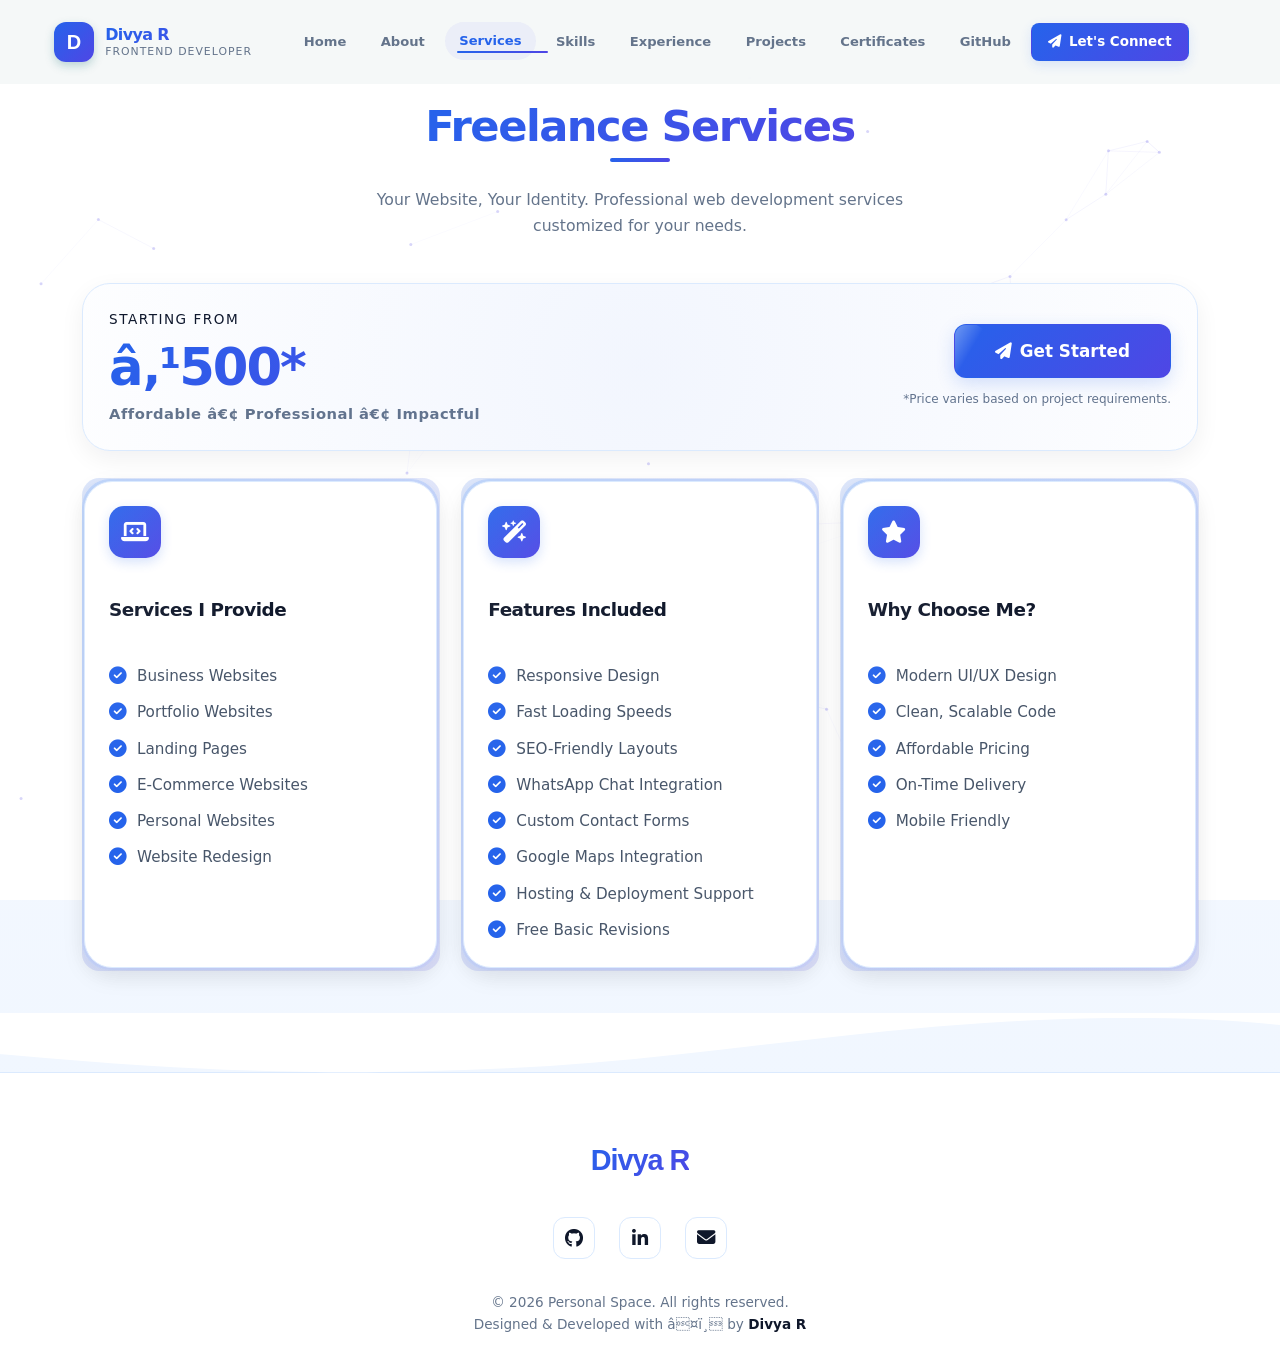
<file: pages/services.html>
﻿<!DOCTYPE html>
<html lang="en" data-theme="light">

<head>
  <!-- 1. Core Meta Tags -->
  <meta charset="UTF-8">
  <meta name="viewport" content="width=device-width, initial-scale=1.0">
  <meta name="description"
    content="Explore the portfolio of Divya R, a freelance frontend developer and B.Tech Information Technology student in Tamil Nadu, India. View responsive web projects, UI/UX work, skills, and contact details.">
  <meta name="author" content="Divya R">
  <meta name="robots" content="index, follow">
  <meta name="theme-color" content="#F5F8F8">
  <link rel="canonical" href="https://divya-portfolio-omega-ten.vercel.app/">

  <title>Divya R | Frontend Developer in Tamil Nadu, India</title>

  <!-- 2. Security Meta Tags -->
  <meta http-equiv="Content-Security-Policy" content="default-src 'self'; script-src 'self' 'unsafe-inline' https://cdn.jsdelivr.net https://www.googletagmanager.com; style-src 'self' 'unsafe-inline' https://fonts.googleapis.com https://cdnjs.cloudflare.com; font-src 'self' https://fonts.gstatic.com https://cdnjs.cloudflare.com; img-src 'self' data: https://divyaharina.github.io; connect-src 'self' https://api.web3forms.com https://api.emailjs.com https://www.google-analytics.com; upgrade-insecure-requests;">

  <!-- 3. Open Graph / Facebook / LinkedIn / WhatsApp Preview -->
  <meta property="og:type" content="website">
  <meta property="og:url" content="https://divya-portfolio-omega-ten.vercel.app/">
  <meta property="og:title" content="Divya R | Frontend Developer in Tamil Nadu, India">
  <meta property="og:description"
    content="Explore Divya R's frontend development portfolio, featuring responsive web projects, UI/UX work, skills, and contact details.">
  <meta property="og:image" content="https://divya-portfolio-omega-ten.vercel.app/assets/image.png">
  <meta property="og:image:alt" content="Divya R, freelance frontend developer">
  <meta property="og:locale" content="en_IN">
  <meta property="og:site_name" content="Divya R Portfolio">

  <!-- 4. Twitter Cards (X Preview) -->
  <meta name="twitter:card" content="summary_large_image">
  <meta name="twitter:url" content="https://divya-portfolio-omega-ten.vercel.app/">
  <meta name="twitter:title" content="Divya R | Frontend Developer in Tamil Nadu, India">
  <meta name="twitter:description"
    content="Explore Divya R's frontend development portfolio, featuring responsive web projects, UI/UX work, skills, and contact details.">
  <meta name="twitter:image" content="https://divya-portfolio-omega-ten.vercel.app/assets/image.png">
  <meta name="twitter:image:alt" content="Divya R, freelance frontend developer">

  <!-- 5. Favicon & Progressive Web App (PWA) Support -->
  <link rel="shortcut icon" href="../favicon.ico" type="image/x-icon">
  <link rel="icon" type="image/png" href="../favicon.png">
  <link rel="icon" type="image/png" sizes="32x32" href="../assets/favicon-32x32.png">
  <link rel="icon" type="image/png" sizes="16x16" href="../assets/favicon-16x16.png">
  <link rel="apple-touch-icon" sizes="180x180" href="../assets/apple-touch-icon.png">
  <link rel="manifest" href="../manifest.webmanifest">

  <!-- 6. Preload Critical Styles & Google Fonts (Performance Optimization) -->
  <link rel="preload" href="../css/style.css" as="style">
  <link rel="stylesheet" href="../css/style.css">
  <link rel="preconnect" href="https://fonts.googleapis.com">
  <link rel="preconnect" href="https://fonts.gstatic.com" crossorigin>
  <link rel="preload"
    href="https://fonts.googleapis.com/css2?family=Montserrat:wght@400;600;700;800&family=Poppins:wght@300;400;500;600;700&display=swap"
    as="style" onload="this.onload=null;this.rel='stylesheet'">
  <noscript>
    <link rel="stylesheet"
      href="https://fonts.googleapis.com/css2?family=Montserrat:wght@400;600;700;800&family=Poppins:wght@300;400;500;600;700&display=swap">
  </noscript>

  <!-- Font Awesome Icons -->
  <link rel="stylesheet" href="https://cdnjs.cloudflare.com/ajax/libs/font-awesome/6.4.0/css/all.min.css">

  <!-- 7. JSON-LD Structured Data -->
  <script type="application/ld+json">
  {
    "@context": "https://schema.org",
    "@graph": [
      {
        "@type": "ProfilePage",
        "@id": "https://divya-portfolio-omega-ten.vercel.app/#profile",
        "url": "https://divya-portfolio-omega-ten.vercel.app/",
        "name": "Divya R | Frontend Developer in Tamil Nadu, India",
        "mainEntity": { "@id": "https://divya-portfolio-omega-ten.vercel.app/#person" }
      },
      {
        "@type": "Person",
        "@id": "https://divya-portfolio-omega-ten.vercel.app/#person",
        "name": "Divya R",
        "description": "Freelance frontend developer and B.Tech Information Technology student in Tamil Nadu, India.",
        "jobTitle": "Frontend Developer",
        "email": "divyaharina267@gmail.com",
        "url": "https://divya-portfolio-omega-ten.vercel.app/",
        "image": "https://divya-portfolio-omega-ten.vercel.app/assets/image.png",
        "nationality": "Indian",
        "affiliation": {
          "@type": "CollegeOrUniversity",
          "name": "Adhiparasakthi Engineering College",
          "address": {
            "@type": "PostalAddress",
            "addressLocality": "Melmaruvathur",
            "addressRegion": "Tamil Nadu",
            "addressCountry": "IN"
          }
        },
        "sameAs": [
          "https://github.com/DIVYAHARINA",
          "https://www.linkedin.com/in/divya2607/"
        ],
        "knowsAbout": [
          "Frontend Development",
          "Web Development",
          "HTML5",
          "CSS3",
          "JavaScript",
          "React.js",
          "Responsive Web Design",
          "Git",
          "GitHub"
        ]
      }
    ]
  }
  </script>

  <!-- 8. Google Analytics (GA4) Integration -->
  <script async src="https://www.googletagmanager.com/gtag/js?id=G-XXXXXXXXXX"></script>
  <script>
    window.dataLayer = window.dataLayer || [];
    function gtag(){dataLayer.push(arguments);}
    gtag('js', new Date());
    gtag('config', 'G-XXXXXXXXXX');
  </script>
</head>

<body>

  <!-- 1. LOADING SCREEN PRELOADER -->
  <div class="preloader" id="preloader">
    <div class="loader-logo">DIVYA.R</div>
    <div class="loader-bar-bg">
      <div class="loader-bar"></div>
    </div>
  </div>

  <!-- 2. SCROLL PROGRESS BAR -->
  <div class="scroll-progress-bar" id="scrollProgress"></div>

  <!-- 3. CANVAS FOR INTERACTIVE PARTICLES BACKGROUND -->
  <canvas id="particles-canvas"></canvas>
  <div class="cursor-glow" id="cursorGlow"></div>

  <!-- 4. NAVIGATION BAR -->
  <header class="header" id="header">
    <div class="container header-content">
      <a href="../index.html" class="logo-container">
        <div class="logo-icon">D</div>
        <div class="logo-text">
          <span class="logo-title">Divya R</span>
          <span class="logo-sub">Frontend Developer</span>
        </div>
      </a>

            <nav class="nav-wrapper">
        <ul class="nav-menu" id="navMenu">
          <li><a href="../index.html" class="nav-link">Home</a></li>
          <li><a href="about.html" class="nav-link">About</a></li>
          <li><a href="services.html" class="nav-link active">Services</a></li>
          <li><a href="skills.html" class="nav-link">Skills</a></li>
          <li><a href="experience.html" class="nav-link">Experience</a></li>
          <li><a href="projects.html" class="nav-link">Projects</a></li>
          <li><a href="certificates.html" class="nav-link">Certificates</a></li>
          <li><a href="../index.html#github" class="nav-link">GitHub</a></li>
          <li><a href="contact.html" class="nav-link nav-connect-btn"><i class="fa-solid fa-paper-plane"></i> Let's Connect</a></li>
        </ul>
      </nav>

      <div class="header-actions">
        <button class="menu-toggle" id="menuToggleBtn" aria-label="Toggle Mobile Menu">
          <span></span>
          <span></span>
          <span></span>
        </button>
      </div>
    </div>
  </header>

<section class="services section" id="services">
    <div class="container">
      <div class="section-title reveal">
        <h2>Freelance Services</h2>
        <p>Your Website, Your Identity. Professional web development services customized for your needs.</p>
      </div>

      <div class="services-pricing-card glass-card reveal">
        <div class="pricing-main">
          <div class="pricing-label">Starting From</div>
          <div class="pricing-price">â‚¹500*</div>
          <div class="pricing-tagline">Affordable â€¢ Professional â€¢ Impactful</div>
        </div>
        <div class="pricing-action">
          <a href="contact.html" class="btn btn-primary"><i class="fa-solid fa-paper-plane"></i> Get Started</a>
          <span class="pricing-footnote">*Price varies based on project requirements.</span>
        </div>
      </div>

      <div class="services-grid reveal">
        <!-- Card 1: Services I Offer -->
        <div class="gradient-border-card service-card">
          <div class="service-card-inner">
            <div class="service-card-icon"><i class="fa-solid fa-laptop-code"></i></div>
            <h3>Services I Provide</h3>
            <ul class="service-list">
              <li><i class="fa-solid fa-circle-check"></i> Business Websites</li>
              <li><i class="fa-solid fa-circle-check"></i> Portfolio Websites</li>
              <li><i class="fa-solid fa-circle-check"></i> Landing Pages</li>
              <li><i class="fa-solid fa-circle-check"></i> E-Commerce Websites</li>
              <li><i class="fa-solid fa-circle-check"></i> Personal Websites</li>
              <li><i class="fa-solid fa-circle-check"></i> Website Redesign</li>
            </ul>
          </div>
        </div>

        <!-- Card 2: Features Included -->
        <div class="gradient-border-card service-card">
          <div class="service-card-inner">
            <div class="service-card-icon"><i class="fa-solid fa-wand-magic-sparkles"></i></div>
            <h3>Features Included</h3>
            <ul class="service-list">
              <li><i class="fa-solid fa-circle-check"></i> Responsive Design</li>
              <li><i class="fa-solid fa-circle-check"></i> Fast Loading Speeds</li>
              <li><i class="fa-solid fa-circle-check"></i> SEO-Friendly Layouts</li>
              <li><i class="fa-solid fa-circle-check"></i> WhatsApp Chat Integration</li>
              <li><i class="fa-solid fa-circle-check"></i> Custom Contact Forms</li>
              <li><i class="fa-solid fa-circle-check"></i> Google Maps Integration</li>
              <li><i class="fa-solid fa-circle-check"></i> Hosting & Deployment Support</li>
              <li><i class="fa-solid fa-circle-check"></i> Free Basic Revisions</li>
            </ul>
          </div>
        </div>

        <!-- Card 3: Why Choose Me? -->
        <div class="gradient-border-card service-card">
          <div class="service-card-inner">
            <div class="service-card-icon"><i class="fa-solid fa-star"></i></div>
            <h3>Why Choose Me?</h3>
            <ul class="service-list">
              <li><i class="fa-solid fa-circle-check"></i> Modern UI/UX Design</li>
              <li><i class="fa-solid fa-circle-check"></i> Clean, Scalable Code</li>
              <li><i class="fa-solid fa-circle-check"></i> Affordable Pricing</li>
              <li><i class="fa-solid fa-circle-check"></i> On-Time Delivery</li>
              <li><i class="fa-solid fa-circle-check"></i> Mobile Friendly</li>
            </ul>
          </div>
        </div>
      </div>
    </div>
  </section>

  <!-- 13. FOOTER -->
  <footer class="footer">
    <!-- Wave Vectors Container -->
    <div class="footer-wave-wrap">
      <svg data-name="Layer 1" xmlns="http://www.w3.org/2000/svg" viewBox="0 0 1200 120" preserveAspectRatio="none">
        <path
          d="M321.39,56.44c58-10.79,114.16-30.13,172-41.86,82.39-16.72,168.19-17.73,250.45-.39C823.78,31,906.67,72,985.66,92.83c70.05,18.48,146.53,26.09,214.34,3V120H0V27.35C120.5,41.49,216.7,64.21,321.39,56.44Z"
          class="wave-fill"></path>
      </svg>
    </div>

    <div class="container footer-content">
      <span class="footer-logo">Divya R</span>
      <div class="footer-socials">
        <a href="https://github.com/DIVYAHARINA" target="_blank" class="social-icon" aria-label="GitHub">
          <i class="fa-brands fa-github"></i>
        </a>
        <a href="https://www.linkedin.com/in/divya2607/" target="_blank" class="social-icon" aria-label="LinkedIn">
          <i class="fa-brands fa-linkedin-in"></i>
        </a>
        <a href="mailto:divyaharina267@gmail.com" class="social-icon" aria-label="Email">
          <i class="fa-solid fa-envelope"></i>
        </a>
      </div>
      <p class="footer-copy">
        &copy; 2026 Personal Space. All rights reserved. <br>
        Designed & Developed with â¤ï¸ by <strong>Divya R</strong>
      </p>
    </div>
  </footer>

  <!-- 14. BACK TO TOP BUTTON -->
  <button class="back-to-top-btn" id="backToTopBtn" aria-label="Back To Top">
    <i class="fa-solid fa-arrow-up"></i>
  </button>

  <!-- Resume Viewer Modal -->
  <div class="resume-modal" id="resumeModal">
    <div class="resume-modal-overlay" id="resumeModalOverlay"></div>
    <div class="resume-modal-container">
      <div class="resume-modal-header">
        <div class="resume-modal-title">
          <i class="fa-solid fa-file-pdf"></i>
          <span>Divya_R_Resume.pdf</span>
        </div>
        <div class="resume-modal-actions">
          <a href="../assets/resume.pdf" download="Divya_R_Resume.pdf" class="btn btn-primary btn-download-modal">
            <i class="fa-solid fa-download"></i> Download
          </a>
          <button class="resume-modal-close" id="closeResumeModalBtn" aria-label="Close Modal">
            <i class="fa-solid fa-xmark"></i>
          </button>
        </div>
      </div>
      <div class="resume-modal-body">
        <object data="../assets/resume.pdf" type="application/pdf" width="100%" height="100%">
          <iframe src="../assets/resume.pdf" width="100%" height="100%" style="border: none;">
            <p>Your browser does not support viewing PDFs. Please <a href="../assets/resume.pdf" download>download the
                PDF</a> to view it.</p>
          </iframe>
        </object>
      </div>
    </div>
  </div>

  <!-- JavaScript Functionality -->
  <script src="../js/script.js"></script>
</body>
</html>
</file>
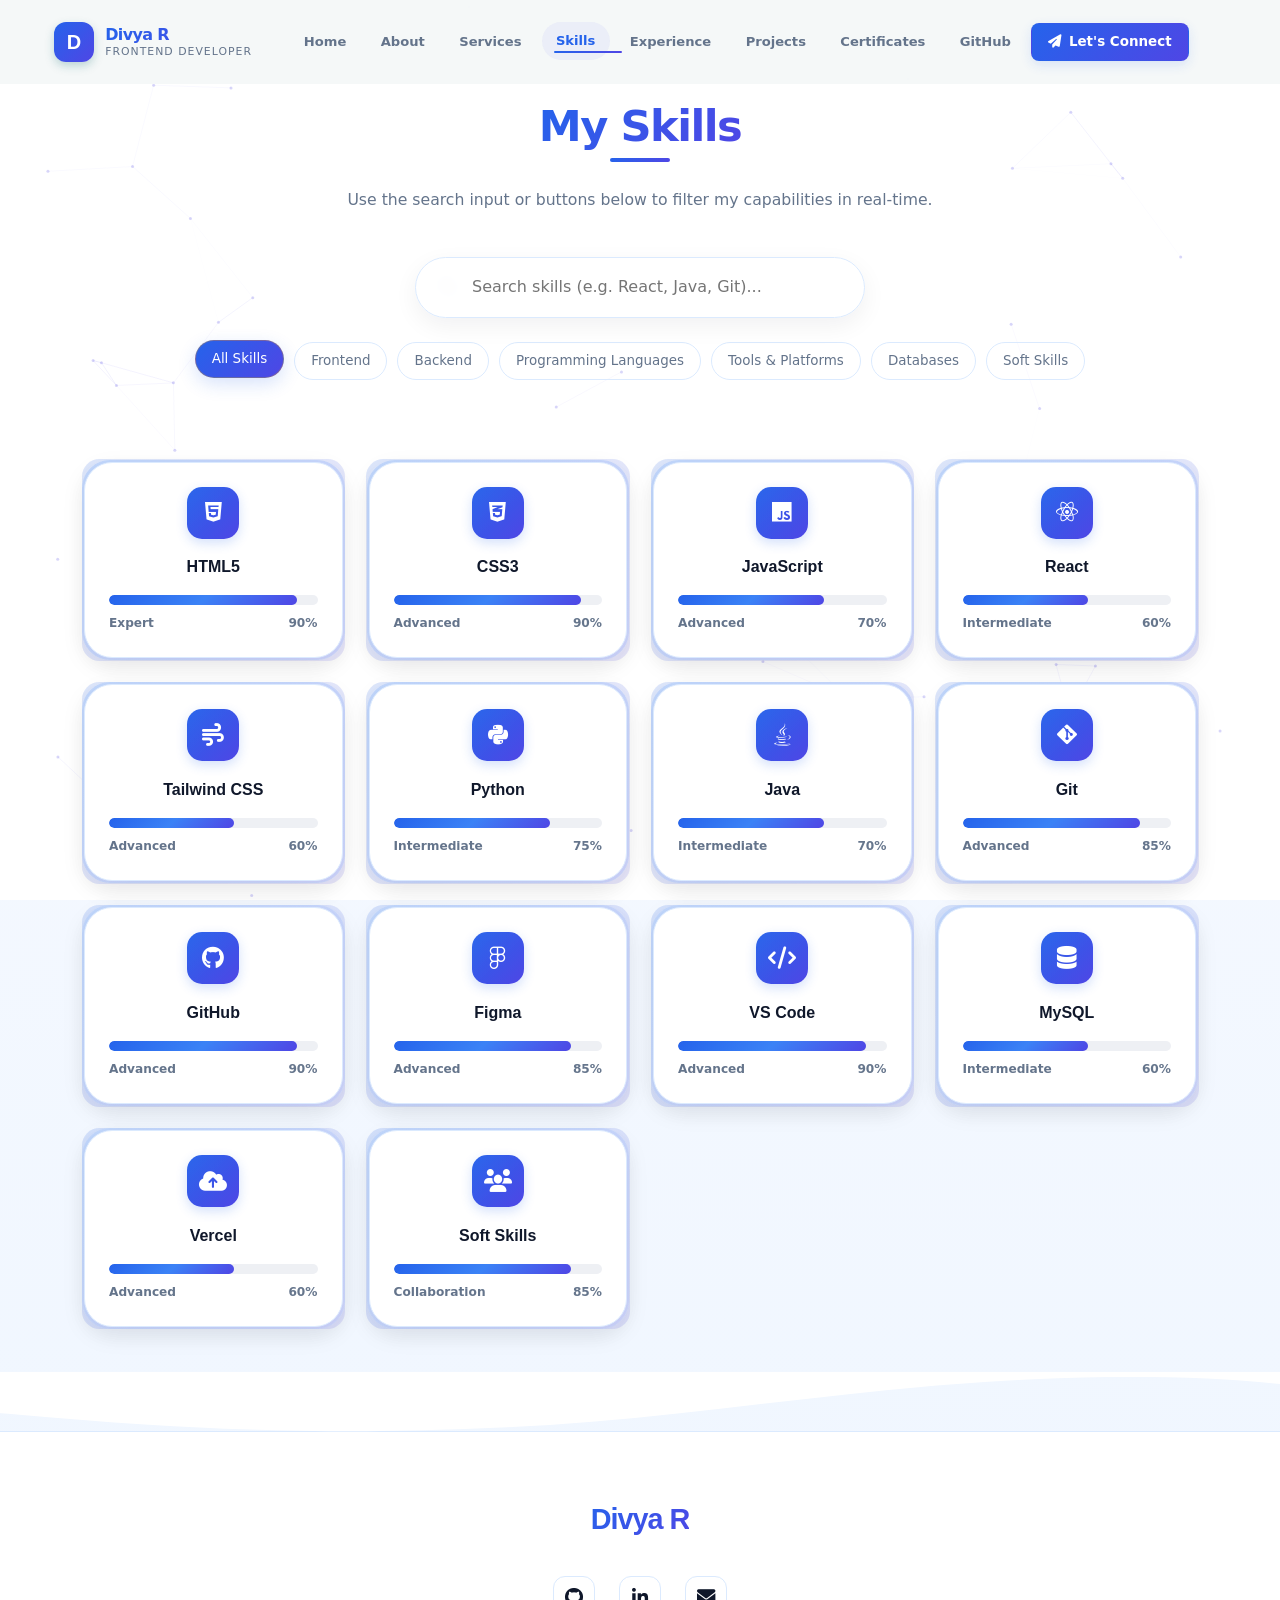
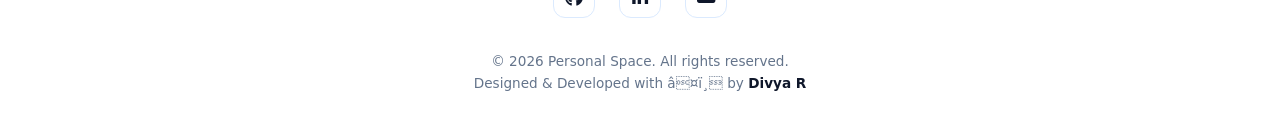
<file: pages/skills.html>
﻿<!DOCTYPE html>
<html lang="en" data-theme="light">

<head>
  <!-- 1. Core Meta Tags -->
  <meta charset="UTF-8">
  <meta name="viewport" content="width=device-width, initial-scale=1.0">
  <meta name="description"
    content="Explore the portfolio of Divya R, a freelance frontend developer and B.Tech Information Technology student in Tamil Nadu, India. View responsive web projects, UI/UX work, skills, and contact details.">
  <meta name="author" content="Divya R">
  <meta name="robots" content="index, follow">
  <meta name="theme-color" content="#F5F8F8">
  <link rel="canonical" href="https://divya-portfolio-omega-ten.vercel.app/">

  <title>Divya R | Frontend Developer in Tamil Nadu, India</title>

  <!-- 2. Security Meta Tags -->
  <meta http-equiv="Content-Security-Policy" content="default-src 'self'; script-src 'self' 'unsafe-inline' https://cdn.jsdelivr.net https://www.googletagmanager.com; style-src 'self' 'unsafe-inline' https://fonts.googleapis.com https://cdnjs.cloudflare.com; font-src 'self' https://fonts.gstatic.com https://cdnjs.cloudflare.com; img-src 'self' data: https://divyaharina.github.io; connect-src 'self' https://api.web3forms.com https://api.emailjs.com https://www.google-analytics.com; upgrade-insecure-requests;">

  <!-- 3. Open Graph / Facebook / LinkedIn / WhatsApp Preview -->
  <meta property="og:type" content="website">
  <meta property="og:url" content="https://divya-portfolio-omega-ten.vercel.app/">
  <meta property="og:title" content="Divya R | Frontend Developer in Tamil Nadu, India">
  <meta property="og:description"
    content="Explore Divya R's frontend development portfolio, featuring responsive web projects, UI/UX work, skills, and contact details.">
  <meta property="og:image" content="https://divya-portfolio-omega-ten.vercel.app/assets/image.png">
  <meta property="og:image:alt" content="Divya R, freelance frontend developer">
  <meta property="og:locale" content="en_IN">
  <meta property="og:site_name" content="Divya R Portfolio">

  <!-- 4. Twitter Cards (X Preview) -->
  <meta name="twitter:card" content="summary_large_image">
  <meta name="twitter:url" content="https://divya-portfolio-omega-ten.vercel.app/">
  <meta name="twitter:title" content="Divya R | Frontend Developer in Tamil Nadu, India">
  <meta name="twitter:description"
    content="Explore Divya R's frontend development portfolio, featuring responsive web projects, UI/UX work, skills, and contact details.">
  <meta name="twitter:image" content="https://divya-portfolio-omega-ten.vercel.app/assets/image.png">
  <meta name="twitter:image:alt" content="Divya R, freelance frontend developer">

  <!-- 5. Favicon & Progressive Web App (PWA) Support -->
  <link rel="shortcut icon" href="../favicon.ico" type="image/x-icon">
  <link rel="icon" type="image/png" href="../favicon.png">
  <link rel="icon" type="image/png" sizes="32x32" href="../assets/favicon-32x32.png">
  <link rel="icon" type="image/png" sizes="16x16" href="../assets/favicon-16x16.png">
  <link rel="apple-touch-icon" sizes="180x180" href="../assets/apple-touch-icon.png">
  <link rel="manifest" href="../manifest.webmanifest">

  <!-- 6. Preload Critical Styles & Google Fonts (Performance Optimization) -->
  <link rel="preload" href="../css/style.css" as="style">
  <link rel="stylesheet" href="../css/style.css">
  <link rel="preconnect" href="https://fonts.googleapis.com">
  <link rel="preconnect" href="https://fonts.gstatic.com" crossorigin>
  <link rel="preload"
    href="https://fonts.googleapis.com/css2?family=Montserrat:wght@400;600;700;800&family=Poppins:wght@300;400;500;600;700&display=swap"
    as="style" onload="this.onload=null;this.rel='stylesheet'">
  <noscript>
    <link rel="stylesheet"
      href="https://fonts.googleapis.com/css2?family=Montserrat:wght@400;600;700;800&family=Poppins:wght@300;400;500;600;700&display=swap">
  </noscript>

  <!-- Font Awesome Icons -->
  <link rel="stylesheet" href="https://cdnjs.cloudflare.com/ajax/libs/font-awesome/6.4.0/css/all.min.css">

  <!-- 7. JSON-LD Structured Data -->
  <script type="application/ld+json">
  {
    "@context": "https://schema.org",
    "@graph": [
      {
        "@type": "ProfilePage",
        "@id": "https://divya-portfolio-omega-ten.vercel.app/#profile",
        "url": "https://divya-portfolio-omega-ten.vercel.app/",
        "name": "Divya R | Frontend Developer in Tamil Nadu, India",
        "mainEntity": { "@id": "https://divya-portfolio-omega-ten.vercel.app/#person" }
      },
      {
        "@type": "Person",
        "@id": "https://divya-portfolio-omega-ten.vercel.app/#person",
        "name": "Divya R",
        "description": "Freelance frontend developer and B.Tech Information Technology student in Tamil Nadu, India.",
        "jobTitle": "Frontend Developer",
        "email": "divyaharina267@gmail.com",
        "url": "https://divya-portfolio-omega-ten.vercel.app/",
        "image": "https://divya-portfolio-omega-ten.vercel.app/assets/image.png",
        "nationality": "Indian",
        "affiliation": {
          "@type": "CollegeOrUniversity",
          "name": "Adhiparasakthi Engineering College",
          "address": {
            "@type": "PostalAddress",
            "addressLocality": "Melmaruvathur",
            "addressRegion": "Tamil Nadu",
            "addressCountry": "IN"
          }
        },
        "sameAs": [
          "https://github.com/DIVYAHARINA",
          "https://www.linkedin.com/in/divya2607/"
        ],
        "knowsAbout": [
          "Frontend Development",
          "Web Development",
          "HTML5",
          "CSS3",
          "JavaScript",
          "React.js",
          "Responsive Web Design",
          "Git",
          "GitHub"
        ]
      }
    ]
  }
  </script>

  <!-- 8. Google Analytics (GA4) Integration -->
  <script async src="https://www.googletagmanager.com/gtag/js?id=G-XXXXXXXXXX"></script>
  <script>
    window.dataLayer = window.dataLayer || [];
    function gtag(){dataLayer.push(arguments);}
    gtag('js', new Date());
    gtag('config', 'G-XXXXXXXXXX');
  </script>
</head>

<body>

  <!-- 1. LOADING SCREEN PRELOADER -->
  <div class="preloader" id="preloader">
    <div class="loader-logo">DIVYA.R</div>
    <div class="loader-bar-bg">
      <div class="loader-bar"></div>
    </div>
  </div>

  <!-- 2. SCROLL PROGRESS BAR -->
  <div class="scroll-progress-bar" id="scrollProgress"></div>

  <!-- 3. CANVAS FOR INTERACTIVE PARTICLES BACKGROUND -->
  <canvas id="particles-canvas"></canvas>
  <div class="cursor-glow" id="cursorGlow"></div>

  <!-- 4. NAVIGATION BAR -->
  <header class="header" id="header">
    <div class="container header-content">
      <a href="../index.html" class="logo-container">
        <div class="logo-icon">D</div>
        <div class="logo-text">
          <span class="logo-title">Divya R</span>
          <span class="logo-sub">Frontend Developer</span>
        </div>
      </a>

            <nav class="nav-wrapper">
        <ul class="nav-menu" id="navMenu">
          <li><a href="../index.html" class="nav-link">Home</a></li>
          <li><a href="about.html" class="nav-link">About</a></li>
          <li><a href="services.html" class="nav-link">Services</a></li>
          <li><a href="skills.html" class="nav-link active">Skills</a></li>
          <li><a href="experience.html" class="nav-link">Experience</a></li>
          <li><a href="projects.html" class="nav-link">Projects</a></li>
          <li><a href="certificates.html" class="nav-link">Certificates</a></li>
          <li><a href="../index.html#github" class="nav-link">GitHub</a></li>
          <li><a href="contact.html" class="nav-link nav-connect-btn"><i class="fa-solid fa-paper-plane"></i> Let's Connect</a></li>
        </ul>
      </nav>

      <div class="header-actions">
        <button class="menu-toggle" id="menuToggleBtn" aria-label="Toggle Mobile Menu">
          <span></span>
          <span></span>
          <span></span>
        </button>
      </div>
    </div>
  </header>

<section class="skills section" id="skills">
    <div class="container">
      <div class="section-title reveal">
        <h2>My Skills</h2>
        <p>Use the search input or buttons below to filter my capabilities in real-time.</p>
      </div>

      <div class="skills-filter-container reveal">
        <div class="skills-search-wrapper">
          <i class="fa-solid fa-magnifying-glass skills-search-icon"></i>
          <input type="text" id="skillsSearch" class="skills-search-input"
            placeholder="Search skills (e.g. React, Java, Git)..." aria-label="Search skills" autocomplete="off">
        </div>

        <div class="skills-tabs">
          <button class="skill-tab-btn active" data-filter="all">All Skills</button>
          <button class="skill-tab-btn" data-filter="frontend">Frontend</button>
          <button class="skill-tab-btn" data-filter="backend">Backend</button>
          <button class="skill-tab-btn" data-filter="languages">Programming Languages</button>
          <button class="skill-tab-btn" data-filter="tools">Tools & Platforms</button>
          <button class="skill-tab-btn" data-filter="databases">Databases</button>
          <button class="skill-tab-btn" data-filter="soft">Soft Skills</button>
        </div>
      </div>

      <!-- Skills Cards Grid -->
      <div class="skills-cards-grid reveal" id="skillsGrid">
        <!-- 1. HTML -->
        <div class="gradient-border-card skill-card-wrap" data-categories="frontend languages">
          <div class="skill-card-inner">
            <div class="skill-card-icon-wrap"><i class="fa-brands fa-html5"></i></div>
            <span class="skill-card-name">HTML5</span>
            <div class="skill-progress-container">
              <div class="skill-progress-bar-bg">
                <div class="skill-progress-fill" data-progress="90%"></div>
              </div>
              <div class="skill-progress-meta">
                <span>Expert</span>
                <span>90%</span>
              </div>
            </div>
          </div>
        </div>

        <!-- 2. CSS -->
        <div class="gradient-border-card skill-card-wrap" data-categories="frontend languages">
          <div class="skill-card-inner">
            <div class="skill-card-icon-wrap"><i class="fa-brands fa-css3-alt"></i></div>
            <span class="skill-card-name">CSS3</span>
            <div class="skill-progress-container">
              <div class="skill-progress-bar-bg">
                <div class="skill-progress-fill" data-progress="90%"></div>
              </div>
              <div class="skill-progress-meta">
                <span>Advanced</span>
                <span>90%</span>
              </div>
            </div>
          </div>
        </div>

        <!-- 3. JS -->
        <div class="gradient-border-card skill-card-wrap" data-categories="frontend languages">
          <div class="skill-card-inner">
            <div class="skill-card-icon-wrap"><i class="fa-brands fa-js"></i></div>
            <span class="skill-card-name">JavaScript</span>
            <div class="skill-progress-container">
              <div class="skill-progress-bar-bg">
                <div class="skill-progress-fill" data-progress="70%"></div>
              </div>
              <div class="skill-progress-meta">
                <span>Advanced</span>
                <span>70%</span>
              </div>
            </div>
          </div>
        </div>

        <!-- 4. React -->
        <div class="gradient-border-card skill-card-wrap" data-categories="frontend">
          <div class="skill-card-inner">
            <div class="skill-card-icon-wrap"><i class="fa-brands fa-react"></i></div>
            <span class="skill-card-name">React</span>
            <div class="skill-progress-container">
              <div class="skill-progress-bar-bg">
                <div class="skill-progress-fill" data-progress="60%"></div>
              </div>
              <div class="skill-progress-meta">
                <span>Intermediate</span>
                <span>60%</span>
              </div>
            </div>
          </div>
        </div>

        <!-- 5. Tailwind CSS -->
        <div class="gradient-border-card skill-card-wrap" data-categories="frontend">
          <div class="skill-card-inner">
            <div class="skill-card-icon-wrap"><i class="fa-solid fa-wind"></i></div>
            <span class="skill-card-name">Tailwind CSS</span>
            <div class="skill-progress-container">
              <div class="skill-progress-bar-bg">
                <div class="skill-progress-fill" data-progress="60%"></div>
              </div>
              <div class="skill-progress-meta">
                <span>Advanced</span>
                <span>60%</span>
              </div>
            </div>
          </div>
        </div>

        <!-- 6. Python -->
        <div class="gradient-border-card skill-card-wrap" data-categories="languages backend">
          <div class="skill-card-inner">
            <div class="skill-card-icon-wrap"><i class="fa-brands fa-python"></i></div>
            <span class="skill-card-name">Python</span>
            <div class="skill-progress-container">
              <div class="skill-progress-bar-bg">
                <div class="skill-progress-fill" data-progress="75%"></div>
              </div>
              <div class="skill-progress-meta">
                <span>Intermediate</span>
                <span>75%</span>
              </div>
            </div>
          </div>
        </div>

        <!-- 7. Java -->
        <div class="gradient-border-card skill-card-wrap" data-categories="languages backend">
          <div class="skill-card-inner">
            <div class="skill-card-icon-wrap"><i class="fa-brands fa-java"></i></div>
            <span class="skill-card-name">Java</span>
            <div class="skill-progress-container">
              <div class="skill-progress-bar-bg">
                <div class="skill-progress-fill" data-progress="70%"></div>
              </div>
              <div class="skill-progress-meta">
                <span>Intermediate</span>
                <span>70%</span>
              </div>
            </div>
          </div>
        </div>

        <!-- 8. Git -->
        <div class="gradient-border-card skill-card-wrap" data-categories="tools">
          <div class="skill-card-inner">
            <div class="skill-card-icon-wrap"><i class="fa-brands fa-git-alt"></i></div>
            <span class="skill-card-name">Git</span>
            <div class="skill-progress-container">
              <div class="skill-progress-bar-bg">
                <div class="skill-progress-fill" data-progress="85%"></div>
              </div>
              <div class="skill-progress-meta">
                <span>Advanced</span>
                <span>85%</span>
              </div>
            </div>
          </div>
        </div>

        <!-- 9. GitHub -->
        <div class="gradient-border-card skill-card-wrap" data-categories="tools">
          <div class="skill-card-inner">
            <div class="skill-card-icon-wrap"><i class="fa-brands fa-github"></i></div>
            <span class="skill-card-name">GitHub</span>
            <div class="skill-progress-container">
              <div class="skill-progress-bar-bg">
                <div class="skill-progress-fill" data-progress="90%"></div>
              </div>
              <div class="skill-progress-meta">
                <span>Advanced</span>
                <span>90%</span>
              </div>
            </div>
          </div>
        </div>

        <!-- 10. Figma -->
        <div class="gradient-border-card skill-card-wrap" data-categories="tools">
          <div class="skill-card-inner">
            <div class="skill-card-icon-wrap"><i class="fa-brands fa-figma"></i></div>
            <span class="skill-card-name">Figma</span>
            <div class="skill-progress-container">
              <div class="skill-progress-bar-bg">
                <div class="skill-progress-fill" data-progress="85%"></div>
              </div>
              <div class="skill-progress-meta">
                <span>Advanced</span>
                <span>85%</span>
              </div>
            </div>
          </div>
        </div>

        <!-- 11. VS Code -->
        <div class="gradient-border-card skill-card-wrap" data-categories="tools">
          <div class="skill-card-inner">
            <div class="skill-card-icon-wrap"><i class="fa-solid fa-code"></i></div>
            <span class="skill-card-name">VS Code</span>
            <div class="skill-progress-container">
              <div class="skill-progress-bar-bg">
                <div class="skill-progress-fill" data-progress="90%"></div>
              </div>
              <div class="skill-progress-meta">
                <span>Advanced</span>
                <span>90%</span>
              </div>
            </div>
          </div>
        </div>

        <!-- 12. MySQL -->
        <div class="gradient-border-card skill-card-wrap" data-categories="databases backend">
          <div class="skill-card-inner">
            <div class="skill-card-icon-wrap"><i class="fa-solid fa-database"></i></div>
            <span class="skill-card-name">MySQL</span>
            <div class="skill-progress-container">
              <div class="skill-progress-bar-bg">
                <div class="skill-progress-fill" data-progress="60%"></div>
              </div>
              <div class="skill-progress-meta">
                <span>Intermediate</span>
                <span>60%</span>
              </div>
            </div>
          </div>
        </div>

        <!-- 13. Vercel -->
        <div class="gradient-border-card skill-card-wrap" data-categories="tools">
          <div class="skill-card-inner">
            <div class="skill-card-icon-wrap"><i class="fa-solid fa-cloud-arrow-up"></i></div>
            <span class="skill-card-name">Vercel</span>
            <div class="skill-progress-container">
              <div class="skill-progress-bar-bg">
                <div class="skill-progress-fill" data-progress="60%"></div>
              </div>
              <div class="skill-progress-meta">
                <span>Advanced</span>
                <span>60%</span>
              </div>
            </div>
          </div>
        </div>

        <!-- 13. Soft Skills -->
        <div class="gradient-border-card skill-card-wrap" data-categories="soft">
          <div class="skill-card-inner">
            <div class="skill-card-icon-wrap"><i class="fa-solid fa-users"></i></div>
            <span class="skill-card-name">Soft Skills</span>
            <div class="skill-progress-container">
              <div class="skill-progress-bar-bg">
                <div class="skill-progress-fill" data-progress="85%"></div>
              </div>
              <div class="skill-progress-meta">
                <span>Collaboration</span>
                <span>85%</span>
              </div>
            </div>
          </div>
        </div>
      </div>
    </div>
  </section>

  <!-- 13. FOOTER -->
  <footer class="footer">
    <!-- Wave Vectors Container -->
    <div class="footer-wave-wrap">
      <svg data-name="Layer 1" xmlns="http://www.w3.org/2000/svg" viewBox="0 0 1200 120" preserveAspectRatio="none">
        <path
          d="M321.39,56.44c58-10.79,114.16-30.13,172-41.86,82.39-16.72,168.19-17.73,250.45-.39C823.78,31,906.67,72,985.66,92.83c70.05,18.48,146.53,26.09,214.34,3V120H0V27.35C120.5,41.49,216.7,64.21,321.39,56.44Z"
          class="wave-fill"></path>
      </svg>
    </div>

    <div class="container footer-content">
      <span class="footer-logo">Divya R</span>
      <div class="footer-socials">
        <a href="https://github.com/DIVYAHARINA" target="_blank" class="social-icon" aria-label="GitHub">
          <i class="fa-brands fa-github"></i>
        </a>
        <a href="https://www.linkedin.com/in/divya2607/" target="_blank" class="social-icon" aria-label="LinkedIn">
          <i class="fa-brands fa-linkedin-in"></i>
        </a>
        <a href="mailto:divyaharina267@gmail.com" class="social-icon" aria-label="Email">
          <i class="fa-solid fa-envelope"></i>
        </a>
      </div>
      <p class="footer-copy">
        &copy; 2026 Personal Space. All rights reserved. <br>
        Designed & Developed with â¤ï¸ by <strong>Divya R</strong>
      </p>
    </div>
  </footer>

  <!-- 14. BACK TO TOP BUTTON -->
  <button class="back-to-top-btn" id="backToTopBtn" aria-label="Back To Top">
    <i class="fa-solid fa-arrow-up"></i>
  </button>

  <!-- Resume Viewer Modal -->
  <div class="resume-modal" id="resumeModal">
    <div class="resume-modal-overlay" id="resumeModalOverlay"></div>
    <div class="resume-modal-container">
      <div class="resume-modal-header">
        <div class="resume-modal-title">
          <i class="fa-solid fa-file-pdf"></i>
          <span>Divya_R_Resume.pdf</span>
        </div>
        <div class="resume-modal-actions">
          <a href="../assets/resume.pdf" download="Divya_R_Resume.pdf" class="btn btn-primary btn-download-modal">
            <i class="fa-solid fa-download"></i> Download
          </a>
          <button class="resume-modal-close" id="closeResumeModalBtn" aria-label="Close Modal">
            <i class="fa-solid fa-xmark"></i>
          </button>
        </div>
      </div>
      <div class="resume-modal-body">
        <object data="../assets/resume.pdf" type="application/pdf" width="100%" height="100%">
          <iframe src="../assets/resume.pdf" width="100%" height="100%" style="border: none;">
            <p>Your browser does not support viewing PDFs. Please <a href="../assets/resume.pdf" download>download the
                PDF</a> to view it.</p>
          </iframe>
        </object>
      </div>
    </div>
  </div>

  <!-- JavaScript Functionality -->
  <script src="../js/script.js"></script>
</body>
</html>
</file>
<file: css/style.css>
@import url("https://fonts.googleapis.com/css2?family=Inter:wght@400;500;600;700&display=swap");
@import url("./base.css");

/* Typography and layout polish: preserve the existing visual system and behavior. */
:root {
  --font-primary: "Inter", system-ui, -apple-system, BlinkMacSystemFont, "Segoe UI", sans-serif;
  --content-width: 1180px;
  --space-section: clamp(4.5rem, 8vw, 6.75rem);
  --text-body-size: 1rem;
  --text-body-leading: 1.65;
}

html,
body,
button,
input,
textarea,
select {
  font-family: var(--font-primary);
}

html {
  overflow-x: clip;
}

body {
  font-size: var(--text-body-size);
  line-height: var(--text-body-leading);
  text-rendering: optimizeLegibility;
  -webkit-font-smoothing: antialiased;
}

.container {
  width: min(100% - 2.5rem, var(--content-width));
  margin-inline: auto;
}

.header {
  padding: 12px 0;
}

.header-content,
.logo-container,
.header-actions {
  display: flex;
  align-items: center;
}

.header-content {
  min-height: 60px;
  gap: 1.25rem;
  padding-inline: 0.25rem;
}

.logo-container {
  flex-shrink: 0;
  gap: 0.7rem;
  padding: 0.2rem 0;
}

.logo-text {
  display: grid;
  align-content: center;
  gap: 0.05rem;
  line-height: 1.15;
}

.logo-title,
.logo-sub,
.nav-link,
.btn,
.menu-toggle,
.tab-btn,
.skill-tab-btn,
.project-tab-btn {
  font-family: var(--font-primary);
}

.logo-title {
  font-size: 1rem;
  font-weight: 700;
}

.logo-sub {
  font-size: 0.68rem;
  font-weight: 500;
  line-height: 1.25;
}

.nav-wrapper {
  display: flex;
  align-items: center;
  margin-inline: auto;
}

.nav-menu {
  align-items: center;
  gap: 0.35rem;
}

.nav-link {
  min-height: 38px;
  padding: 0.6rem 0.9rem;
  font-size: 0.82rem;
  font-weight: 600;
  line-height: 1;
  white-space: nowrap;
  border-radius: 999px;
  transition: color 0.2s ease, background 0.2s ease, transform 0.2s ease;
}

.nav-link:hover,
.nav-link.active {
  background: rgba(79, 70, 229, 0.06);
  color: var(--primary);
  transform: translateY(-1px);
}

.header-actions {
  flex-shrink: 0;
  gap: 0.65rem;
}

.menu-toggle {
  display: none;
  place-items: center;
  flex: 0 0 auto;
}

.hero {
  padding-top: clamp(3.5rem, 7vw, 5rem);
}

.hero-grid {
  align-items: center;
  gap: clamp(2.5rem, 5vw, 4.5rem);
}

.hero-text {
  min-width: 0;
}

.hero-hello {
  padding: 0.55rem 0.85rem;
  font-size: 0.72rem;
  font-weight: 600;
  letter-spacing: 0.08em;
  line-height: 1.2;
}

.hero-name {
  margin: 1.25rem 0 0.85rem;
  font-family: var(--font-primary);
  font-size: clamp(2.65rem, 5vw, 4.5rem);
  font-weight: 700;
  line-height: 1.08;
  letter-spacing: -0.045em;
}

.hero-title-wrap {
  min-height: 0;
  margin-bottom: 1rem;
  font-family: var(--font-primary);
  font-size: clamp(1.15rem, 2vw, 1.65rem);
  font-weight: 600;
  line-height: 1.3;
}

.hero-role-cursor {
  height: 1.4em;
}

.hero-desc {
  max-width: 620px;
  margin-bottom: 1.5rem;
  font-size: 1rem;
  line-height: 1.68;
}

.hero-btns,
.hero-socials {
  gap: 0.75rem;
}

.btn {
  min-height: 48px;
  padding-inline: 1.15rem;
  font-size: 0.9rem;
  font-weight: 600;
  line-height: 1.2;
  white-space: nowrap;
}

.section {
  padding: var(--space-section) 0;
}

.section-title {
  max-width: 680px;
  margin-bottom: clamp(2rem, 4vw, 2.75rem);
}

.section-title h2 {
  margin-bottom: 0.7rem;
  font-family: var(--font-primary);
  font-size: clamp(1.9rem, 3.6vw, 2.7rem);
  font-weight: 700;
  line-height: 1.15;
  letter-spacing: -0.035em;
}

.section-title p {
  font-size: 0.98rem;
  line-height: 1.65;
}

h1,
h2,
h3,
h4,
h5,
h6 {
  text-wrap: balance;
}

h3,
h4 {
  font-family: var(--font-primary);
  line-height: 1.25;
}

h3 {
  font-weight: 600;
}

p,
li,
.tab-text,
.timeline-desc,
.project-desc-short {
  line-height: 1.65;
}

.hero-stats {
  margin-top: clamp(2.5rem, 5vw, 3.5rem);
}

.stat-number,
.pricing-price {
  font-family: var(--font-primary);
  font-weight: 700;
}

.stat-label {
  font-size: 0.78rem;
  font-weight: 500;
  line-height: 1.4;
}

.about-pic-card h3,
.service-card h3,
.project-body h3,
.contact-card h3 {
  font-size: 1.15rem;
  font-weight: 600;
}

.service-card-inner,
.skill-card-inner,
.project-body {
  padding: 1.5rem;
}

.service-card h3,
.project-body h3,
.contact-card h3 {
  margin: 1rem 0 0.7rem;
}

.service-list,
.timeline-achievements {
  gap: 0.7rem;
}

.skill-card-inner {
  gap: 1.1rem;
}

.skill-card-name {
  font-size: 1rem;
  font-weight: 600;
  line-height: 1.35;
}

.timeline-card {
  padding: 1.5rem;
}

.timeline-header {
  gap: 0.45rem 0.75rem;
  margin-bottom: 0.85rem;
}

.timeline-role {
  font-size: 1.08rem;
  font-weight: 600;
  line-height: 1.3;
}

.timeline-company,
.timeline-duration {
  font-size: 0.82rem;
  line-height: 1.4;
}

.project-body {
  display: flex;
  flex-direction: column;
}

.project-title-meta {
  align-items: flex-start;
}

.project-body h3 {
  margin-top: 0;
  font-size: 1.15rem;
}

.project-desc-short {
  margin: 0.1rem 0 1rem;
  font-size: 0.92rem;
}

.project-tech-tags {
  gap: 0.5rem;
  margin-bottom: 1rem;
}

.tech-tag,
.project-badge {
  line-height: 1.2;
}

.case-study-trigger {
  min-height: 44px;
  font-size: 0.86rem;
  font-weight: 500;
  line-height: 1.3;
}

.project-links {
  margin-top: 1rem;
}

.project-btn {
  min-height: 44px;
}

.tab-btn,
.skill-tab-btn,
.project-tab-btn {
  font-size: 0.84rem;
  font-weight: 500;
  line-height: 1.2;
}

.pricing-label,
.fact-title,
.contact-item-label {
  font-weight: 500;
}

@media (max-width: 900px) {
  .nav-wrapper {
    margin-inline: 0;
  }

  .hero-text {
    max-width: 680px;
    margin-inline: auto;
  }
}

@media (max-width: 760px) {
  .container {
    width: min(100% - 2rem, var(--content-width));
  }

  .header {
    padding: 10px 0;
  }

  .header-content {
    min-height: 52px;
  }

  .nav-wrapper {
    top: calc(100% + 8px);
  }

  .nav-link {
    min-height: 42px;
    padding: 0.7rem 0.8rem;
    font-size: 0.9rem;
    line-height: 1.2;
  }

  .hero {
    padding-top: 3rem;
  }

  .hero-text {
    text-align: center;
  }

  .hero-desc {
    margin-inline: auto;
    font-size: 0.96rem;
  }

  .hero-title-wrap,
  .hero-btns,
  .hero-socials {
    justify-content: center;
  }

  .hero-btns {
    align-items: stretch;
  }

  .hero-btns .btn {
    width: 100%;
  }

  .section {
    padding: 4.5rem 0;
  }

  .section-title {
    margin-bottom: 2rem;
  }

  .section-title h2 {
    font-size: clamp(1.8rem, 7vw, 2.3rem);
  }

  .section-title p {
    font-size: 0.93rem;
  }

  .services-pricing-card {
    align-items: flex-start;
  }
}

@media (max-width: 520px) {
  .container {
    width: min(100% - 1.5rem, var(--content-width));
  }

  .logo-sub {
    font-size: 0.62rem;
  }

  .hero-name {
    font-size: clamp(2.25rem, 12vw, 3.1rem);
  }

  .hero-title-wrap {
    font-size: 1.12rem;
  }

  .hero-desc {
    font-size: 0.94rem;
  }

  .service-card-inner,
  .skill-card-inner,
  .project-body,
  .timeline-card {
    padding: 1.25rem;
  }

  .services-pricing-card {
    flex-direction: column;
    align-items: stretch;
    padding: 1.25rem;
  }
}

:root,
html[data-theme='light'] {
  --bg-primary: #F8FAFF;
  --bg-secondary: #EFF6FF;
  --bg-canvas: #FFFFFF;
  --text-primary: #0F172A;
  --text-secondary: #475569;
  --text-muted: #64748B;
  --primary: #2563EB;
  --secondary: #4F46E5;
  --accent: #4F46E5;
  --accent-rgb: 79, 70, 229;
  --glass-bg: rgba(255, 255, 255, 0.94);
  --glass-bg-hover: #FFFFFF;
  --glass-border: #DBEAFE;
  --glass-shadow: 0 8px 24px rgba(15, 23, 42, 0.06);
  --gradient-primary: linear-gradient(135deg, #2563EB, #4F46E5);
  --gradient-glow: linear-gradient(135deg, rgba(37, 99, 235, 0.08), rgba(79, 70, 229, 0.06));
  --gradient-border: linear-gradient(135deg, rgba(37, 99, 235, 0.22), rgba(79, 70, 229, 0.18));
  --gradient-text: linear-gradient(135deg, #2563EB, #4F46E5);
  --shadow-glow: 0 0 22px rgba(37, 99, 235, 0.12);
  --page-bg: #F8FAFF;
  --page-bg-strong: #EFF6FF;
  --panel: rgba(255, 255, 255, 0.92);
  --panel-strong: #FFFFFF;
  --panel-soft: rgba(37, 99, 235, 0.04);
  --card: #FFFFFF;
  --text: #0F172A;
  --muted: #64748B;
  --line: #DBEAFE;
  --primary-2: #3B82F6;
  --primary-3: #4F46E5;
  --primary-4: #4F46E5;
  --accent-glow: rgba(37, 99, 235, 0.16);
  --shadow: 0 12px 32px rgba(15, 23, 42, 0.07);
  --shadow-md: 0 8px 24px rgba(15, 23, 42, 0.06);
  --shadow-lg: 0 16px 38px rgba(15, 23, 42, 0.1);
}

html[data-theme='light'] body {
  background: linear-gradient(180deg, #F8FAFF 0%, #EFF6FF 100%);
  color: #0F172A;
}

html[data-theme='light'] body::before {
  background:
    radial-gradient(circle at 16% 18%, rgba(37, 99, 235, 0.05), transparent 20%),
    radial-gradient(circle at 78% 16%, rgba(79, 70, 229, 0.04), transparent 24%),
    radial-gradient(circle at 50% 82%, rgba(59, 130, 246, 0.04), transparent 28%);
}

html[data-theme='light'] .header.sticky {
  background: rgba(255, 255, 255, 0.92);
  border-bottom-color: #DBEAFE;
  box-shadow: 0 8px 24px rgba(15, 23, 42, 0.06);
}

html[data-theme='light'] .glass-card,
html[data-theme='light'] .gradient-border-card,
html[data-theme='light'] .service-card-inner,
html[data-theme='light'] .skill-card-inner,
html[data-theme='light'] .project-body,
html[data-theme='light'] .timeline-card,
html[data-theme='light'] .contact-card,
html[data-theme='light'] .contact-form,
html[data-theme='light'] .about-right,
html[data-theme='light'] .fact-item,
html[data-theme='light'] .stat-item,
html[data-theme='light'] .services-pricing-card,
html[data-theme='light'] .github-graph-card,
html[data-theme='light'] .github-right,
html[data-theme='light'] .contact-info-card,
html[data-theme='light'] .contact-form-card,
html[data-theme='light'] .cert-card-inner {
  background: #FFFFFF;
  border-color: #DBEAFE;
  color: #0F172A;
  box-shadow: 0 8px 24px rgba(15, 23, 42, 0.06);
}

html[data-theme='light'] .glass-card:hover,
html[data-theme='light'] .gradient-border-card:hover,
html[data-theme='light'] .service-card-inner:hover,
html[data-theme='light'] .skill-card-inner:hover,
html[data-theme='light'] .project-body:hover,
html[data-theme='light'] .timeline-card:hover,
html[data-theme='light'] .contact-card:hover,
html[data-theme='light'] .contact-form:hover,
html[data-theme='light'] .about-right:hover,
html[data-theme='light'] .fact-item:hover,
html[data-theme='light'] .stat-item:hover {
  border-color: #93C5FD;
  box-shadow: 0 12px 28px rgba(37, 99, 235, 0.12);
}

html[data-theme='light'] .gradient-border-card:hover::after {
  background: linear-gradient(135deg, rgba(37, 99, 235, 0.3), rgba(79, 70, 229, 0.26));
}

html[data-theme='light'] .service-card,
html[data-theme='light'] .skill-card-wrap,
html[data-theme='light'] .project-card-wrap {
  background: linear-gradient(135deg, #DBEAFE, #E0E7FF);
}

html[data-theme='light'] .service-card h3,
html[data-theme='light'] .project-body h3,
html[data-theme='light'] .contact-card h3,
html[data-theme='light'] .contact-info-val,
html[data-theme='light'] .contact-info-lbl,
html[data-theme='light'] .pricing-label,
html[data-theme='light'] .fact-title,
html[data-theme='light'] .contact-item-label {
  color: #0F172A;
}

html[data-theme='light'] .contact-info-icon,
html[data-theme='light'] .contact-item-icon,
html[data-theme='light'] .fact-icon,
html[data-theme='light'] .service-card-icon,
html[data-theme='light'] .skill-card-icon-wrap,
html[data-theme='light'] .cert-icon-box {
  background: linear-gradient(135deg, #2563EB, #4F46E5);
  color: #FFFFFF;
  box-shadow: 0 4px 12px rgba(37, 99, 235, 0.2);
}

html[data-theme='light'] .contact-info-lbl,
html[data-theme='light'] .contact-item-label,
html[data-theme='light'] .service-list li i,
html[data-theme='light'] .timeline-achievements li i {
  color: #2563EB;
}

html[data-theme='light'] .tech-tag,
html[data-theme='light'] .project-badge {
  background: #EFF6FF;
  border-color: #DBEAFE;
  color: #2563EB;
}

html[data-theme='light'] .project-graphic {
  background: linear-gradient(135deg, rgba(37, 99, 235, 0.08), rgba(79, 70, 229, 0.07));
}

html[data-theme='light'] .services-pricing-card::before {
  background: radial-gradient(circle, rgba(37, 99, 235, 0.06) 0%, transparent 60%);
}

html[data-theme='light'] .btn-primary,
html[data-theme='light'] .project-tab-btn.active,
html[data-theme='light'] .skill-tab-btn.active {
  background: linear-gradient(135deg, #2563EB, #4F46E5);
  color: #FFFFFF;
  box-shadow: 0 6px 18px rgba(37, 99, 235, 0.18);
}

html[data-theme='light'] .btn-secondary {
  background: #FFFFFF;
  border-color: #2563EB;
  color: #2563EB;
}

html[data-theme='light'] .btn-secondary:hover {
  background: #EFF6FF;
  box-shadow: 0 6px 18px rgba(37, 99, 235, 0.12);
}

html[data-theme='light'] .btn-glass {
  background: #FFFFFF;
  border-color: #DBEAFE;
  color: #2563EB;
}

[data-theme='dark'] {
  --bg-primary: #0B1220;
  --bg-secondary: #111C32;
  --bg-canvas: #0B1220;
  --text-primary: #F8FAFC;
  --text-secondary: #CBD5E1;
  --text-muted: #94A3B8;
  --primary: #3B82F6;
  --secondary: #4F46E5;
  --accent: #60A5FA;
  --accent-rgb: 96, 165, 250;
  --glass-bg: rgba(17, 28, 50, 0.94);
  --glass-bg-hover: #172642;
  --glass-border: rgba(96, 165, 250, 0.2);
  --glass-shadow: 0 10px 28px rgba(0, 0, 0, 0.24);
  --gradient-primary: linear-gradient(135deg, #2563EB, #4F46E5);
  --gradient-glow: linear-gradient(135deg, rgba(37, 99, 235, 0.14), rgba(79, 70, 229, 0.12));
  --gradient-border: linear-gradient(135deg, rgba(96, 165, 250, 0.24), rgba(129, 140, 248, 0.22));
  --gradient-text: linear-gradient(135deg, #93C5FD, #C7D2FE);
  --shadow-glow: 0 0 24px rgba(37, 99, 235, 0.18);
  --page-bg: #0B1220;
  --page-bg-strong: #111C32;
  --panel: rgba(17, 28, 50, 0.92);
  --panel-strong: #172642;
  --panel-soft: rgba(96, 165, 250, 0.08);
  --card: #111C32;
  --text: #F8FAFC;
  --muted: #CBD5E1;
  --line: rgba(96, 165, 250, 0.2);
  --primary-2: #60A5FA;
  --primary-3: #818CF8;
  --primary-4: #93C5FD;
  --accent-glow: rgba(37, 99, 235, 0.22);
  --shadow: 0 16px 40px rgba(0, 0, 0, 0.28);
}

[data-theme='dark'] body {
  background: linear-gradient(180deg, #0B1220 0%, #111C32 100%);
  color: #F8FAFC;
}

[data-theme='dark'] .glass-card,
[data-theme='dark'] .gradient-border-card,
[data-theme='dark'] .service-card-inner,
[data-theme='dark'] .skill-card-inner,
[data-theme='dark'] .project-body,
[data-theme='dark'] .timeline-card,
[data-theme='dark'] .contact-card,
[data-theme='dark'] .contact-form,
[data-theme='dark'] .about-right,
[data-theme='dark'] .fact-item,
[data-theme='dark'] .stat-item,
[data-theme='dark'] .services-pricing-card,
[data-theme='dark'] .github-graph-card,
[data-theme='dark'] .github-right,
[data-theme='dark'] .contact-info-card,
[data-theme='dark'] .contact-form-card,
[data-theme='dark'] .cert-card-inner {
  background: #111C32;
  border-color: rgba(96, 165, 250, 0.2);
  color: #F8FAFC;
  box-shadow: 0 10px 28px rgba(0, 0, 0, 0.24);
}

[data-theme='dark'] .glass-card:hover,
[data-theme='dark'] .gradient-border-card:hover,
[data-theme='dark'] .service-card-inner:hover,
[data-theme='dark'] .skill-card-inner:hover,
[data-theme='dark'] .project-body:hover,
[data-theme='dark'] .timeline-card:hover,
[data-theme='dark'] .contact-card:hover,
[data-theme='dark'] .contact-form:hover,
[data-theme='dark'] .about-right:hover,
[data-theme='dark'] .fact-item:hover,
[data-theme='dark'] .stat-item:hover {
  border-color: rgba(96, 165, 250, 0.42);
  box-shadow: 0 14px 32px rgba(37, 99, 235, 0.18);
}

[data-theme='dark'] .contact-info-icon,
[data-theme='dark'] .contact-item-icon,
[data-theme='dark'] .fact-icon,
[data-theme='dark'] .service-card-icon,
[data-theme='dark'] .skill-card-icon-wrap,
[data-theme='dark'] .cert-icon-box {
  background: linear-gradient(135deg, #2563EB, #4F46E5);
  color: #FFFFFF;
  box-shadow: 0 4px 12px rgba(37, 99, 235, 0.24);
}

[data-theme='dark'] .tech-tag,
[data-theme='dark'] .project-badge {
  background: rgba(37, 99, 235, 0.14);
  border-color: rgba(96, 165, 250, 0.2);
  color: #BFDBFE;
}

[data-theme='dark'] .btn-secondary,
[data-theme='dark'] .btn-glass {
  background: #111C32;
  border-color: #60A5FA;
  color: #F8FAFC;
}

.nav-connect-btn {
  display: inline-flex;
  align-items: center;
  justify-content: center;
  gap: 0.45rem;
  padding: 0.55rem 0.9rem;
  border: 1px solid transparent;
  border-radius: 999px;
  background: linear-gradient(135deg, #2563EB, #4F46E5);
  color: #FFFFFF;
  font-family: var(--font-primary);
  font-size: 0.84rem;
  font-weight: 600;
  line-height: 1.2;
  white-space: nowrap;
  box-shadow: 0 4px 12px rgba(37, 99, 235, 0.14);
  transition: var(--transition-fast);
}

.nav-connect-btn:hover {
  color: #FFFFFF;
  box-shadow: 0 6px 16px rgba(37, 99, 235, 0.2);
  transform: translateY(-1px);
}

.nav-connect-btn::after,
.nav-connect-btn:hover::after {
  display: none;
}

.timeline-container {
  padding: 1.5rem 0;
}

.timeline-item {
  gap: 2.5rem;
  margin-bottom: 2.5rem;
}

.timeline-item:nth-child(odd) .timeline-content-wrap {
  text-align: left;
}

.timeline-card {
  padding: 1.6rem;
  text-align: left;
}

.timeline-header {
  display: flex;
  flex-direction: column;
  align-items: flex-start;
  gap: 0.35rem;
  margin-bottom: 0.85rem;
}

.timeline-company {
  margin: 0;
}

.timeline-desc {
  margin-bottom: 0.9rem;
  text-align: left;
}

.timeline-achievements {
  display: flex;
  align-items: flex-start;
  text-align: left;
}

.timeline-item:nth-child(odd) .timeline-achievements {
  align-items: flex-start;
}

.timeline-item:nth-child(odd) .timeline-achievements li {
  flex-direction: row;
  text-align: left;
}

.timeline-item:nth-child(odd) .internship-micro-timeline-title {
  justify-content: flex-start;
}

.timeline-item:nth-child(odd) .internship-micro-timeline {
  border-left: 2px dashed var(--glass-border);
  border-right: none;
  padding-left: 1.25rem;
  padding-right: 0;
  margin-left: 0.5rem;
  margin-right: 0;
  text-align: left;
}

.timeline-item:nth-child(odd) .micro-step-dot {
  left: -22px;
  right: auto;
}

@media (max-width: 1024px) {
  .timeline-item {
    gap: 1.5rem;
    margin-bottom: 2rem;
  }
}

@media (max-width: 768px) {
  .nav-connect-btn {
    justify-content: flex-start;
    width: 100%;
    padding: 0.7rem 0.8rem;
    border-radius: 10px;
  }

  .timeline-container {
    width: 100%;
    min-width: 0;
    grid-template-columns: minmax(0, 1fr);
    padding-left: 0;
  }

  .timeline-line {
    left: 1rem;
    transform: none;
  }

  .timeline-dot {
    left: 1rem;
  }

  .timeline-item,
  .timeline-item:nth-child(odd),
  .timeline-item:nth-child(even) {
    display: block;
    width: 100%;
    min-width: 0;
    padding-left: 0;
    margin-bottom: 1.5rem;
  }

  .timeline-item:nth-child(even) .timeline-content-wrap,
  .timeline-item:nth-child(odd) .timeline-content-wrap {
    grid-column: auto;
    width: 100%;
    min-width: 0;
    padding-left: 3rem;
    text-align: left;
  }

  .timeline-card {
    width: 100%;
    min-width: 0;
    padding: 1.25rem;
    text-align: left;
  }

  .timeline-achievements {
    display: flex;
    align-items: flex-start;
  }
}

.nav-connect-btn {
  display: inline-flex;
  align-items: center;
  justify-content: center;
  gap: 0.5rem;
  padding: 0.6rem 1rem;
  border: 1px solid transparent;
  border-radius: 8px;
  background: linear-gradient(135deg, #2563EB, #4F46E5);
  color: #FFFFFF;
  line-height: 1;
  transition: background 0.2s ease, box-shadow 0.2s ease, transform 0.2s ease;
}

.nav-connect-btn::after {
  display: none;
}

.nav-connect-btn:hover,
.nav-connect-btn.active {
  background: linear-gradient(135deg, #1D4ED8, #4338CA);
  color: #FFFFFF;
  box-shadow: 0 5px 14px rgba(37, 99, 235, 0.2);
  transform: translateY(-1px);
}

[data-theme='dark'] .nav-connect-btn {
  color: #FFFFFF;
}

.timeline-container {
  max-width: 900px;
}

.timeline-item {
  gap: 2.5rem;
  margin-bottom: 2.5rem;
}

.timeline-line {
  left: 50%;
  width: 3px;
}

.timeline-dot {
  left: 50%;
}

.timeline-item:nth-child(odd) .timeline-content-wrap,
.timeline-item:nth-child(even) .timeline-content-wrap {
  text-align: left;
}

.timeline-card {
  padding: 1.75rem;
  text-align: left;
}

.timeline-header {
  display: flex;
  flex-direction: column;
  align-items: flex-start;
  gap: 0.25rem;
  margin-bottom: 1rem;
}

.timeline-company {
  margin: 0.15rem 0;
}

.timeline-desc {
  margin-bottom: 1rem;
  text-align: left;
}

.timeline-achievements,
.timeline-item:nth-child(odd) .timeline-achievements,
.timeline-item:nth-child(even) .timeline-achievements {
  display: flex;
  align-items: flex-start;
  text-align: left;
}

.timeline-achievements li,
.timeline-item:nth-child(odd) .timeline-achievements li {
  flex-direction: row;
  text-align: left;
}

.internship-micro-timeline,
.timeline-item:nth-child(odd) .internship-micro-timeline {
  margin-left: 0.5rem;
  margin-right: 0;
  padding-left: 1.25rem;
  padding-right: 0;
  border-left: 2px dashed var(--glass-border);
  border-right: 0;
  text-align: left;
}

.timeline-item:nth-child(odd) .micro-step-dot {
  left: -22px;
  right: auto;
}

@media (max-width: 1024px) {
  .timeline-container {
    padding-left: 0;
  }

  .timeline-line,
  .timeline-dot {
    left: 1.25rem;
  }

  .timeline-line {
    transform: none;
  }

  .timeline-item {
    grid-template-columns: minmax(0, 1fr);
    gap: 0;
    margin-bottom: 2rem;
  }

  .timeline-item:nth-child(even) .timeline-content-wrap,
  .timeline-item:nth-child(odd) .timeline-content-wrap {
    grid-column: 1;
    padding-left: 3.5rem;
    text-align: left;
  }

  .timeline-card {
    width: 100%;
  }
}

@media (max-width: 768px) {
  .timeline-container {
    padding-block: 1rem;
  }

  .timeline-line,
  .timeline-dot {
    left: 0.875rem;
  }

  .timeline-dot {
    top: 1.5rem;
  }

  .timeline-item:nth-child(even) .timeline-content-wrap,
  .timeline-item:nth-child(odd) .timeline-content-wrap {
    padding-left: 2.75rem;
  }

  .timeline-card {
    padding: 1.25rem;
  }
}
</file>
